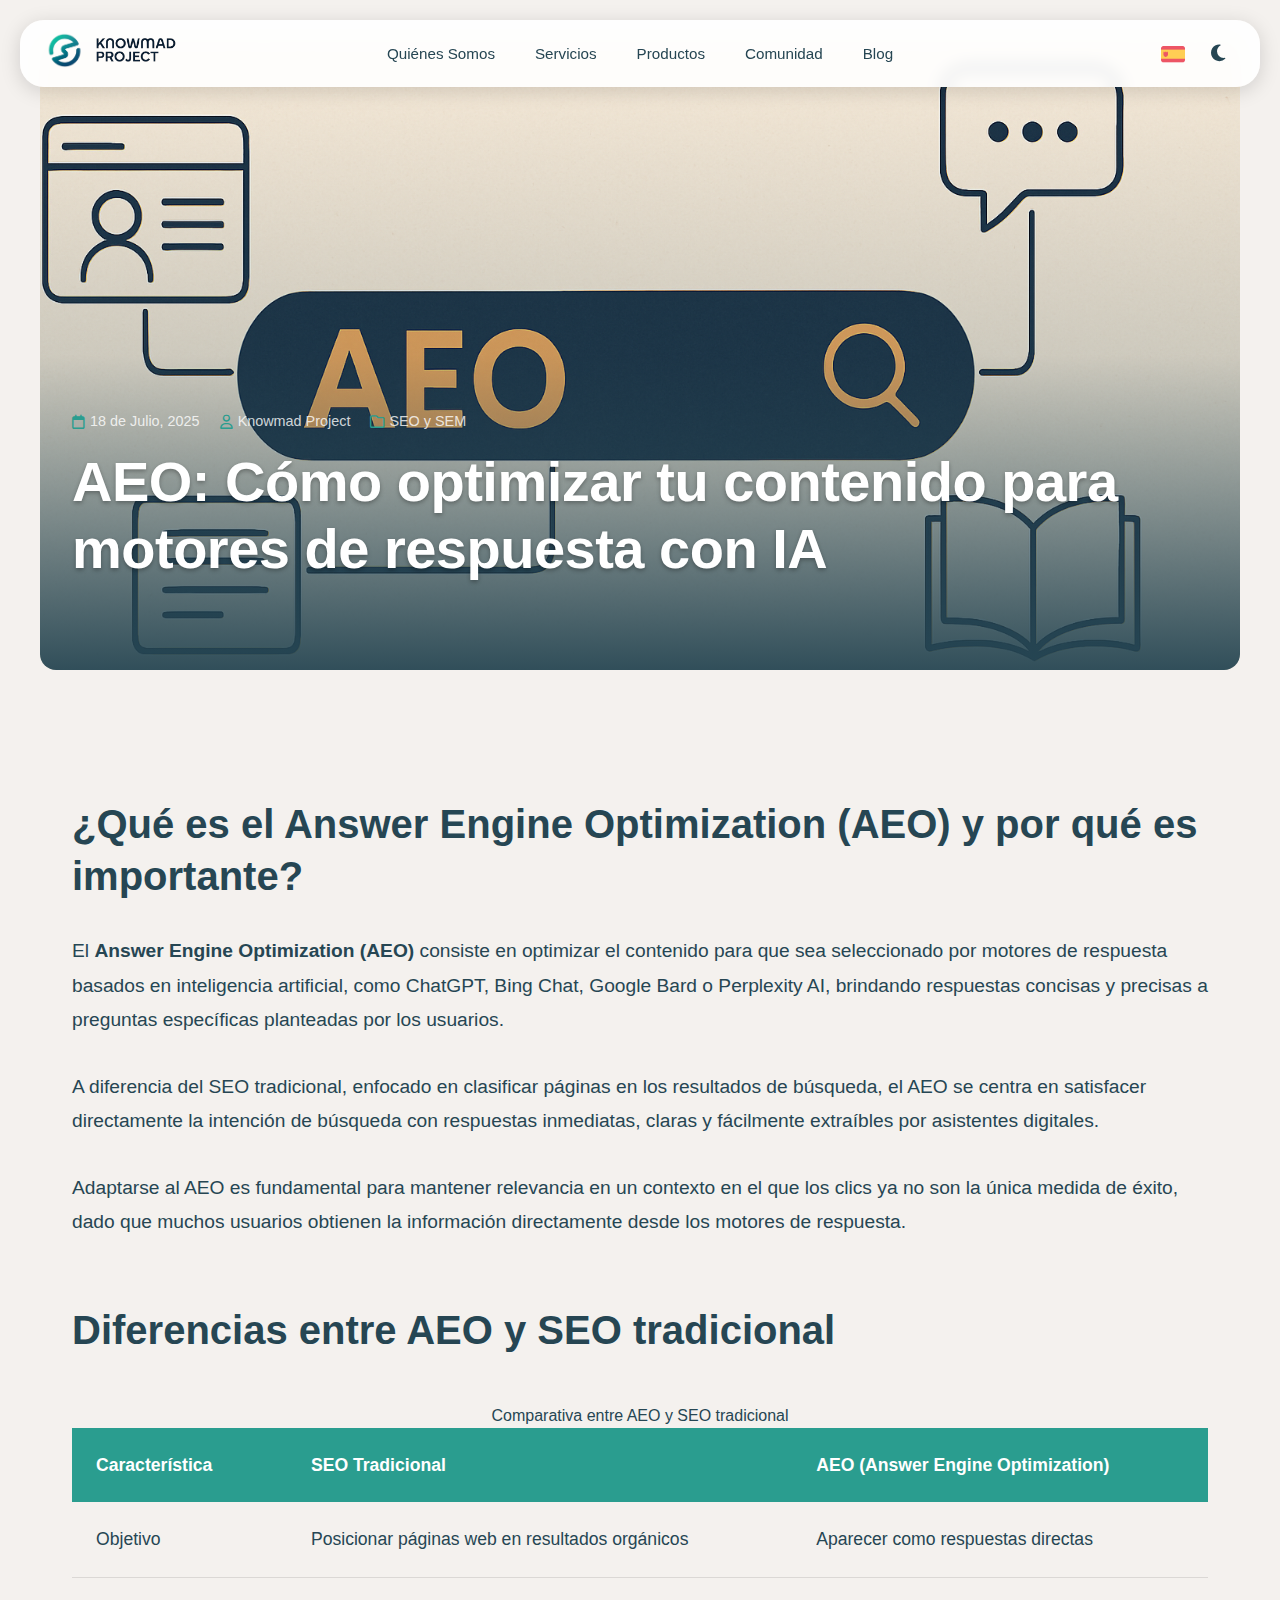
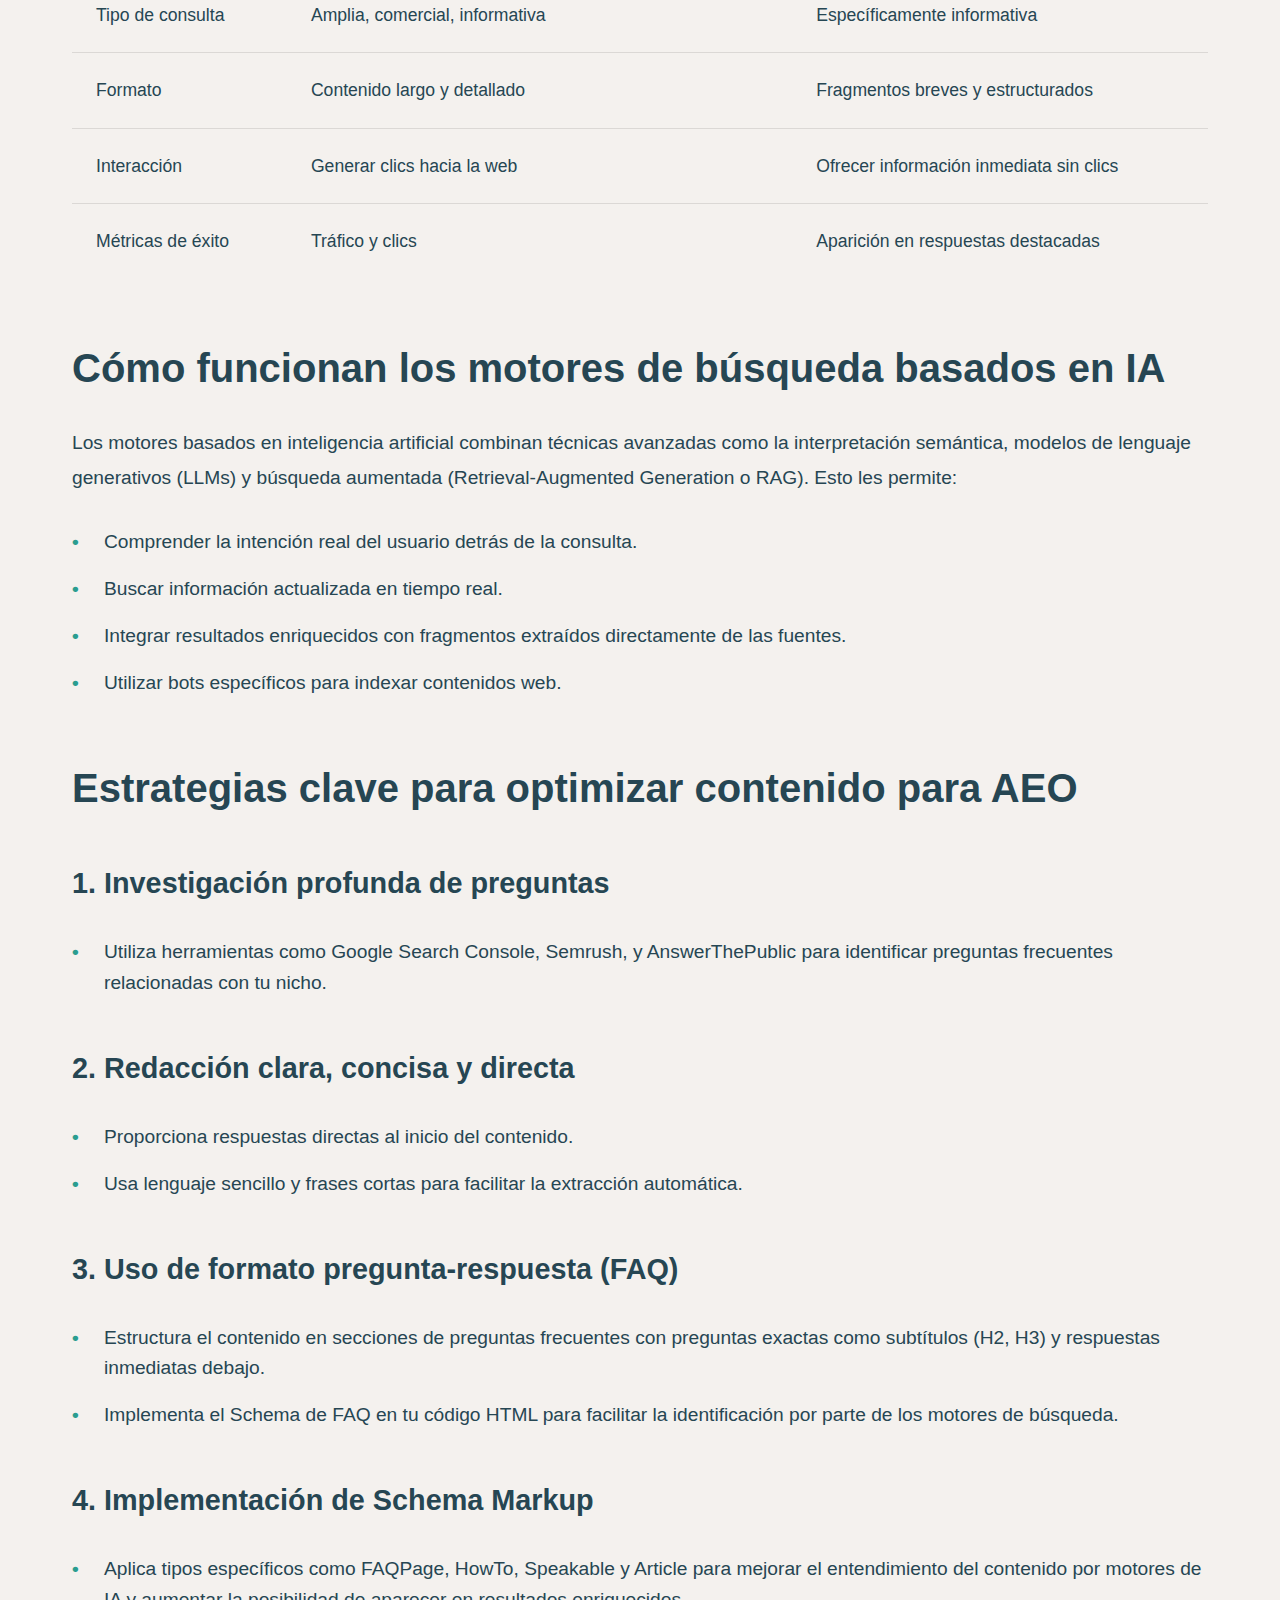
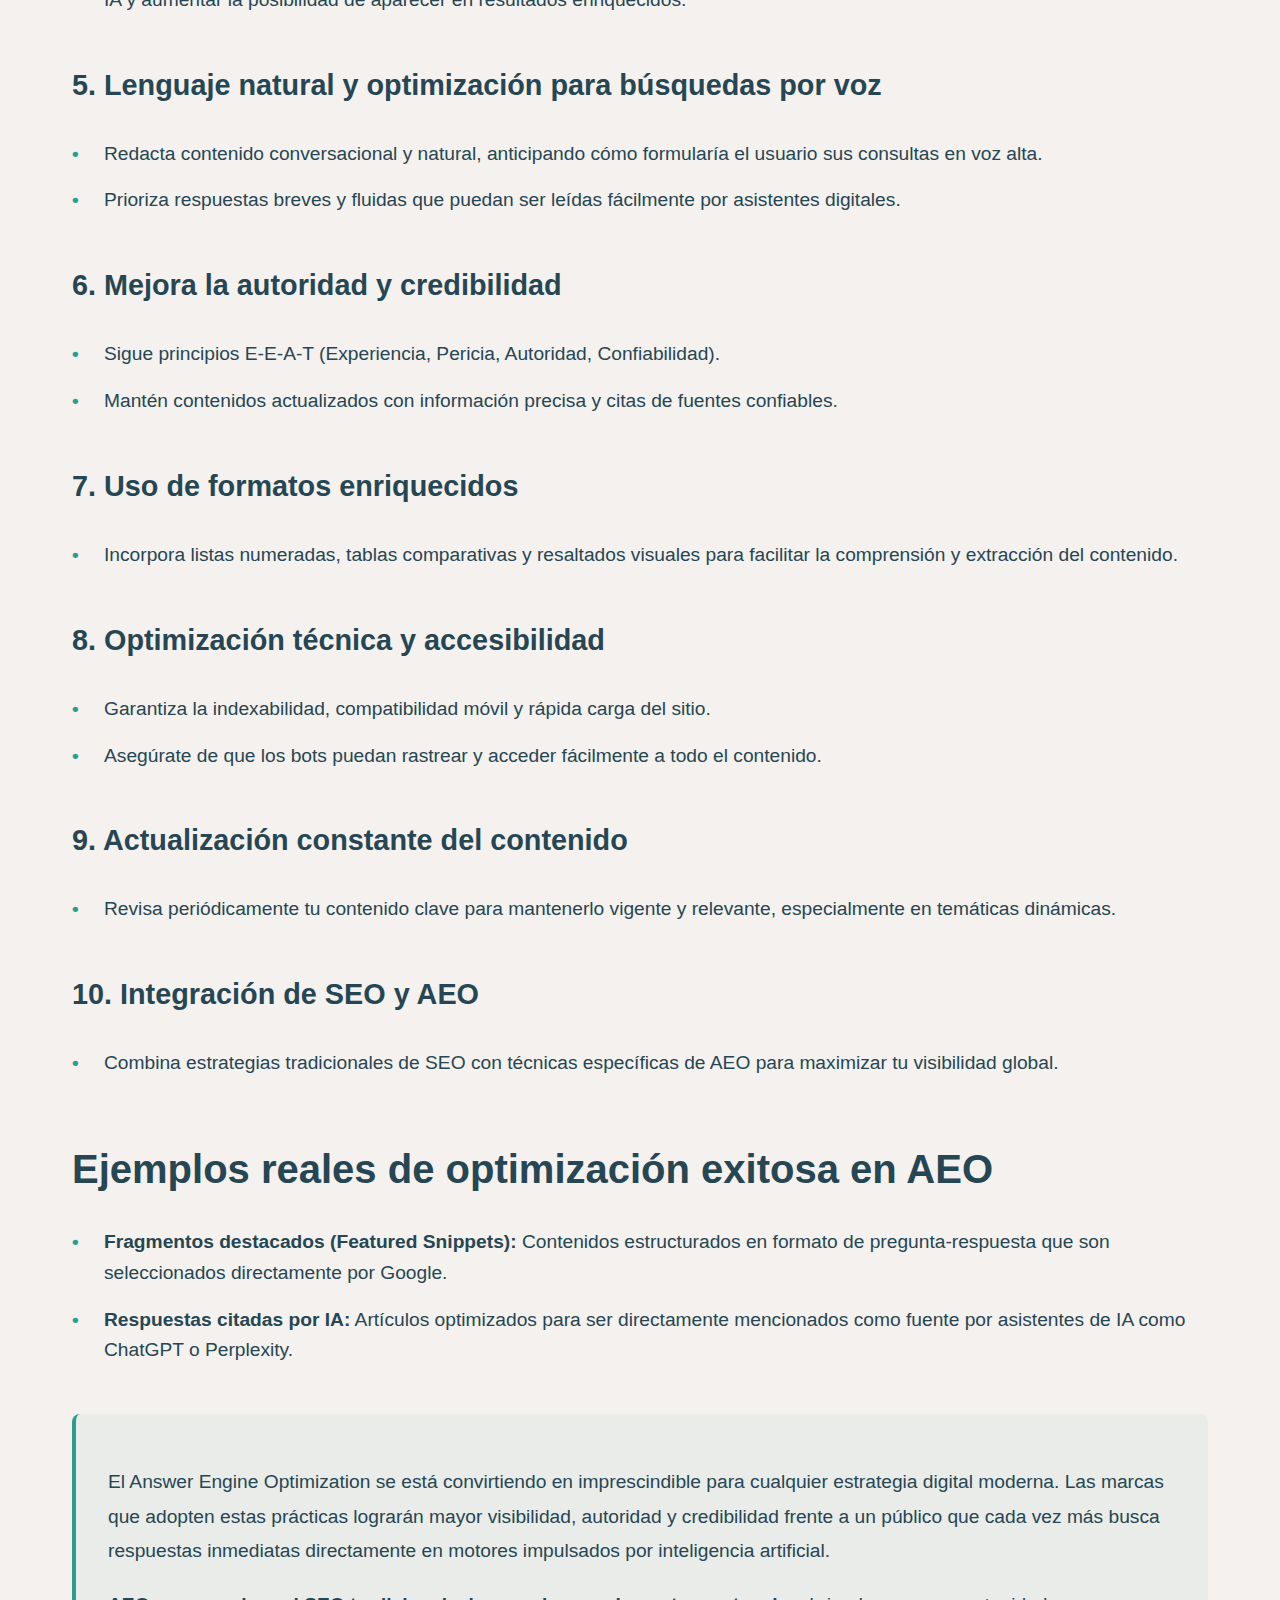
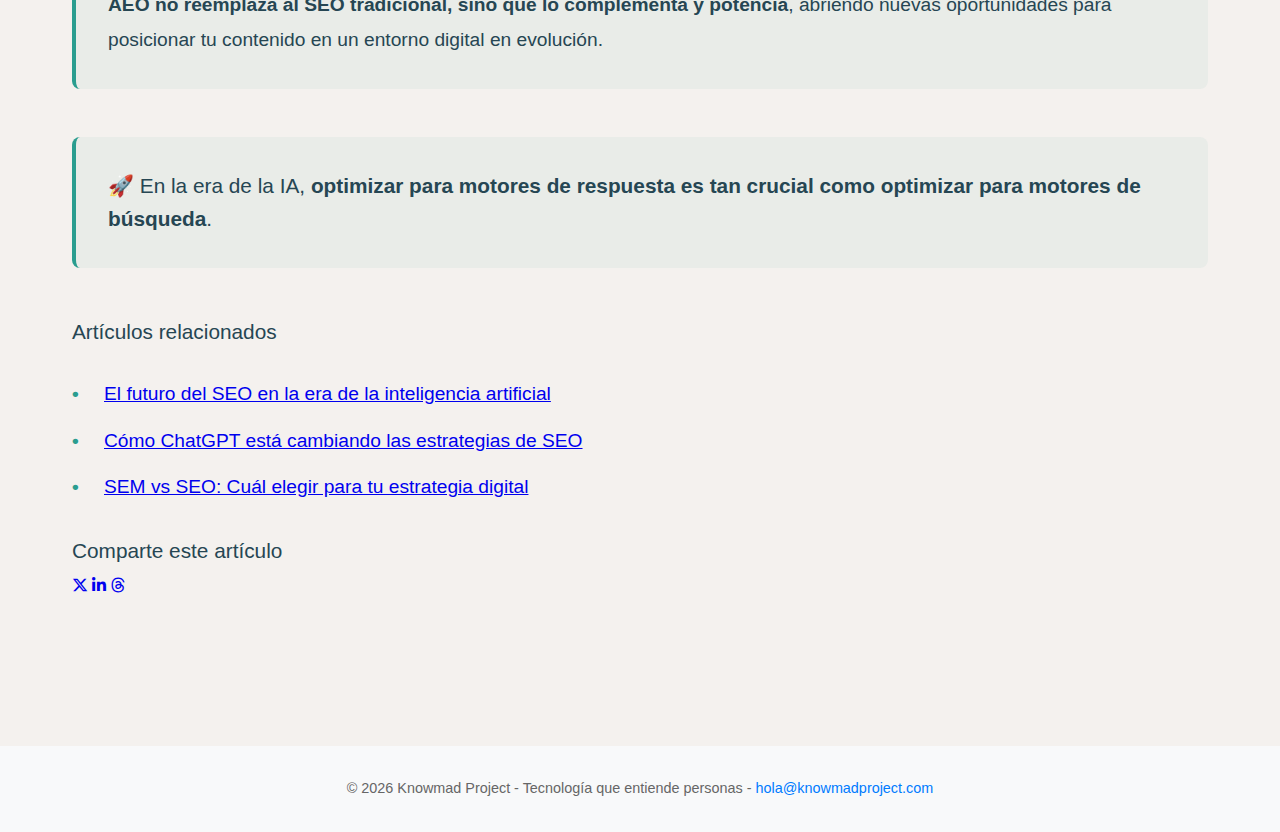
<file: blog-aeo-optimizar-contenido-motores-ia.html>
<!DOCTYPE html>
<html lang="es">
<head>
    <meta charset="UTF-8">
    <meta name="viewport" content="width=device-width, initial-scale=1.0">
    
    <!-- SEO Básico -->
    <title>AEO: Cómo optimizar tu contenido para motores de respuesta con IA - Knowmad Project</title>
    <meta name="description" content="Guía completa de Answer Engine Optimization (AEO): estrategias para optimizar contenido para motores de respuesta con IA como ChatGPT, Bard y Perplexity.">
    <meta name="author" content="Knowmad Project">
    <meta name="robots" content="index, follow">
    <link rel="canonical" href="https://knowmadproject.com/blog-aeo-optimizar-contenido-motores-ia.html">
    
    <!-- Open Graph / Facebook -->
    <meta property="og:type" content="article">
    <meta property="og:url" content="https://knowmadproject.com/blog-aeo-optimizar-contenido-motores-ia.html">
    <meta property="og:title" content="AEO: Cómo optimizar tu contenido para motores de respuesta con IA">
    <meta property="og:description" content="Descubre las estrategias clave del Answer Engine Optimization para posicionar tu contenido en motores de respuesta basados en inteligencia artificial.">
    <meta property="og:image" content="https://knowmadproject.com/images/blog/AEO-optimizar-contenido-motores-ia.png">
    <meta property="og:site_name" content="Knowmad Project">
    <meta property="article:published_time" content="2025-07-18T13:04:00+00:00">
    <meta property="article:section" content="SEO y SEM">
    <meta property="article:tag" content="AEO, Answer Engine Optimization, SEO, IA, Marketing Digital">
    
    <!-- Twitter Card -->
    <meta name="twitter:card" content="summary_large_image">
    <meta name="twitter:site" content="@knowmadproject">
    <meta name="twitter:title" content="AEO: Guía completa para optimizar contenido para motores de respuesta con IA">
    <meta name="twitter:description" content="Estrategias esenciales de Answer Engine Optimization para destacar en ChatGPT, Bard, Perplexity y otros motores de respuesta basados en IA.">
    <meta name="twitter:image" content="https://knowmadproject.com/images/blog/AEO-optimizar-contenido-motores-ia.png">
    <meta name="twitter:creator" content="@knowmadproject">
    
    <!-- Structured Data / Schema.org -->
    <script type="application/ld+json">
    {
      "@context": "https://schema.org",
      "@type": "BlogPosting",
      "mainEntityOfPage": {
        "@type": "WebPage",
        "@id": "https://knowmadproject.com/blog-aeo-optimizar-contenido-motores-ia.html"
      },
      "headline": "AEO: Cómo optimizar tu contenido para motores de respuesta con IA",
      "description": "Guía completa de Answer Engine Optimization (AEO): estrategias para optimizar contenido para motores de respuesta con IA como ChatGPT, Bard y Perplexity.",
      "image": {
        "@type": "ImageObject",
        "url": "https://knowmadproject.com/images/blog/AEO-optimizar-contenido-motores-ia.png",
        "width": "1200",
        "height": "630"
      },
      "author": {
        "@type": "Organization",
        "name": "Knowmad Project",
        "url": "https://knowmadproject.com"
      },
      "publisher": {
        "@type": "Organization",
        "name": "Knowmad Project",
        "logo": {
          "@type": "ImageObject",
          "url": "https://knowmadproject.com/images/logo/logo.png",
          "width": "180",
          "height": "60"
        }
      },
      "datePublished": "2025-07-18T13:04:00+00:00",
      "dateModified": "2025-07-18T13:04:00+00:00",
      "articleBody": "El Answer Engine Optimization (AEO) consiste en optimizar el contenido para que sea seleccionado por motores de respuesta basados en inteligencia artificial, como ChatGPT, Bing Chat, Google Bard o Perplexity AI, brindando respuestas concisas y precisas a preguntas específicas planteadas por los usuarios.",
      "articleSection": "SEO y SEM"
    }
    </script>
    
    <!-- FAQPage Schema para las preguntas del artículo -->
    <script type="application/ld+json">
    {
      "@context": "https://schema.org",
      "@type": "FAQPage",
      "mainEntity": [
        {
          "@type": "Question",
          "name": "¿Qué es el Answer Engine Optimization (AEO)?",
          "acceptedAnswer": {
            "@type": "Answer",
            "text": "El AEO consiste en optimizar el contenido para que sea seleccionado por motores de respuesta basados en inteligencia artificial, como ChatGPT, Bing Chat, Google Bard o Perplexity AI, brindando respuestas concisas y precisas a preguntas específicas planteadas por los usuarios."
          }
        },
        {
          "@type": "Question",
          "name": "¿Cuáles son las diferencias entre AEO y SEO tradicional?",
          "acceptedAnswer": {
            "@type": "Answer",
            "text": "Mientras el SEO tradicional se enfoca en posicionar páginas web en resultados orgánicos, el AEO se centra en aparecer como respuestas directas en motores de IA. El AEO requiere contenido más estructurado, breve y específicamente informativo."
          }
        },
        {
          "@type": "Question",
          "name": "¿Cuáles son las estrategias clave para optimizar contenido para AEO?",
          "acceptedAnswer": {
            "@type": "Answer",
            "text": "Las estrategias incluyen: investigación profunda de preguntas, redacción clara y directa, uso de formato FAQ, implementación de Schema Markup, optimización para búsquedas por voz, mejora de autoridad y credibilidad, y actualización constante del contenido."
          }
        }
      ]
    }
    </script>
    
    <!-- Optimización para navegadores y dispositivos -->
    <meta name="theme-color" content="#ffffff">
    <meta name="apple-mobile-web-app-capable" content="yes">
    <meta name="apple-mobile-web-app-status-bar-style" content="black-translucent">
    
    <!-- Preconexiones para optimizar velocidad -->
    <link rel="preconnect" href="https://cdnjs.cloudflare.com">
    <link rel="preconnect" href="https://fonts.googleapis.com">
    
    <!-- CSS -->
    <link rel="stylesheet" href="css/knowmad-style.css">
    <link rel="stylesheet" href="css/post.css">
    <link rel="stylesheet" href="https://cdnjs.cloudflare.com/ajax/libs/font-awesome/6.5.1/css/all.min.css">
    
    <!-- Favicon -->
    <link rel="icon" href="images/logo/favicon.png" type="image/png">
    
    <!-- Cargar los componentes -->
    <script type="module" src="js/components.js"></script>
</head>
<body>
    <main class="container">
        <article class="blog-post" itemscope itemtype="https://schema.org/BlogPosting">
            <meta itemprop="datePublished" content="2025-07-18T13:04:00+00:00">
            <meta itemprop="dateModified" content="2025-07-18T13:04:00+00:00">
            <meta itemprop="author" content="Knowmad Project">
            <meta itemprop="publisher" content="Knowmad Project">
            
            <div class="blog-post-cover">
                <img src="images/blog/AEO-optimizar-contenido-motores-ia.png" alt="AEO: Cómo optimizar tu contenido para motores de respuesta con IA" itemprop="image">
                <div class="blog-post-cover-overlay"></div>
                <div class="blog-post-header">
                    <div class="blog-post-meta">
                        <span><i class="far fa-calendar"></i> <span id="post-date" data-post-id="aeo-optimizar-contenido">18 de Julio, 2025</span></span>
                        <span><i class="far fa-user"></i> <span id="post-author" data-post-id="aeo-optimizar-contenido">Knowmad Project</span></span>
                        <span><i class="far fa-folder"></i> <a href="/blog.html#seo-sem">SEO y SEM</a></span>
                    </div>
                    <h1 class="blog-post-title" itemprop="headline">AEO: Cómo optimizar tu contenido para motores de respuesta con IA</h1>
                </div>
            </div>
            
            <div class="blog-post-content" itemprop="articleBody">
                <h2 class="blog-heading" id="que-es-aeo">¿Qué es el Answer Engine Optimization (AEO) y por qué es importante?</h2>
                
                <p>El <strong>Answer Engine Optimization (AEO)</strong> consiste en optimizar el contenido para que sea seleccionado por motores de respuesta basados en inteligencia artificial, como ChatGPT, Bing Chat, Google Bard o Perplexity AI, brindando respuestas concisas y precisas a preguntas específicas planteadas por los usuarios.</p>
                
                <p>A diferencia del SEO tradicional, enfocado en clasificar páginas en los resultados de búsqueda, el AEO se centra en satisfacer directamente la intención de búsqueda con respuestas inmediatas, claras y fácilmente extraíbles por asistentes digitales.</p>
                
                <p>Adaptarse al AEO es fundamental para mantener relevancia en un contexto en el que los clics ya no son la única medida de éxito, dado que muchos usuarios obtienen la información directamente desde los motores de respuesta.</p>
                
                <h2 class="blog-heading" id="diferencias-aeo-seo">Diferencias entre AEO y SEO tradicional</h2>
                
                <div class="table-container">
                    <table>
                        <caption>Comparativa entre AEO y SEO tradicional</caption>
                        <thead>
                            <tr>
                                <th scope="col">Característica</th>
                                <th scope="col">SEO Tradicional</th>
                                <th scope="col">AEO (Answer Engine Optimization)</th>
                            </tr>
                        </thead>
                        <tbody>
                            <tr>
                                <td>Objetivo</td>
                                <td>Posicionar páginas web en resultados orgánicos</td>
                                <td>Aparecer como respuestas directas</td>
                            </tr>
                            <tr>
                                <td>Tipo de consulta</td>
                                <td>Amplia, comercial, informativa</td>
                                <td>Específicamente informativa</td>
                            </tr>
                            <tr>
                                <td>Formato</td>
                                <td>Contenido largo y detallado</td>
                                <td>Fragmentos breves y estructurados</td>
                            </tr>
                            <tr>
                                <td>Interacción</td>
                                <td>Generar clics hacia la web</td>
                                <td>Ofrecer información inmediata sin clics</td>
                            </tr>
                            <tr>
                                <td>Métricas de éxito</td>
                                <td>Tráfico y clics</td>
                                <td>Aparición en respuestas destacadas</td>
                            </tr>
                        </tbody>
                    </table>
                </div>
                
                <h2 class="blog-heading" id="como-funcionan-motores-ia">Cómo funcionan los motores de búsqueda basados en IA</h2>
                
                <p>Los motores basados en inteligencia artificial combinan técnicas avanzadas como la interpretación semántica, modelos de lenguaje generativos (LLMs) y búsqueda aumentada (Retrieval-Augmented Generation o RAG). Esto les permite:</p>
                
                <ul>
                    <li>Comprender la intención real del usuario detrás de la consulta.</li>
                    <li>Buscar información actualizada en tiempo real.</li>
                    <li>Integrar resultados enriquecidos con fragmentos extraídos directamente de las fuentes.</li>
                    <li>Utilizar bots específicos para indexar contenidos web.</li>
                </ul>
                
                <h2 class="blog-heading" id="estrategias-clave-aeo">Estrategias clave para optimizar contenido para AEO</h2>
                
                <h3 class="blog-subheading" id="investigacion-preguntas">1. Investigación profunda de preguntas</h3>
                <ul>
                    <li>Utiliza herramientas como Google Search Console, Semrush, y AnswerThePublic para identificar preguntas frecuentes relacionadas con tu nicho.</li>
                </ul>
                
                <h3 class="blog-subheading" id="redaccion-clara">2. Redacción clara, concisa y directa</h3>
                <ul>
                    <li>Proporciona respuestas directas al inicio del contenido.</li>
                    <li>Usa lenguaje sencillo y frases cortas para facilitar la extracción automática.</li>
                </ul>
                
                <h3 class="blog-subheading" id="formato-faq">3. Uso de formato pregunta-respuesta (FAQ)</h3>
                <ul>
                    <li>Estructura el contenido en secciones de preguntas frecuentes con preguntas exactas como subtítulos (H2, H3) y respuestas inmediatas debajo.</li>
                    <li>Implementa el Schema de FAQ en tu código HTML para facilitar la identificación por parte de los motores de búsqueda.</li>
                </ul>
                
                <h3 class="blog-subheading" id="schema-markup">4. Implementación de Schema Markup</h3>
                <ul>
                    <li>Aplica tipos específicos como FAQPage, HowTo, Speakable y Article para mejorar el entendimiento del contenido por motores de IA y aumentar la posibilidad de aparecer en resultados enriquecidos.</li>
                </ul>
                
                <h3 class="blog-subheading" id="lenguaje-natural">5. Lenguaje natural y optimización para búsquedas por voz</h3>
                <ul>
                    <li>Redacta contenido conversacional y natural, anticipando cómo formularía el usuario sus consultas en voz alta.</li>
                    <li>Prioriza respuestas breves y fluidas que puedan ser leídas fácilmente por asistentes digitales.</li>
                </ul>
                
                <h3 class="blog-subheading" id="autoridad-credibilidad">6. Mejora la autoridad y credibilidad</h3>
                <ul>
                    <li>Sigue principios E-E-A-T (Experiencia, Pericia, Autoridad, Confiabilidad).</li>
                    <li>Mantén contenidos actualizados con información precisa y citas de fuentes confiables.</li>
                </ul>
                
                <h3 class="blog-subheading" id="formatos-enriquecidos">7. Uso de formatos enriquecidos</h3>
                <ul>
                    <li>Incorpora listas numeradas, tablas comparativas y resaltados visuales para facilitar la comprensión y extracción del contenido.</li>
                </ul>
                
                <h3 class="blog-subheading" id="optimizacion-tecnica">8. Optimización técnica y accesibilidad</h3>
                <ul>
                    <li>Garantiza la indexabilidad, compatibilidad móvil y rápida carga del sitio.</li>
                    <li>Asegúrate de que los bots puedan rastrear y acceder fácilmente a todo el contenido.</li>
                </ul>
                
                <h3 class="blog-subheading" id="actualizacion-contenido">9. Actualización constante del contenido</h3>
                <ul>
                    <li>Revisa periódicamente tu contenido clave para mantenerlo vigente y relevante, especialmente en temáticas dinámicas.</li>
                </ul>
                
                <h3 class="blog-subheading" id="integracion-seo-aeo">10. Integración de SEO y AEO</h3>
                <ul>
                    <li>Combina estrategias tradicionales de SEO con técnicas específicas de AEO para maximizar tu visibilidad global.</li>
                </ul>
                
                <h2 class="blog-heading" id="ejemplos-reales-optimizacion">Ejemplos reales de optimización exitosa en AEO</h2>
                
                <ul>
                    <li><strong>Fragmentos destacados (Featured Snippets):</strong> Contenidos estructurados en formato de pregunta-respuesta que son seleccionados directamente por Google.</li>
                    <li><strong>Respuestas citadas por IA:</strong> Artículos optimizados para ser directamente mencionados como fuente por asistentes de IA como ChatGPT o Perplexity.</li>
                </ul>
                
                <div class="highlight-box">
                    <p>El Answer Engine Optimization se está convirtiendo en imprescindible para cualquier estrategia digital moderna. Las marcas que adopten estas prácticas lograrán mayor visibilidad, autoridad y credibilidad frente a un público que cada vez más busca respuestas inmediatas directamente en motores impulsados por inteligencia artificial.</p>
                    <p><strong>AEO no reemplaza al SEO tradicional, sino que lo complementa y potencia</strong>, abriendo nuevas oportunidades para posicionar tu contenido en un entorno digital en evolución.</p>
                </div>
                
                <blockquote cite="https://knowmadproject.com/blog-aeo-optimizar-contenido-motores-ia.html">
                    🚀 En la era de la IA, <strong>optimizar para motores de respuesta es tan crucial como optimizar para motores de búsqueda</strong>.
                </blockquote>
                

                
                <nav class="post-navigation" aria-label="Más artículos relacionados">
                    <h3>Artículos relacionados</h3>
                    <ul>
                        <li><a href="/blog-seo-ia-futuro.html">El futuro del SEO en la era de la inteligencia artificial</a></li>
                        <li><a href="/blog-chatgpt-seo.html">Cómo ChatGPT está cambiando las estrategias de SEO</a></li>
                        <li><a href="/blog-sem-vs-seo.html">SEM vs SEO: Cuál elegir para tu estrategia digital</a></li>
                    </ul>
                </nav>
                
                <div class="share-buttons">
                    <h3>Comparte este artículo</h3>
                    <a href="https://x.com/intent/tweet?url=https://knowmadproject.com/blog-aeo-optimizar-contenido-motores-ia.html&text=AEO: Cómo optimizar tu contenido para motores de respuesta con IA" aria-label="Compartir en X" rel="nofollow noopener" target="_blank"><i class="fa-brands fa-x-twitter"></i></a>
                    <a href="https://www.linkedin.com/shareArticle?mini=true&url=https://knowmadproject.com/blog-aeo-optimizar-contenido-motores-ia.html&title=AEO: Cómo optimizar tu contenido para motores de respuesta con IA&summary=Guía completa de Answer Engine Optimization para destacar en motores de respuesta basados en IA&source=Knowmad Project" aria-label="Compartir en LinkedIn" rel="nofollow noopener" target="_blank"><i class="fa-brands fa-linkedin-in"></i></a>
                    <a href="https://www.threads.net/intent/post?text=AEO: Cómo optimizar tu contenido para motores de respuesta con IA - https://knowmadproject.com/blog-aeo-optimizar-contenido-motores-ia.html" aria-label="Compartir en Threads" rel="nofollow noopener" target="_blank"><i class="fa-brands fa-threads"></i></a>
                </div>
            </div>
        </article>
    </main>
    
    <!-- Breadcrumbs estructurados -->
    <script type="application/ld+json">
    {
      "@context": "https://schema.org",
      "@type": "BreadcrumbList",
      "itemListElement": [
        {
          "@type": "ListItem",
          "position": 1,
          "name": "Inicio",
          "item": "https://knowmadproject.com/"
        },
        {
          "@type": "ListItem",
          "position": 2,
          "name": "Blog",
          "item": "https://knowmadproject.com/blog.html"
        },
        {
          "@type": "ListItem",
          "position": 3,
          "name": "SEO y SEM",
          "item": "https://knowmadproject.com/blog.html#seo-sem"
        },
        {
          "@type": "ListItem",
          "position": 4,
          "name": "AEO: Cómo optimizar tu contenido para motores de respuesta con IA",
          "item": "https://knowmadproject.com/blog-aeo-optimizar-contenido-motores-ia.html"
        }
      ]
    }
    </script>
</body>
</html>
</file>
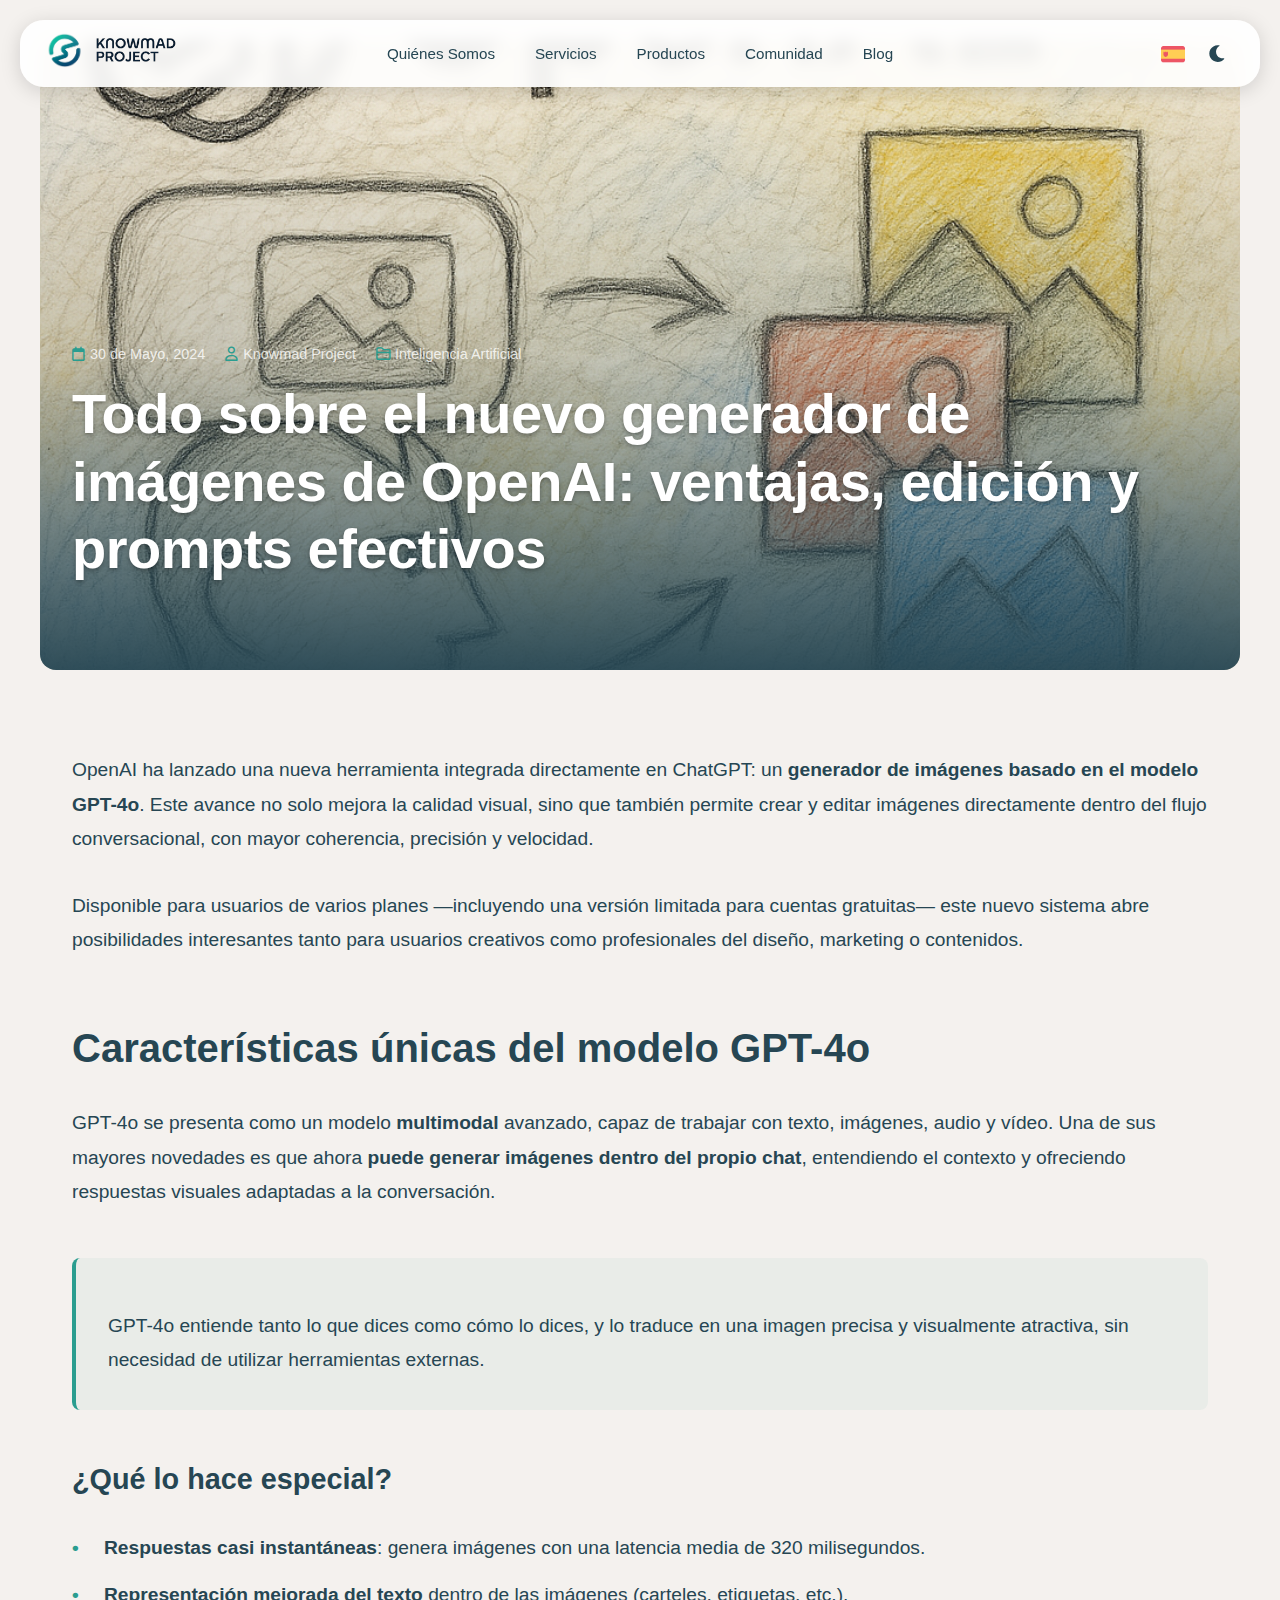
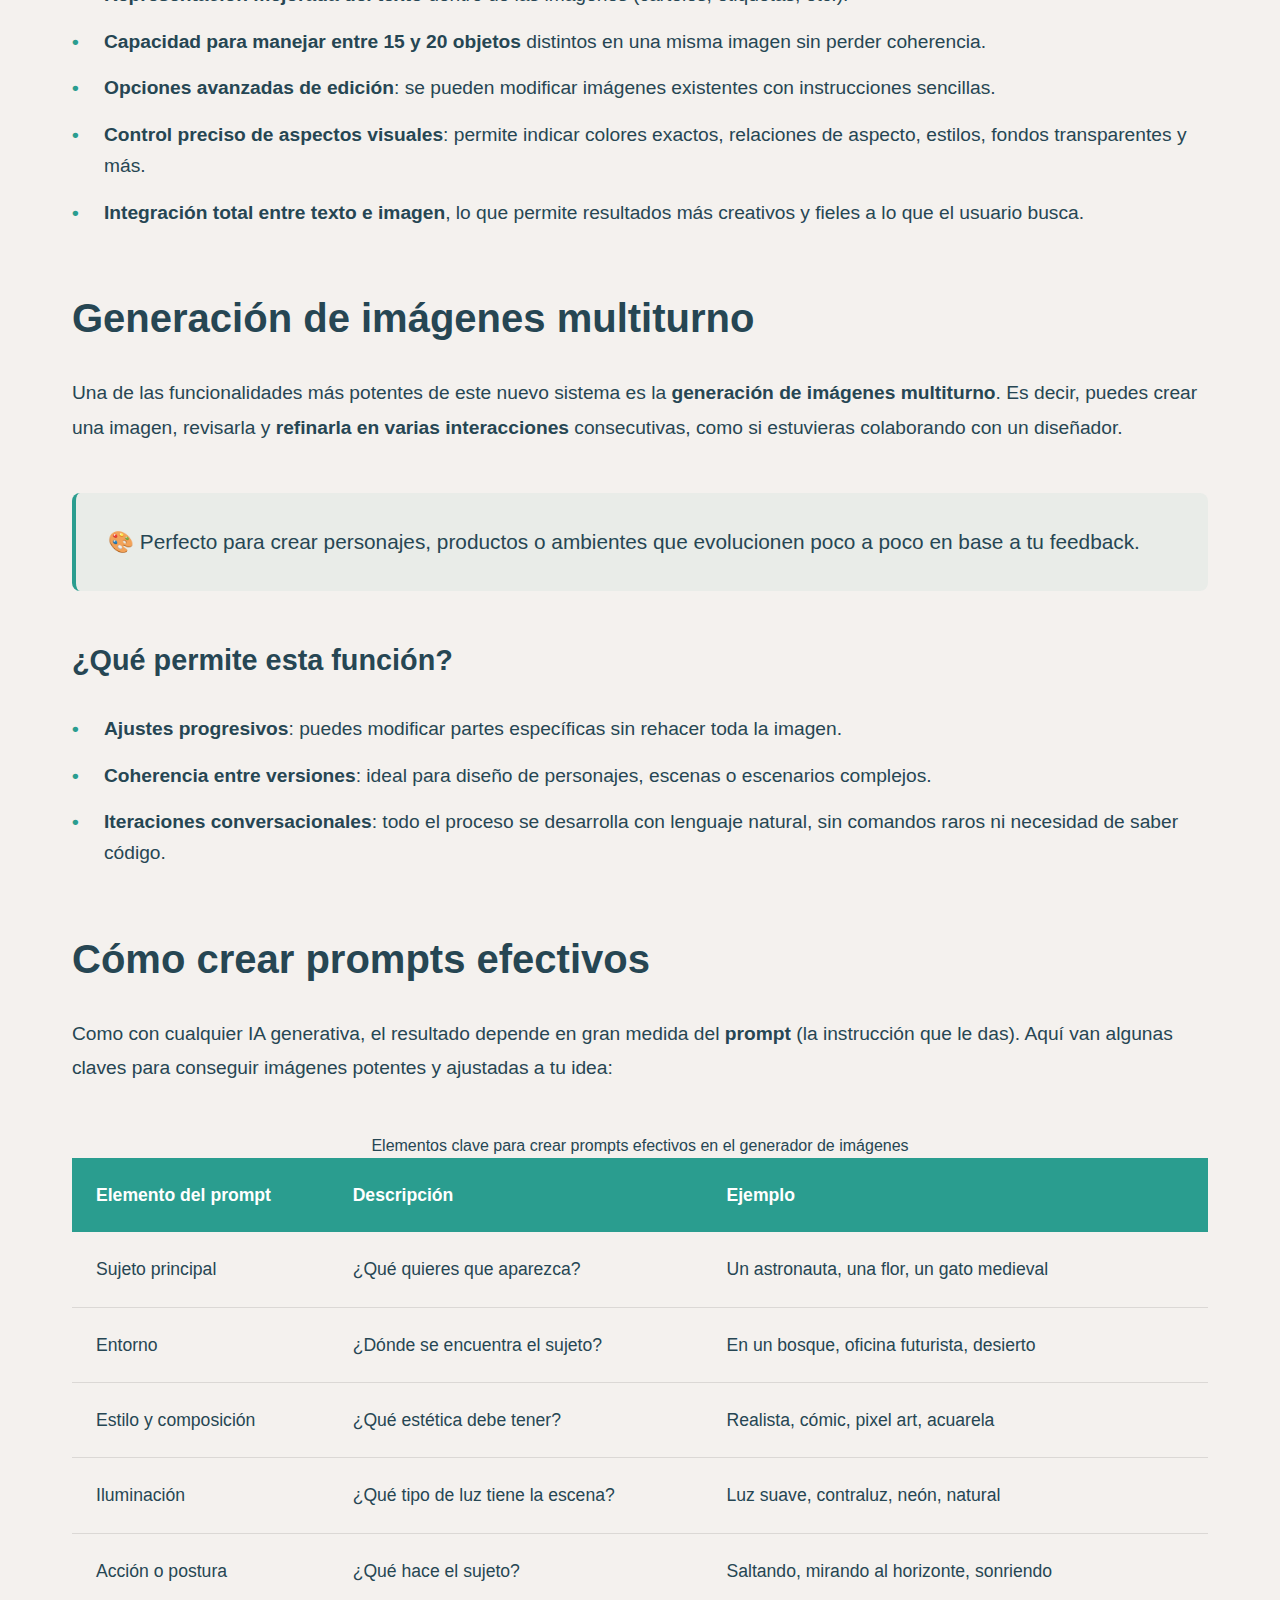
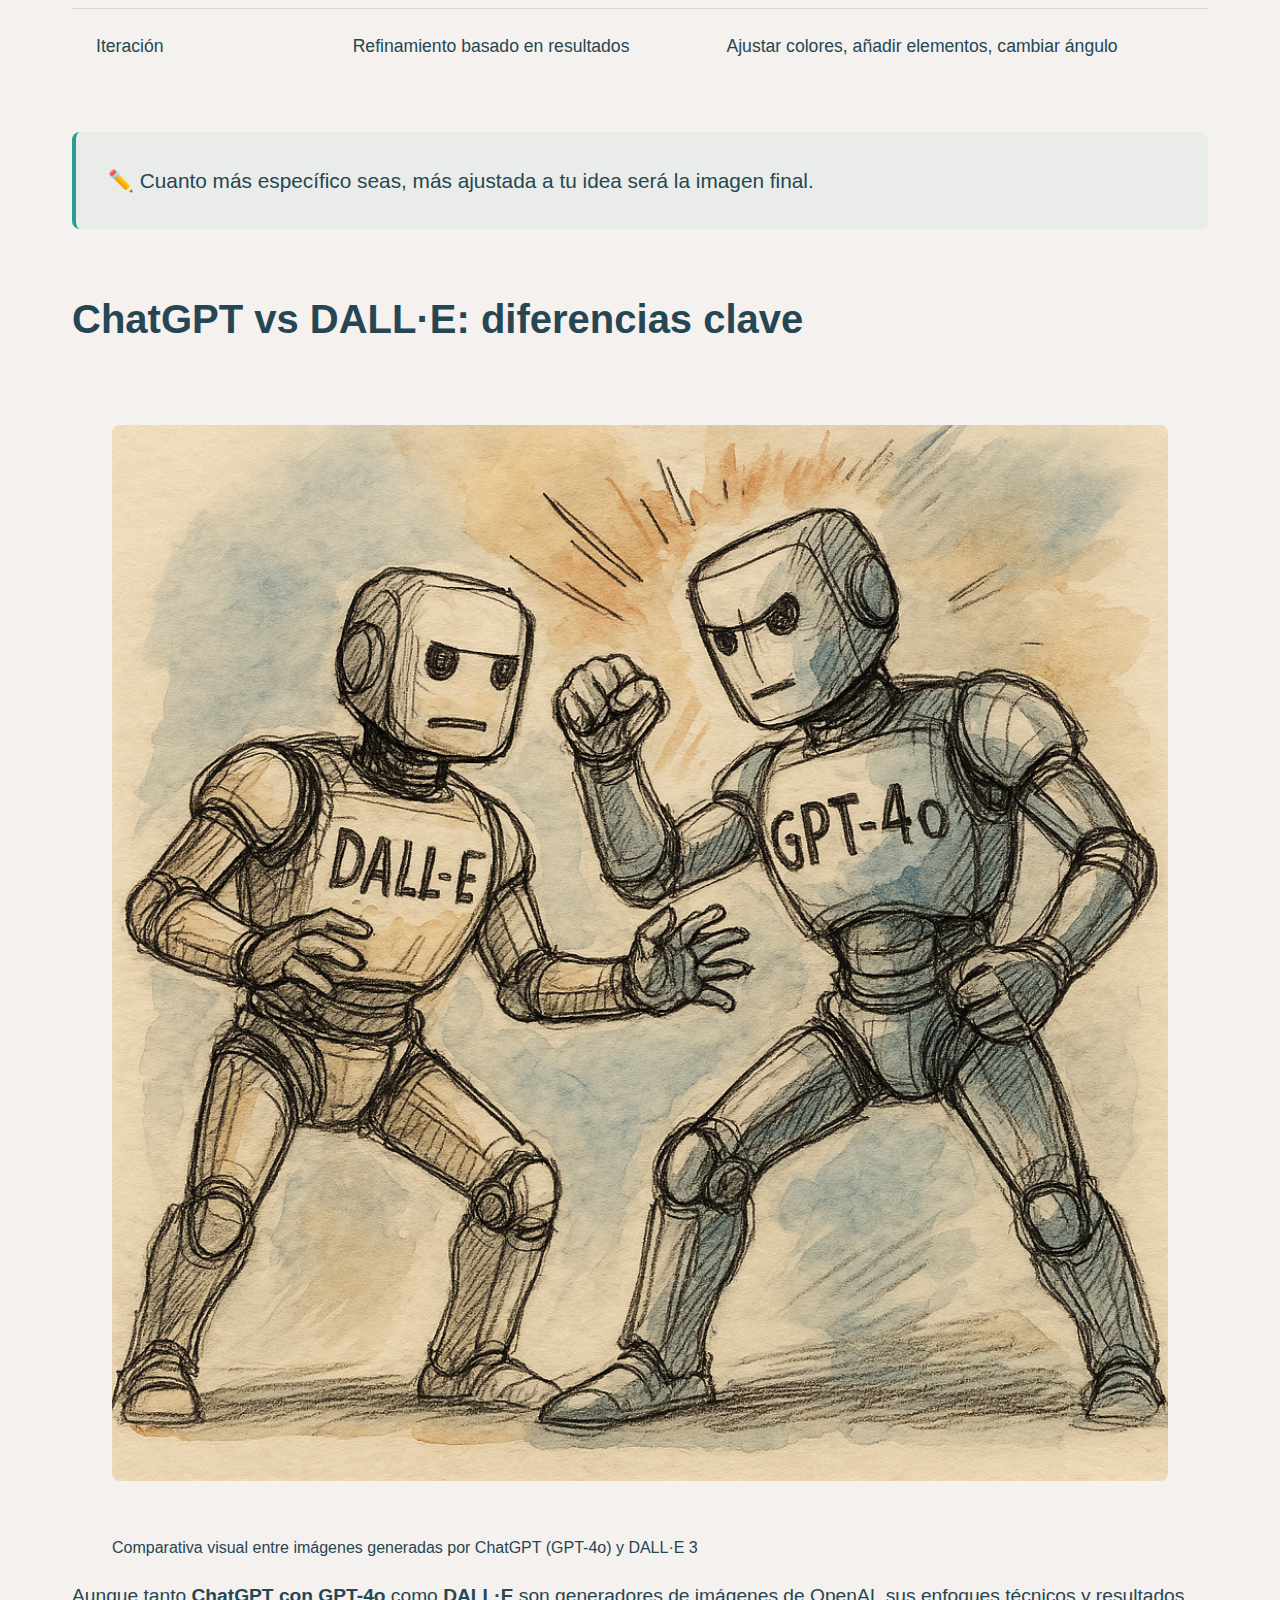
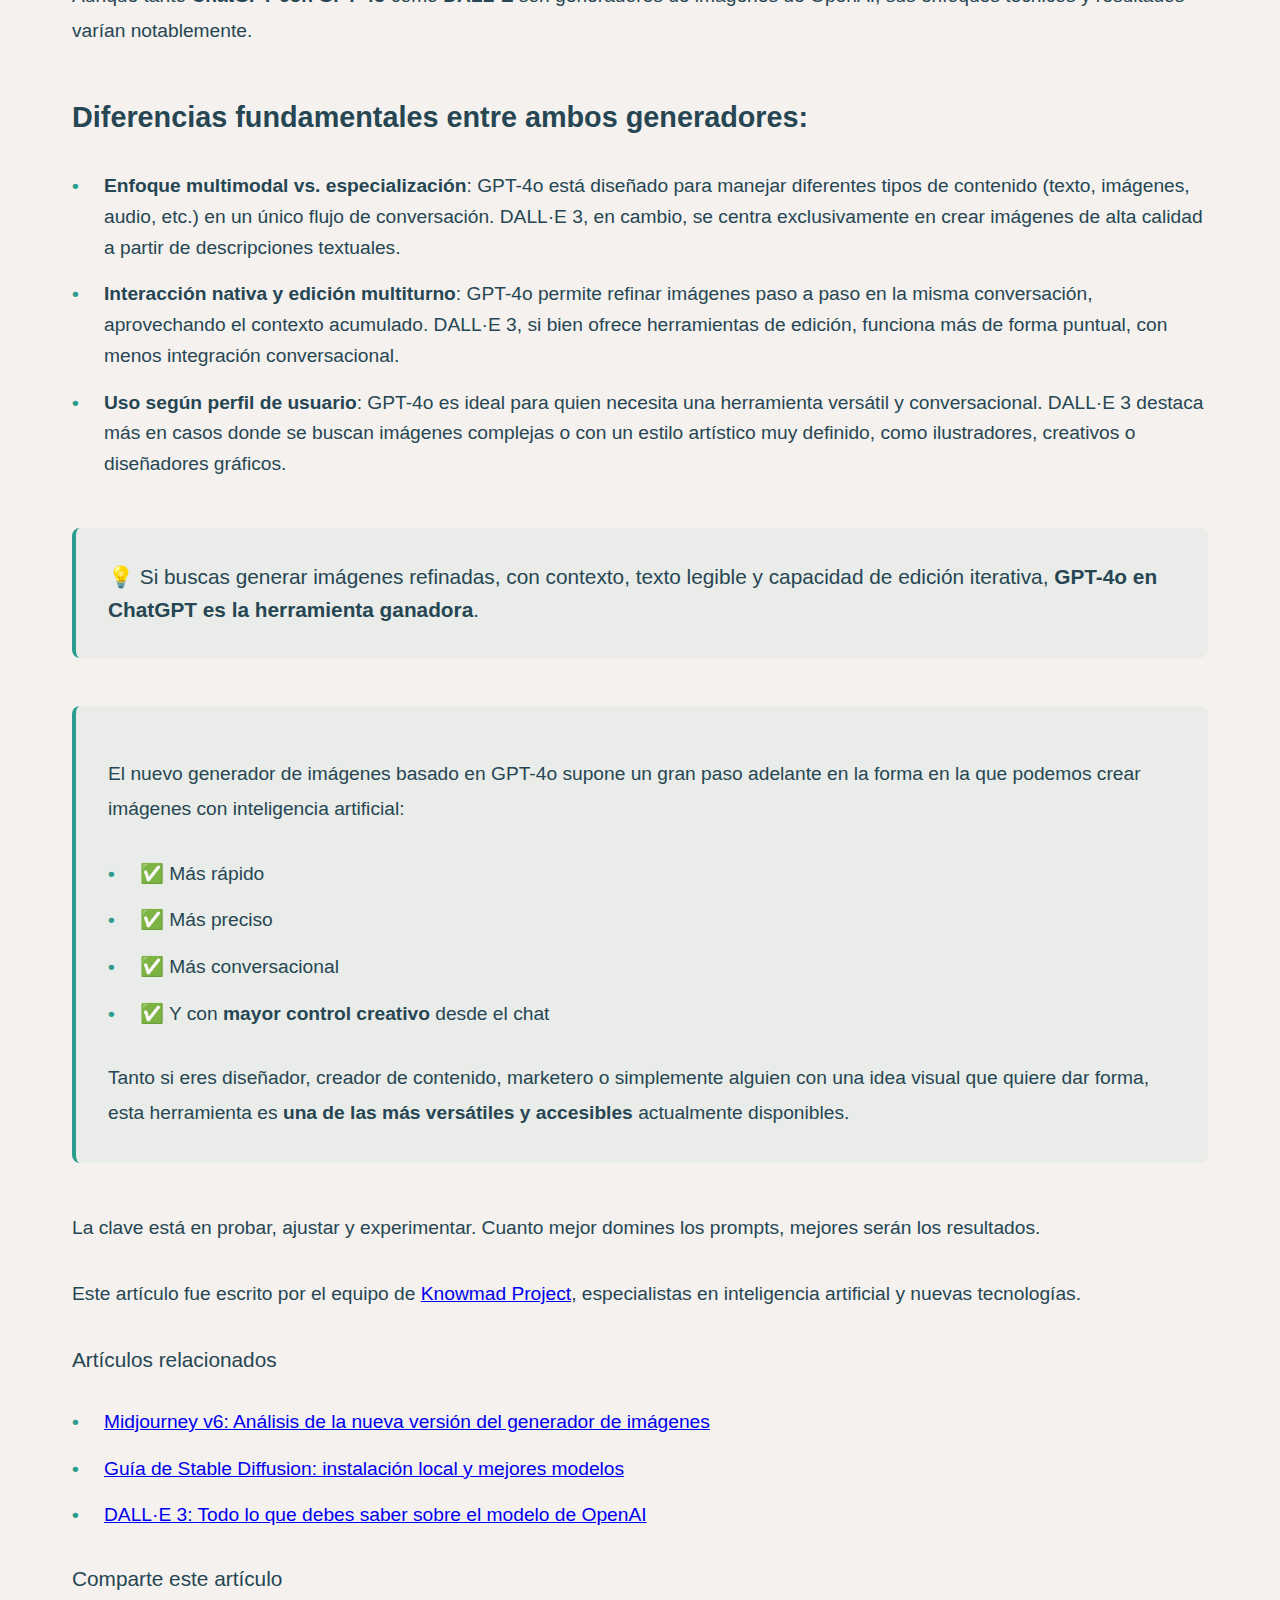
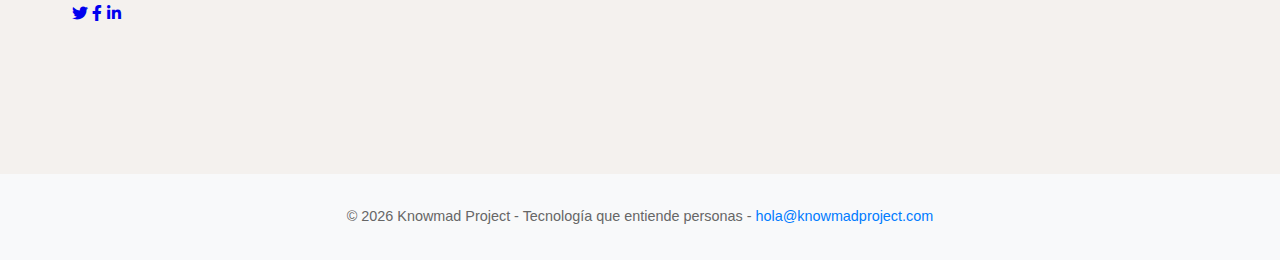
<file: blog-generador-imagenes-openai.html>
<!DOCTYPE html>
<html lang="es">
<head>
    <meta charset="UTF-8">
    <meta name="viewport" content="width=device-width, initial-scale=1.0">
    
    <!-- SEO Básico -->
    <title>Todo sobre el nuevo generador de imágenes de OpenAI: ventajas, edición y prompts efectivos | Knowmad Project</title>
    <meta name="description" content="Guía completa del nuevo generador de imágenes en ChatGPT con GPT-4o: características, ventajas sobre DALL·E, consejos para prompts efectivos y funciones de edición multiturno.">
    <meta name="keywords" content="generador de imágenes OpenAI, GPT-4o imágenes, IA generativa, prompts efectivos, edición de imágenes IA, ChatGPT vs DALL·E, AI image generation, IA multimodal">
    <meta name="author" content="Knowmad Project">
    <meta name="robots" content="index, follow">
    <link rel="canonical" href="https://knowmadproject.com/blog-generador-imagenes-openai.html">
    
    <!-- Open Graph / Facebook -->
    <meta property="og:type" content="article">
    <meta property="og:url" content="https://knowmadproject.com/blog-generador-imagenes-openai.html">
    <meta property="og:title" content="Nuevo generador de imágenes de OpenAI: guía completa y ventajas">
    <meta property="og:description" content="Todo sobre el nuevo sistema integrado en ChatGPT para generar imágenes con GPT-4o: cómo usarlo, ventajas respecto a DALL·E y consejos para prompts efectivos.">
    <meta property="og:image" content="https://knowmadproject.com/images/blog/generador-imagenes-openai-gpt4o.png">
    <meta property="og:site_name" content="Knowmad Project">
    <meta property="article:published_time" content="2024-05-30T12:00:00+00:00">
    <meta property="article:section" content="Inteligencia Artificial">
    <meta property="article:tag" content="OpenAI, generador de imágenes, IA, ChatGPT, GPT-4o">
    
    <!-- Twitter Card -->
    <meta name="twitter:card" content="summary_large_image">
    <meta name="twitter:site" content="@knowmadproject">
    <meta name="twitter:title" content="Guía completa del nuevo generador de imágenes integrado en ChatGPT">
    <meta name="twitter:description" content="Descubre cómo el nuevo generador de GPT-4o en ChatGPT ofrece creación y edición de imágenes más ágil, contextual y con mejor representación de texto.">
    <meta name="twitter:image" content="https://knowmadproject.com/images/blog/generador-imagenes-openai-gpt4o.png">
    <meta name="twitter:creator" content="@knowmadproject">
    
    <!-- Structured Data / Schema.org -->
    <script type="application/ld+json">
    {
      "@context": "https://schema.org",
      "@type": "BlogPosting",
      "mainEntityOfPage": {
        "@type": "WebPage",
        "@id": "https://knowmadproject.com/blog-generador-imagenes-openai.html"
      },
      "headline": "Todo sobre el nuevo generador de imágenes de OpenAI: ventajas, edición y prompts efectivos",
      "description": "Guía completa del nuevo generador de imágenes en ChatGPT con GPT-4o: características, ventajas sobre DALL·E, consejos para prompts efectivos y funciones de edición multiturno.",
      "image": {
        "@type": "ImageObject",
        "url": "https://knowmadproject.com/images/blog/generador-imagenes-openai-gpt4o.png",
        "width": "1200",
        "height": "630"
      },
      "author": {
        "@type": "Organization",
        "name": "Knowmad Project",
        "url": "https://knowmadproject.com"
      },
      "publisher": {
        "@type": "Organization",
        "name": "Knowmad Project",
        "logo": {
          "@type": "ImageObject",
          "url": "https://knowmadproject.com/images/logo/logo.png",
          "width": "180",
          "height": "60"
        }
      },
      "datePublished": "2024-05-30T12:00:00+00:00",
      "dateModified": "2024-05-30T12:00:00+00:00",
      "articleBody": "OpenAI ha lanzado una nueva herramienta integrada directamente en ChatGPT: un generador de imágenes basado en el modelo GPT-4o. Este avance no solo mejora la calidad visual, sino que también permite crear y editar imágenes directamente dentro del flujo conversacional, con mayor coherencia, precisión y velocidad.",
      "keywords": "generador imágenes OpenAI, GPT-4o, ChatGPT, prompts efectivos, edición imágenes, DALL·E, IA generativa",
      "articleSection": "Inteligencia Artificial"
    }
    </script>
    
    <!-- FAQPage Schema para las preguntas del artículo -->
    <script type="application/ld+json">
    {
      "@context": "https://schema.org",
      "@type": "FAQPage",
      "mainEntity": [
        {
          "@type": "Question",
          "name": "¿Cuáles son las características únicas del modelo GPT-4o para generar imágenes?",
          "acceptedAnswer": {
            "@type": "Answer",
            "text": "GPT-4o es un modelo multimodal avanzado que puede generar imágenes dentro del propio chat, con respuestas casi instantáneas (320 ms), mejor representación de texto en imágenes, capacidad para manejar hasta 20 objetos distintos, opciones avanzadas de edición e integración total entre texto e imagen."
          }
        },
        {
          "@type": "Question",
          "name": "¿Qué es la generación de imágenes multiturno?",
          "acceptedAnswer": {
            "@type": "Answer",
            "text": "Es una funcionalidad que permite crear una imagen, revisarla y refinarla en varias interacciones consecutivas, posibilitando ajustes progresivos, manteniendo coherencia entre versiones y permitiendo iteraciones conversacionales con lenguaje natural."
          }
        },
        {
          "@type": "Question",
          "name": "¿Cómo se crean prompts efectivos para el generador de imágenes?",
          "acceptedAnswer": {
            "@type": "Answer",
            "text": "Un prompt efectivo debe especificar el sujeto principal (qué aparece), el entorno (dónde), el estilo y composición (estética), la iluminación, la acción o postura del sujeto, y permitir iteración para refinar resultados. Cuanto más específico sea, más ajustada será la imagen final."
          }
        },
        {
          "@type": "Question",
          "name": "¿Cuáles son las diferencias entre el generador de ChatGPT y DALL·E?",
          "acceptedAnswer": {
            "@type": "Answer",
            "text": "La principal diferencia es que GPT-4o es multimodal (trabaja con texto, imágenes, audio y vídeo en un único flujo), permite edición multiturno aprovechando el contexto conversacional, mientras que DALL·E 3 se centra exclusivamente en crear imágenes de alta calidad pero con menos integración conversacional."
          }
        }
      ]
    }
    </script>
    
    <!-- Optimización para navegadores y dispositivos -->
    <meta name="theme-color" content="#ffffff">
    <meta name="apple-mobile-web-app-capable" content="yes">
    <meta name="apple-mobile-web-app-status-bar-style" content="black-translucent">
    
    <!-- Preconexiones para optimizar velocidad -->
    <link rel="preconnect" href="https://cdnjs.cloudflare.com">
    <link rel="preconnect" href="https://fonts.googleapis.com">
    
    <!-- CSS -->
    <link rel="stylesheet" href="css/knowmad-style.css">
    <link rel="stylesheet" href="css/post.css">
    <link rel="stylesheet" href="https://cdnjs.cloudflare.com/ajax/libs/font-awesome/6.0.0/css/all.min.css">
    
    <!-- Favicon -->
    <link rel="icon" href="images/logo/favicon.png" type="image/png">
    
    <!-- Cargar los componentes -->
    <script type="module" src="js/components.js"></script>
</head>
<body>
    <main class="container">
        <article class="blog-post" itemscope itemtype="https://schema.org/BlogPosting">
            <meta itemprop="datePublished" content="2024-05-30T12:00:00+00:00">
            <meta itemprop="dateModified" content="2024-05-30T12:00:00+00:00">
            <meta itemprop="author" content="Knowmad Project">
            <meta itemprop="publisher" content="Knowmad Project">
            
            <div class="blog-post-cover">
                <img src="images/blog/generador-imagenes-openai-gpt4o.png" alt="Generador de imágenes de OpenAI GPT-4o" itemprop="image">
                <div class="blog-post-cover-overlay"></div>
                <div class="blog-post-header">
                    <div class="blog-post-meta">
                        <span><i class="far fa-calendar"></i> <span id="post-date" data-post-id="generador-imagenes-openai">30 de Mayo, 2024</span></span>
                        <span><i class="far fa-user"></i> <span id="post-author" data-post-id="generador-imagenes-openai">Knowmad Project</span></span>
                        <span><i class="far fa-folder"></i> <a href="/blog.html#inteligencia-artificial">Inteligencia Artificial</a></span>
                    </div>
                    <h1 class="blog-post-title" itemprop="headline">Todo sobre el nuevo generador de imágenes de OpenAI: ventajas, edición y prompts efectivos</h1>
                </div>
            </div>
            
            <div class="blog-post-content" itemprop="articleBody">
                <p>OpenAI ha lanzado una nueva herramienta integrada directamente en ChatGPT: un <strong>generador de imágenes basado en el modelo GPT-4o</strong>. Este avance no solo mejora la calidad visual, sino que también permite crear y editar imágenes directamente dentro del flujo conversacional, con mayor coherencia, precisión y velocidad.</p>
                
                <p>Disponible para usuarios de varios planes —incluyendo una versión limitada para cuentas gratuitas— este nuevo sistema abre posibilidades interesantes tanto para usuarios creativos como profesionales del diseño, marketing o contenidos.</p>
                
                <h2 class="blog-heading" id="caracteristicas-gpt4o">Características únicas del modelo GPT-4o</h2>
                <p>GPT-4o se presenta como un modelo <strong>multimodal</strong> avanzado, capaz de trabajar con texto, imágenes, audio y vídeo. Una de sus mayores novedades es que ahora <strong>puede generar imágenes dentro del propio chat</strong>, entendiendo el contexto y ofreciendo respuestas visuales adaptadas a la conversación.</p>
                
                <div class="highlight-box">
                    <p>GPT-4o entiende tanto lo que dices como cómo lo dices, y lo traduce en una imagen precisa y visualmente atractiva, sin necesidad de utilizar herramientas externas.</p>
                </div>
                
                <h3 class="blog-subheading" id="que-lo-hace-especial">¿Qué lo hace especial?</h3>
                <ul>
                    <li><strong>Respuestas casi instantáneas</strong>: genera imágenes con una latencia media de 320 milisegundos.</li>
                    <li><strong>Representación mejorada del texto</strong> dentro de las imágenes (carteles, etiquetas, etc.).</li>
                    <li><strong>Capacidad para manejar entre 15 y 20 objetos</strong> distintos en una misma imagen sin perder coherencia.</li>
                    <li><strong>Opciones avanzadas de edición</strong>: se pueden modificar imágenes existentes con instrucciones sencillas.</li>
                    <li><strong>Control preciso de aspectos visuales</strong>: permite indicar colores exactos, relaciones de aspecto, estilos, fondos transparentes y más.</li>
                    <li><strong>Integración total entre texto e imagen</strong>, lo que permite resultados más creativos y fieles a lo que el usuario busca.</li>
                </ul>
                
                <h2 class="blog-heading" id="generacion-multiturno">Generación de imágenes multiturno</h2>
                <p>Una de las funcionalidades más potentes de este nuevo sistema es la <strong>generación de imágenes multiturno</strong>. Es decir, puedes crear una imagen, revisarla y <strong>refinarla en varias interacciones</strong> consecutivas, como si estuvieras colaborando con un diseñador.</p>
                
                <blockquote cite="https://knowmadproject.com/blog-generador-imagenes-openai.html">
                    🎨 Perfecto para crear personajes, productos o ambientes que evolucionen poco a poco en base a tu feedback.
                </blockquote>
                
                <h3 class="blog-subheading" id="que-permite-funcion">¿Qué permite esta función?</h3>
                <ul>
                    <li><strong>Ajustes progresivos</strong>: puedes modificar partes específicas sin rehacer toda la imagen.</li>
                    <li><strong>Coherencia entre versiones</strong>: ideal para diseño de personajes, escenas o escenarios complejos.</li>
                    <li><strong>Iteraciones conversacionales</strong>: todo el proceso se desarrolla con lenguaje natural, sin comandos raros ni necesidad de saber código.</li>
                </ul>
                
                <h2 class="blog-heading" id="prompts-efectivos">Cómo crear prompts efectivos</h2>
                
                <p>Como con cualquier IA generativa, el resultado depende en gran medida del <strong>prompt</strong> (la instrucción que le das). Aquí van algunas claves para conseguir imágenes potentes y ajustadas a tu idea:</p>
                
                <div class="table-container">
                    <table>
                        <caption>Elementos clave para crear prompts efectivos en el generador de imágenes</caption>
                        <thead>
                            <tr>
                                <th scope="col">Elemento del prompt</th>
                                <th scope="col">Descripción</th>
                                <th scope="col">Ejemplo</th>
                            </tr>
                        </thead>
                        <tbody>
                            <tr>
                                <td>Sujeto principal</td>
                                <td>¿Qué quieres que aparezca?</td>
                                <td>Un astronauta, una flor, un gato medieval</td>
                            </tr>
                            <tr>
                                <td>Entorno</td>
                                <td>¿Dónde se encuentra el sujeto?</td>
                                <td>En un bosque, oficina futurista, desierto</td>
                            </tr>
                            <tr>
                                <td>Estilo y composición</td>
                                <td>¿Qué estética debe tener?</td>
                                <td>Realista, cómic, pixel art, acuarela</td>
                            </tr>
                            <tr>
                                <td>Iluminación</td>
                                <td>¿Qué tipo de luz tiene la escena?</td>
                                <td>Luz suave, contraluz, neón, natural</td>
                            </tr>
                            <tr>
                                <td>Acción o postura</td>
                                <td>¿Qué hace el sujeto?</td>
                                <td>Saltando, mirando al horizonte, sonriendo</td>
                            </tr>
                            <tr>
                                <td>Iteración</td>
                                <td>Refinamiento basado en resultados</td>
                                <td>Ajustar colores, añadir elementos, cambiar ángulo</td>
                            </tr>
                        </tbody>
                    </table>
                </div>
                
                <blockquote cite="https://knowmadproject.com/blog-generador-imagenes-openai.html">
                    ✏️ Cuanto más específico seas, más ajustada a tu idea será la imagen final.
                </blockquote>
                
                <h2 class="blog-heading" id="chatgpt-vs-dalle">ChatGPT vs DALL·E: diferencias clave</h2>
                <figure>
                    <img src="images/blog/dall-evsgpt4o.png" alt="Comparativa entre ChatGPT y DALL·E" loading="lazy">
                    <figcaption>Comparativa visual entre imágenes generadas por ChatGPT (GPT-4o) y DALL·E 3</figcaption>
                </figure>
                <p>Aunque tanto <strong>ChatGPT con GPT-4o</strong> como <strong>DALL·E</strong> son generadores de imágenes de OpenAI, sus enfoques técnicos y resultados varían notablemente.</p>
                
                <h3 class="blog-subheading" id="diferencias-generadores">Diferencias fundamentales entre ambos generadores:</h3>
                <ul>
                    <li><strong>Enfoque multimodal vs. especialización</strong>: GPT-4o está diseñado para manejar diferentes tipos de contenido (texto, imágenes, audio, etc.) en un único flujo de conversación. DALL·E 3, en cambio, se centra exclusivamente en crear imágenes de alta calidad a partir de descripciones textuales.</li>
                    <li><strong>Interacción nativa y edición multiturno</strong>: GPT-4o permite refinar imágenes paso a paso en la misma conversación, aprovechando el contexto acumulado. DALL·E 3, si bien ofrece herramientas de edición, funciona más de forma puntual, con menos integración conversacional.</li>
                    <li><strong>Uso según perfil de usuario</strong>: GPT-4o es ideal para quien necesita una herramienta versátil y conversacional. DALL·E 3 destaca más en casos donde se buscan imágenes complejas o con un estilo artístico muy definido, como ilustradores, creativos o diseñadores gráficos.</li>
                </ul>
                
                <blockquote cite="https://knowmadproject.com/blog-generador-imagenes-openai.html">
                    💡 Si buscas generar imágenes refinadas, con contexto, texto legible y capacidad de edición iterativa, <strong>GPT-4o en ChatGPT es la herramienta ganadora</strong>.
                </blockquote>
                
                <div class="highlight-box">
                    <p>El nuevo generador de imágenes basado en GPT-4o supone un gran paso adelante en la forma en la que podemos crear imágenes con inteligencia artificial:</p>
                    <ul>
                        <li>✅ Más rápido</li>
                        <li>✅ Más preciso</li>
                        <li>✅ Más conversacional</li>
                        <li>✅ Y con <strong>mayor control creativo</strong> desde el chat</li>
                    </ul>
                    <p>Tanto si eres diseñador, creador de contenido, marketero o simplemente alguien con una idea visual que quiere dar forma, esta herramienta es <strong>una de las más versátiles y accesibles</strong> actualmente disponibles.</p>
                </div>
                
                <p>La clave está en probar, ajustar y experimentar. Cuanto mejor domines los prompts, mejores serán los resultados.</p>
                
                <div class="author-bio">
                    <p>Este artículo fue escrito por el equipo de <a href="https://knowmadproject.com/about-us.html" rel="author">Knowmad Project</a>, especialistas en inteligencia artificial y nuevas tecnologías.</p>
                </div>
                
                <nav class="post-navigation" aria-label="Más artículos relacionados">
                    <h3>Artículos relacionados</h3>
                    <ul>
                        <li><a href="/blog-ia-midjourney-v6.html">Midjourney v6: Análisis de la nueva versión del generador de imágenes</a></li>
                        <li><a href="/blog-ia-stable-diffusion.html">Guía de Stable Diffusion: instalación local y mejores modelos</a></li>
                        <li><a href="/blog-ia-dalle3.html">DALL·E 3: Todo lo que debes saber sobre el modelo de OpenAI</a></li>
                    </ul>
                </nav>
                
                <div class="share-buttons">
                    <h3>Comparte este artículo</h3>
                    <a href="https://twitter.com/intent/tweet?url=https://knowmadproject.com/blog-generador-imagenes-openai.html&text=Todo sobre el nuevo generador de imágenes de OpenAI" aria-label="Compartir en Twitter" rel="nofollow noopener" target="_blank"><i class="fab fa-twitter"></i></a>
                    <a href="https://www.facebook.com/sharer/sharer.php?u=https://knowmadproject.com/blog-generador-imagenes-openai.html" aria-label="Compartir en Facebook" rel="nofollow noopener" target="_blank"><i class="fab fa-facebook-f"></i></a>
                    <a href="https://www.linkedin.com/shareArticle?mini=true&url=https://knowmadproject.com/blog-generador-imagenes-openai.html&title=Todo sobre el nuevo generador de imágenes de OpenAI&summary=Guía completa del nuevo generador de imágenes en ChatGPT con GPT-4o&source=Knowmad Project" aria-label="Compartir en LinkedIn" rel="nofollow noopener" target="_blank"><i class="fab fa-linkedin-in"></i></a>
                </div>
            </div>
        </article>
    </main>
    
    <!-- Breadcrumbs estructurados -->
    <script type="application/ld+json">
    {
      "@context": "https://schema.org",
      "@type": "BreadcrumbList",
      "itemListElement": [
        {
          "@type": "ListItem",
          "position": 1,
          "name": "Inicio",
          "item": "https://knowmadproject.com/"
        },
        {
          "@type": "ListItem",
          "position": 2,
          "name": "Blog",
          "item": "https://knowmadproject.com/blog.html"
        },
        {
          "@type": "ListItem",
          "position": 3,
          "name": "Inteligencia Artificial",
          "item": "https://knowmadproject.com/blog.html#inteligencia-artificial"
        },
        {
          "@type": "ListItem",
          "position": 4,
          "name": "Generador de imágenes de OpenAI",
          "item": "https://knowmadproject.com/blog-generador-imagenes-openai.html"
        }
      ]
    }
    </script>
</body>
</html>
</file>
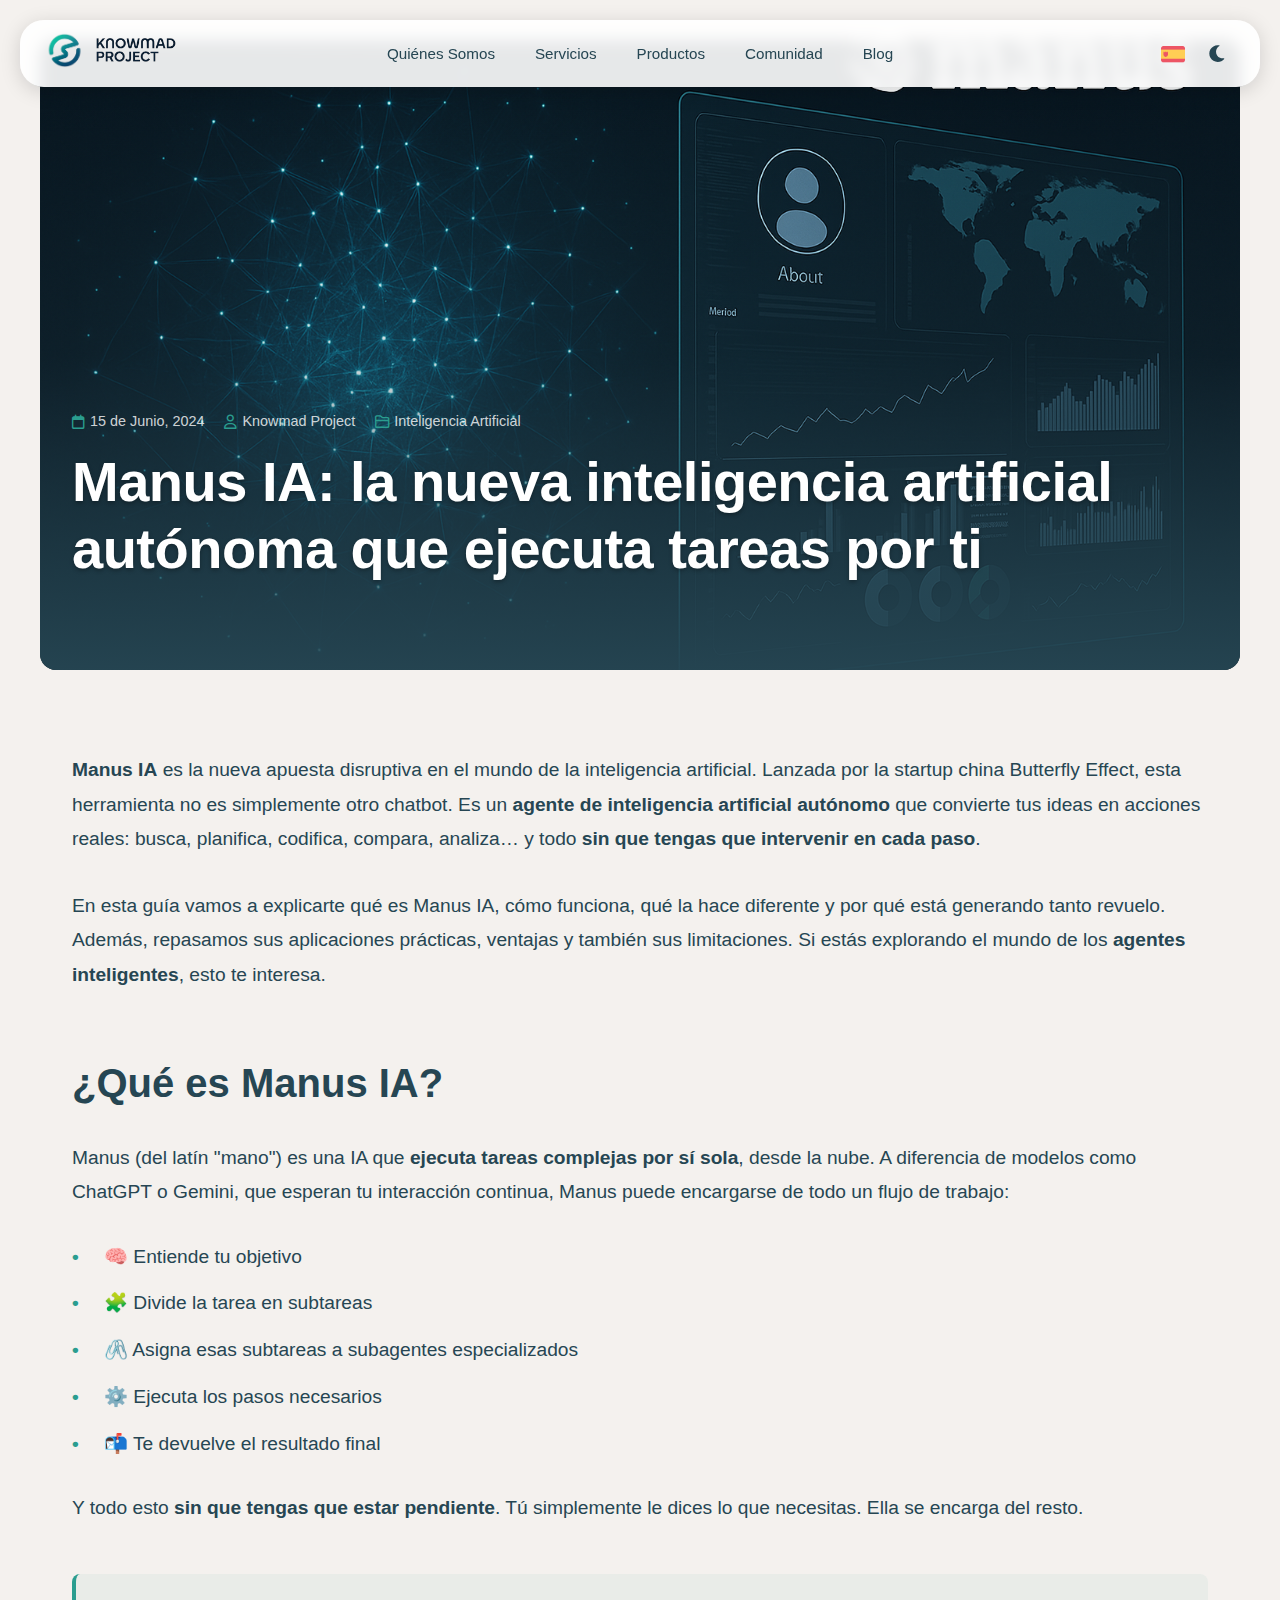
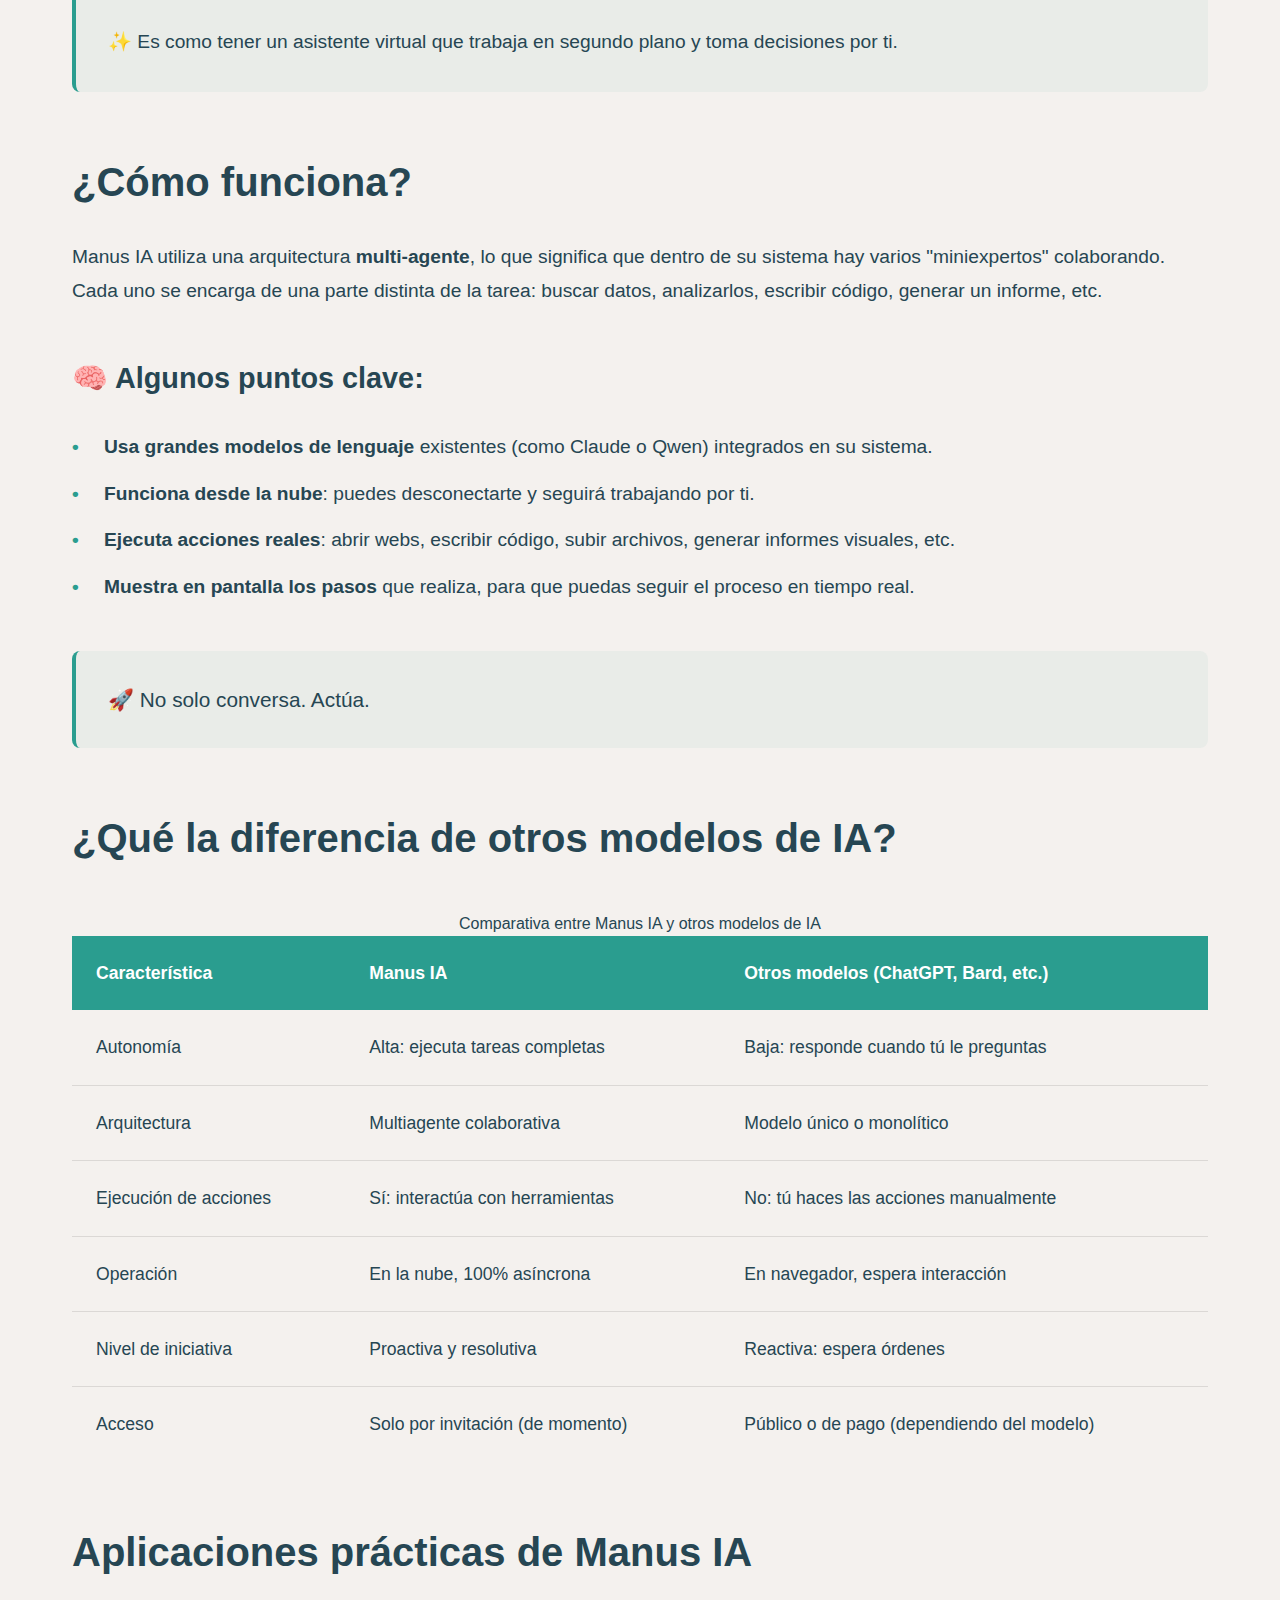
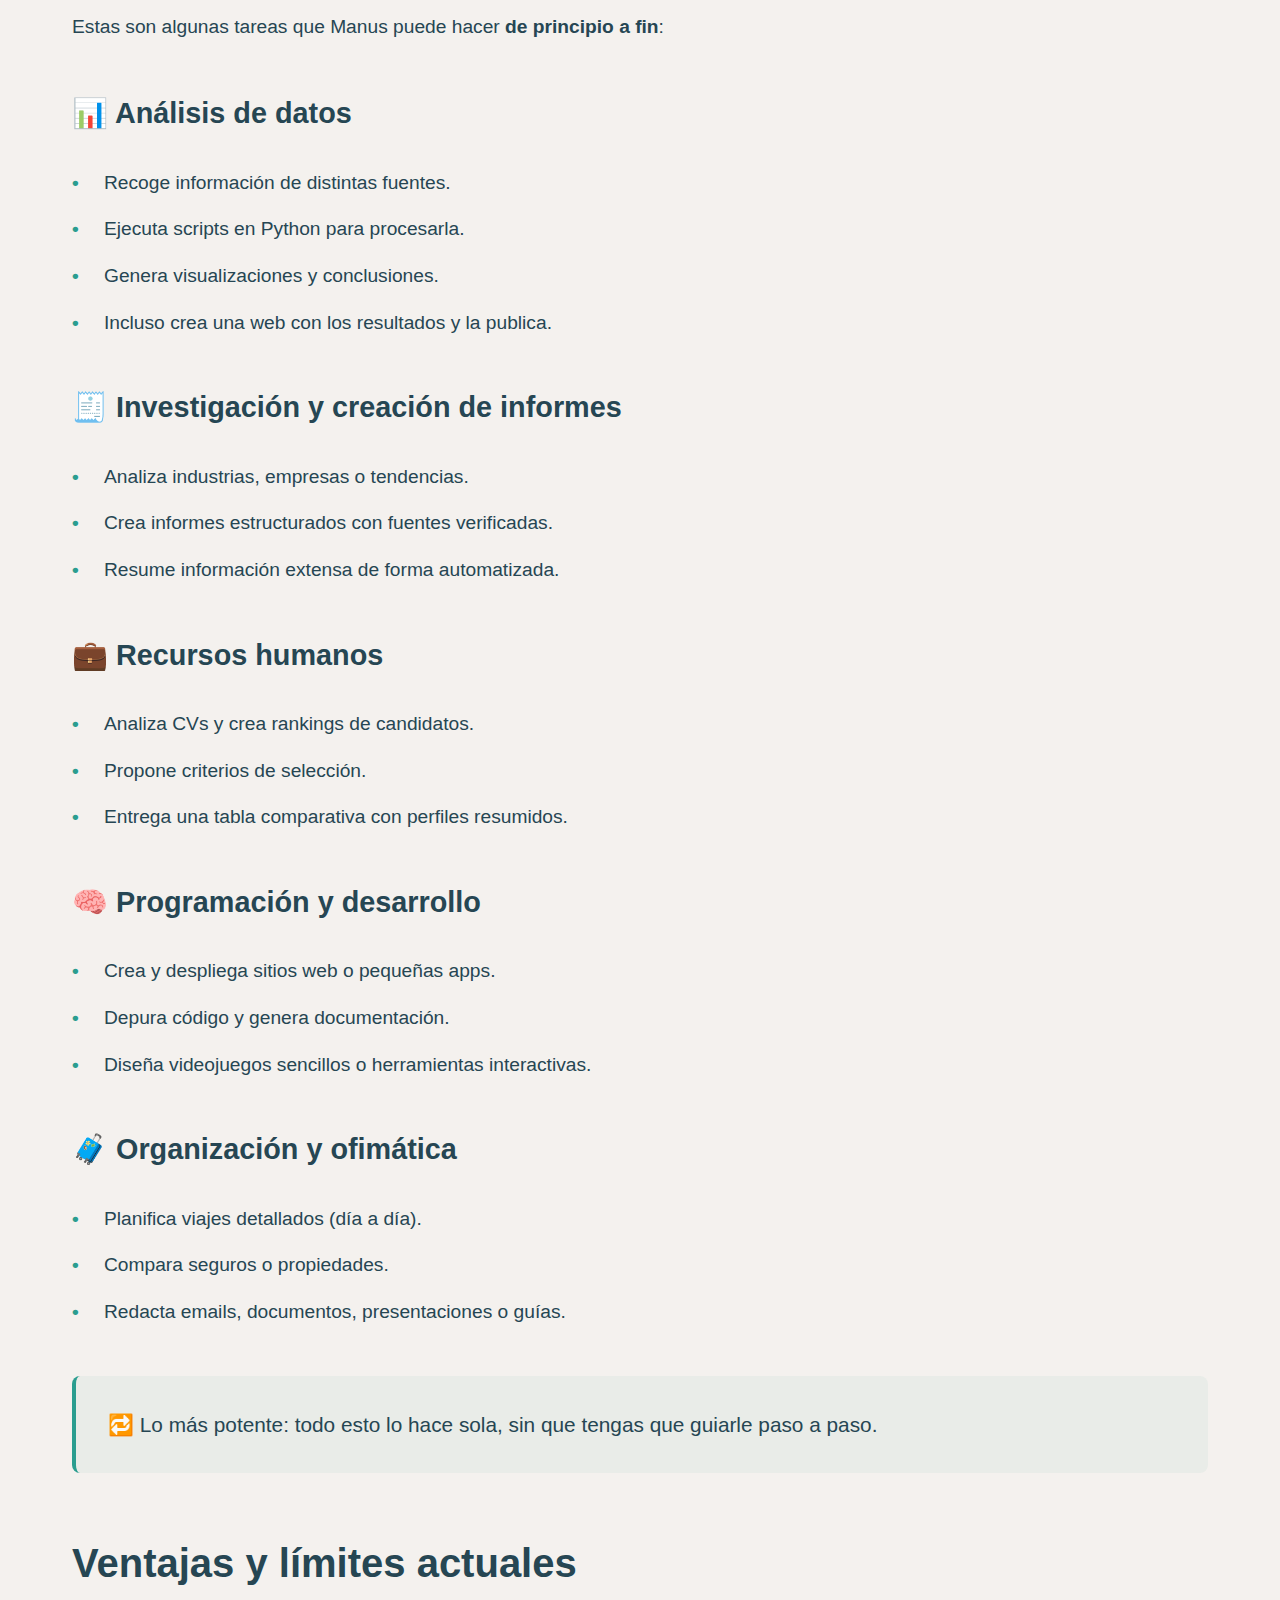
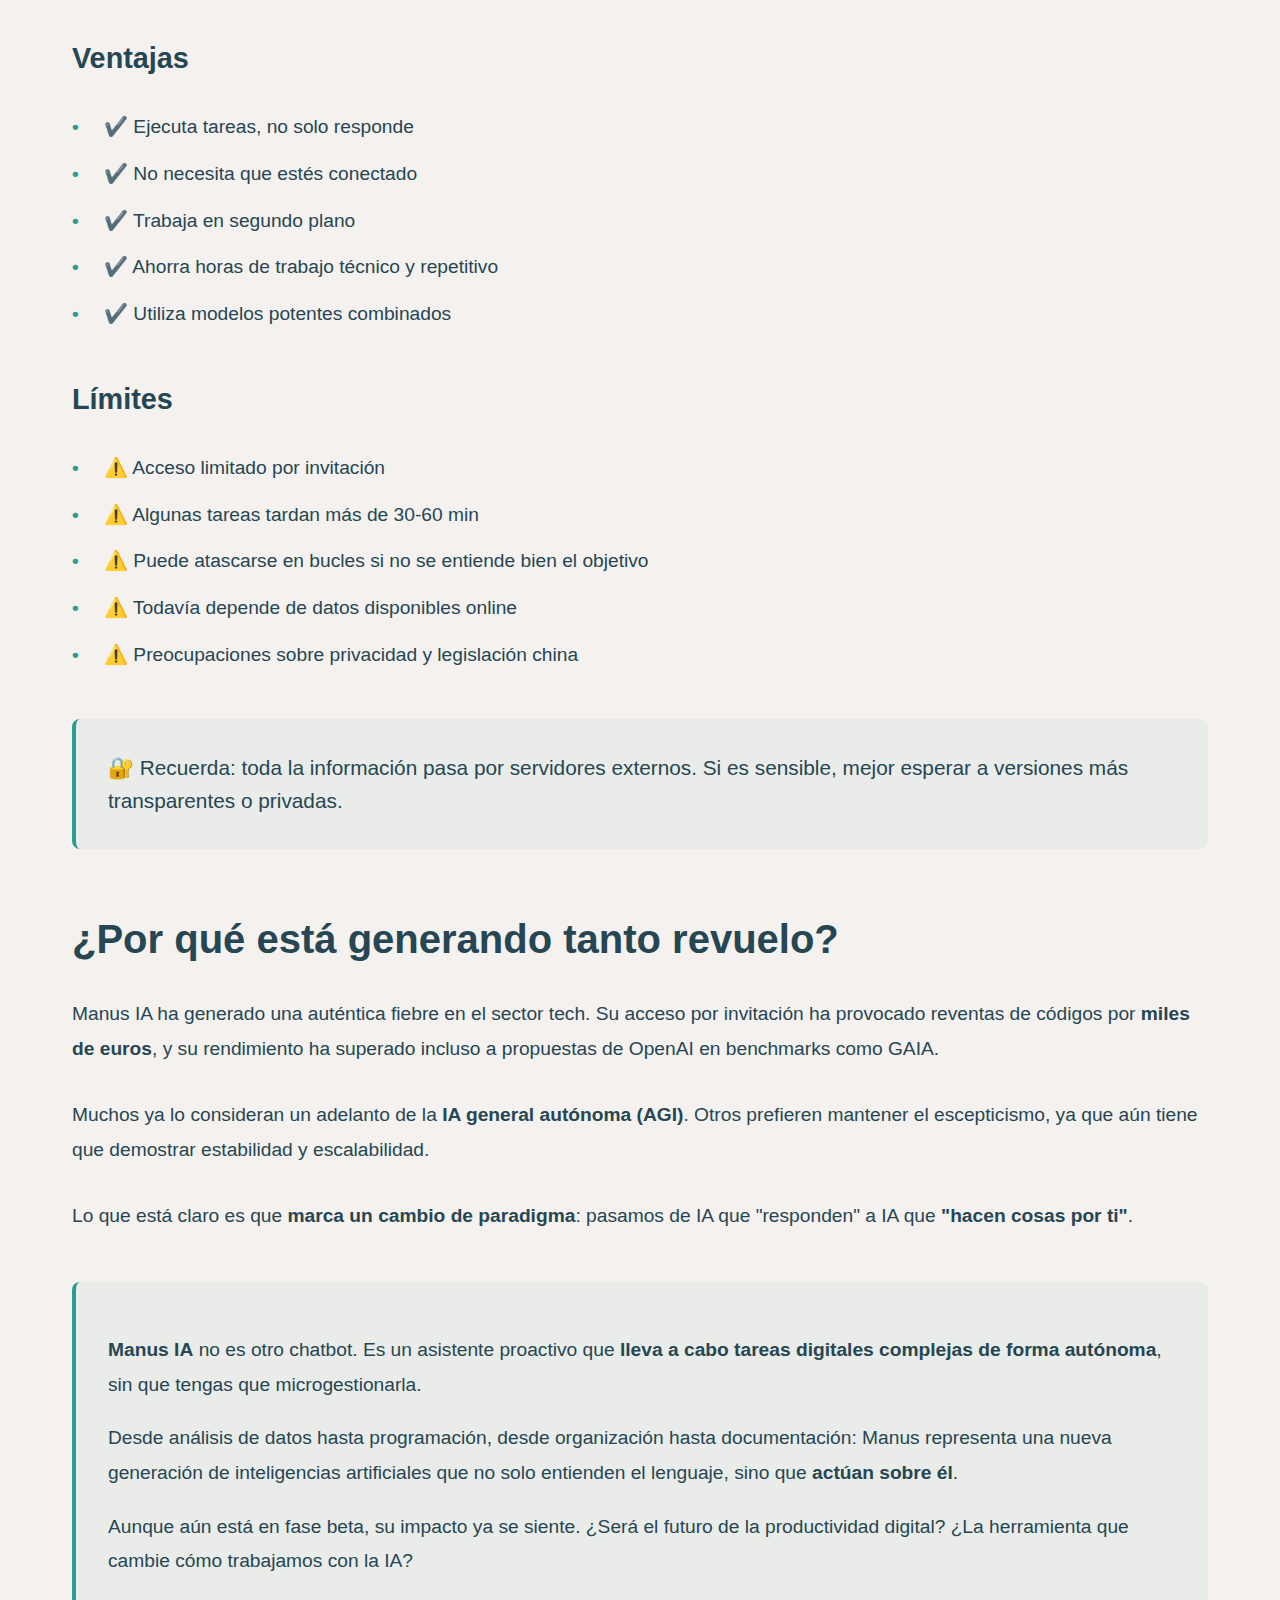
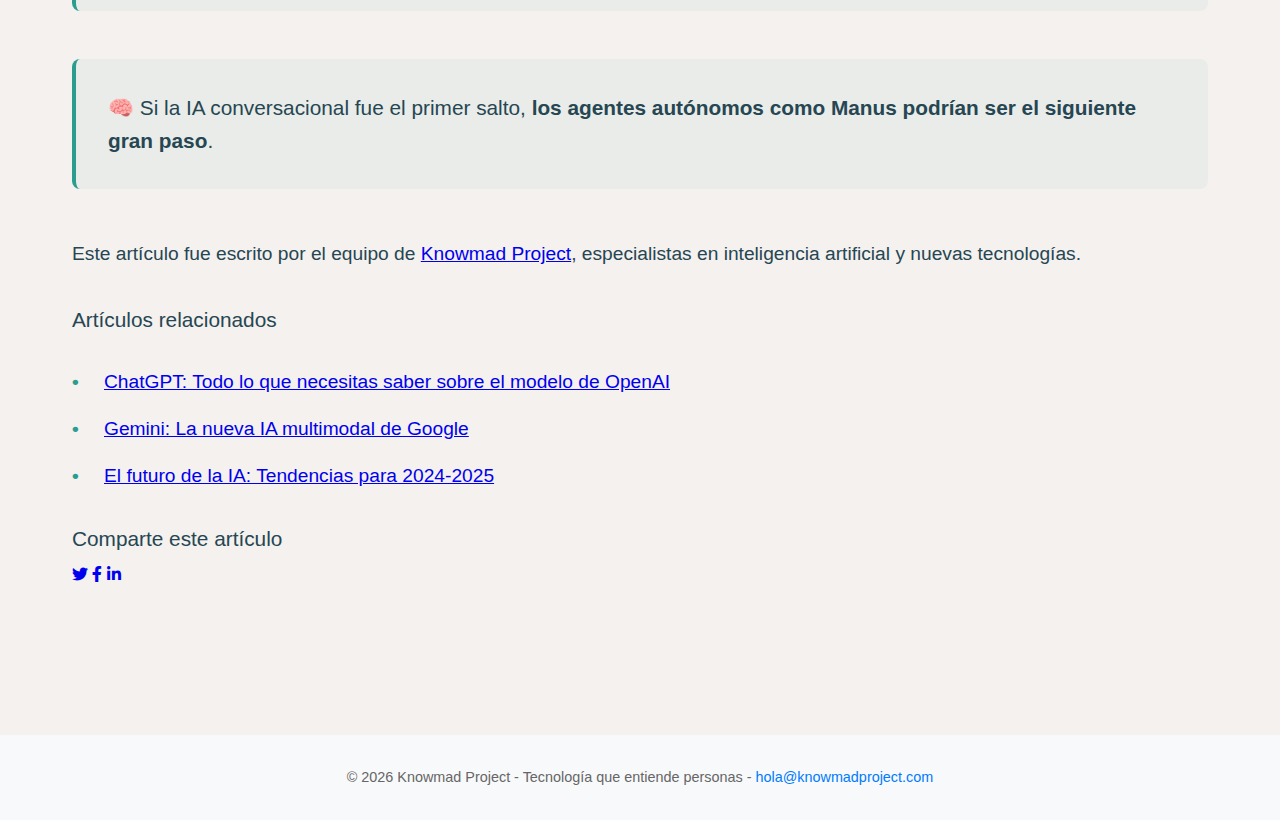
<file: blog-ia-manus-nueva-ia-autonoma.html>
<!DOCTYPE html>
<html lang="es">
<head>
    <meta charset="UTF-8">
    <meta name="viewport" content="width=device-width, initial-scale=1.0">
    
    <!-- SEO Básico -->
    <title>Manus IA: la nueva inteligencia artificial autónoma - Knowmad Project</title>
    <meta name="description" content="Descubre Manus IA, el agente de inteligencia artificial autónomo que ejecuta tareas complejas sin intervención humana: análisis de datos, programación, organización y más.">
    <meta name="keywords" content="Manus IA, inteligencia artificial autónoma, agentes autónomos IA, Butterfly Effect, IA multiagente, asistente virtual autónomo, automatización de tareas, IA generativa, análisis de datos IA, futuro de la IA">
    <meta name="author" content="Knowmad Project">
    <meta name="robots" content="index, follow">
    <link rel="canonical" href="https://knowmadproject.com/blog-ia-manus-nueva-ia-autonoma.html">
    
    <!-- Open Graph / Facebook -->
    <meta property="og:type" content="article">
    <meta property="og:url" content="https://knowmadproject.com/blog-ia-manus-nueva-ia-autonoma.html">
    <meta property="og:title" content="Manus IA: la nueva inteligencia artificial autónoma que ejecuta tareas por ti">
    <meta property="og:description" content="Descubre Manus IA, el agente de inteligencia artificial que ejecuta tareas complejas sin intervención humana constante: análisis, programación, organización y más.">
    <meta property="og:image" content="https://knowmadproject.com/images/blog/manus-nueva-ia.png">
    <meta property="og:site_name" content="Knowmad Project">
    <meta property="article:published_time" content="2024-06-15T12:00:00+00:00">
    <meta property="article:section" content="Inteligencia Artificial">
    <meta property="article:tag" content="IA, Manus, Agentes autónomos, Inteligencia artificial">
    
    <!-- Twitter Card -->
    <meta name="twitter:card" content="summary_large_image">
    <meta name="twitter:site" content="@knowmadproject">
    <meta name="twitter:title" content="Manus IA: agente autónomo que ejecuta tareas sin supervisión humana">
    <meta name="twitter:description" content="Manus IA es un asistente inteligente multiagente que realiza tareas completas de forma autónoma, marcando un nuevo paradigma en IA.">
    <meta name="twitter:image" content="https://knowmadproject.com/images/blog/manus-nueva-ia.png">
    <meta name="twitter:creator" content="@knowmadproject">
    
    <!-- Structured Data / Schema.org -->
    <script type="application/ld+json">
    {
      "@context": "https://schema.org",
      "@type": "BlogPosting",
      "mainEntityOfPage": {
        "@type": "WebPage",
        "@id": "https://knowmadproject.com/blog-ia-manus-nueva-ia-autonoma.html"
      },
      "headline": "Manus IA: la nueva inteligencia artificial autónoma que ejecuta tareas por ti",
      "description": "Descubre Manus IA, el agente autónomo de inteligencia artificial que realiza tareas complejas sin intervención humana continua, creado por Butterfly Effect.",
      "image": {
        "@type": "ImageObject",
        "url": "https://knowmadproject.com/images/blog/manus-nueva-ia.png",
        "width": "1200",
        "height": "630"
      },
      "author": {
        "@type": "Organization",
        "name": "Knowmad Project",
        "url": "https://knowmadproject.com"
      },
      "publisher": {
        "@type": "Organization",
        "name": "Knowmad Project",
        "logo": {
          "@type": "ImageObject",
          "url": "https://knowmadproject.com/images/logo/logo.png",
          "width": "180",
          "height": "60"
        }
      },
      "datePublished": "2024-06-15T12:00:00+00:00",
      "dateModified": "2024-06-15T12:00:00+00:00",
      "articleBody": "Manus IA es la nueva apuesta disruptiva en el mundo de la inteligencia artificial. Lanzada por la startup china Butterfly Effect, esta herramienta no es simplemente otro chatbot. Es un agente de inteligencia artificial autónomo que convierte tus ideas en acciones reales: busca, planifica, codifica, compara, analiza y todo sin que tengas que intervenir en cada paso.",
      "keywords": "Manus IA, inteligencia artificial autónoma, Butterfly Effect, agentes autónomos, multiagente IA",
      "articleSection": "Inteligencia Artificial"
    }
    </script>
    
    <!-- FAQPage Schema para las preguntas del artículo -->
    <script type="application/ld+json">
    {
      "@context": "https://schema.org",
      "@type": "FAQPage",
      "mainEntity": [
        {
          "@type": "Question",
          "name": "¿Qué es Manus IA?",
          "acceptedAnswer": {
            "@type": "Answer",
            "text": "Manus (del latín 'mano') es una IA que ejecuta tareas complejas por sí sola, desde la nube. A diferencia de modelos como ChatGPT o Gemini, que esperan tu interacción continua, Manus puede encargarse de todo un flujo de trabajo."
          }
        },
        {
          "@type": "Question",
          "name": "¿Cómo funciona Manus IA?",
          "acceptedAnswer": {
            "@type": "Answer",
            "text": "Manus IA utiliza una arquitectura multi-agente, lo que significa que dentro de su sistema hay varios 'miniexpertos' colaborando. Cada uno se encarga de una parte distinta de la tarea: buscar datos, analizarlos, escribir código, generar un informe, etc."
          }
        },
        {
          "@type": "Question",
          "name": "¿Qué diferencia a Manus IA de otros modelos de inteligencia artificial?",
          "acceptedAnswer": {
            "@type": "Answer",
            "text": "La principal diferencia es su autonomía: ejecuta tareas completas mientras otros modelos solo responden a preguntas. Además, tiene una arquitectura multiagente colaborativa, puede interactuar con herramientas, opera en la nube de forma asíncrona y es proactiva en vez de reactiva."
          }
        },
        {
          "@type": "Question",
          "name": "¿Cuáles son las aplicaciones prácticas de Manus IA?",
          "acceptedAnswer": {
            "@type": "Answer",
            "text": "Manus IA puede realizar análisis de datos, investigación y creación de informes, tareas de recursos humanos, programación y desarrollo, y organización y ofimática, todo de forma autónoma sin intervención humana constante."
          }
        }
      ]
    }
    </script>
    
    <!-- Optimización para navegadores y dispositivos -->
    <meta name="theme-color" content="#ffffff">
    <meta name="apple-mobile-web-app-capable" content="yes">
    <meta name="apple-mobile-web-app-status-bar-style" content="black-translucent">
    
    <!-- Preconexiones para optimizar velocidad -->
    <link rel="preconnect" href="https://cdnjs.cloudflare.com">
    <link rel="preconnect" href="https://fonts.googleapis.com">
    
    <!-- CSS -->
    <link rel="stylesheet" href="css/knowmad-style.css">
    <link rel="stylesheet" href="css/post.css">
    <link rel="stylesheet" href="https://cdnjs.cloudflare.com/ajax/libs/font-awesome/6.0.0/css/all.min.css">
    
    <!-- Favicon -->
    <link rel="icon" href="images/logo/favicon.png" type="image/png">
    
    <!-- Cargar los componentes -->
    <script type="module" src="js/components.js"></script>
</head>
<body>
    <main class="container">
        <article class="blog-post" itemscope itemtype="https://schema.org/BlogPosting">
            <meta itemprop="datePublished" content="2024-06-15T12:00:00+00:00">
            <meta itemprop="dateModified" content="2024-06-15T12:00:00+00:00">
            <meta itemprop="author" content="Knowmad Project">
            <meta itemprop="publisher" content="Knowmad Project">
            
            <div class="blog-post-cover">
                <img src="images/blog/manus-nueva-ia.png" alt="Manus IA: nueva inteligencia artificial autónoma" itemprop="image">
                <div class="blog-post-cover-overlay"></div>
                <div class="blog-post-header">
                    <div class="blog-post-meta">
                        <span><i class="far fa-calendar"></i> <span id="post-date" data-post-id="ia-manus">15 de Junio, 2024</span></span>
                        <span><i class="far fa-user"></i> <span id="post-author" data-post-id="ia-manus">Knowmad Project</span></span>
                        <span><i class="far fa-folder"></i> <a href="/blog.html#inteligencia-artificial">Inteligencia Artificial</a></span>
                    </div>
                    <h1 class="blog-post-title" itemprop="headline">Manus IA: la nueva inteligencia artificial autónoma que ejecuta tareas por ti</h1>
                </div>
            </div>
            
            <div class="blog-post-content" itemprop="articleBody">
                <p><strong>Manus IA</strong> es la nueva apuesta disruptiva en el mundo de la inteligencia artificial. Lanzada por la startup china Butterfly Effect, esta herramienta no es simplemente otro chatbot. Es un <strong>agente de inteligencia artificial autónomo</strong> que convierte tus ideas en acciones reales: busca, planifica, codifica, compara, analiza… y todo <strong>sin que tengas que intervenir en cada paso</strong>.</p>
                
                <p>En esta guía vamos a explicarte qué es Manus IA, cómo funciona, qué la hace diferente y por qué está generando tanto revuelo. Además, repasamos sus aplicaciones prácticas, ventajas y también sus limitaciones. Si estás explorando el mundo de los <strong>agentes inteligentes</strong>, esto te interesa.</p>
                
                <h2 class="blog-heading" id="que-es-manus-ia">¿Qué es Manus IA?</h2>
                <p>Manus (del latín "mano") es una IA que <strong>ejecuta tareas complejas por sí sola</strong>, desde la nube. A diferencia de modelos como ChatGPT o Gemini, que esperan tu interacción continua, Manus puede encargarse de todo un flujo de trabajo:</p>

                <ul>
                    <li>🧠 Entiende tu objetivo</li>
                    <li>🧩 Divide la tarea en subtareas</li>
                    <li>🖇️ Asigna esas subtareas a subagentes especializados</li>
                    <li>⚙️ Ejecuta los pasos necesarios</li>
                    <li>📬 Te devuelve el resultado final</li>
                </ul>
                
                <p>Y todo esto <strong>sin que tengas que estar pendiente</strong>. Tú simplemente le dices lo que necesitas. Ella se encarga del resto.</p>
                
                <div class="highlight-box">
                    <p>✨ Es como tener un asistente virtual que trabaja en segundo plano y toma decisiones por ti.</p>
                </div>
                
                <h2 class="blog-heading" id="como-funciona-manus-ia">¿Cómo funciona?</h2>
                <p>Manus IA utiliza una arquitectura <strong>multi-agente</strong>, lo que significa que dentro de su sistema hay varios "miniexpertos" colaborando. Cada uno se encarga de una parte distinta de la tarea: buscar datos, analizarlos, escribir código, generar un informe, etc.</p>
                
                <h3 class="blog-subheading">🧠 Algunos puntos clave:</h3>
                <ul>
                    <li><strong>Usa grandes modelos de lenguaje</strong> existentes (como Claude o Qwen) integrados en su sistema.</li>
                    <li><strong>Funciona desde la nube</strong>: puedes desconectarte y seguirá trabajando por ti.</li>
                    <li><strong>Ejecuta acciones reales</strong>: abrir webs, escribir código, subir archivos, generar informes visuales, etc.</li>
                    <li><strong>Muestra en pantalla los pasos</strong> que realiza, para que puedas seguir el proceso en tiempo real.</li>
                </ul>
                
                <blockquote cite="https://knowmadproject.com/blog-ia-manus-nueva-ia-autonoma.html">
                    🚀 No solo conversa. Actúa.
                </blockquote>
                
                <h2 class="blog-heading" id="diferencias-otros-modelos">¿Qué la diferencia de otros modelos de IA?</h2>
                
                <div class="table-container">
                    <table>
                        <caption>Comparativa entre Manus IA y otros modelos de IA</caption>
                        <thead>
                            <tr>
                                <th scope="col">Característica</th>
                                <th scope="col">Manus IA</th>
                                <th scope="col">Otros modelos (ChatGPT, Bard, etc.)</th>
                            </tr>
                        </thead>
                        <tbody>
                            <tr>
                                <td>Autonomía</td>
                                <td>Alta: ejecuta tareas completas</td>
                                <td>Baja: responde cuando tú le preguntas</td>
                            </tr>
                            <tr>
                                <td>Arquitectura</td>
                                <td>Multiagente colaborativa</td>
                                <td>Modelo único o monolítico</td>
                            </tr>
                            <tr>
                                <td>Ejecución de acciones</td>
                                <td>Sí: interactúa con herramientas</td>
                                <td>No: tú haces las acciones manualmente</td>
                            </tr>
                            <tr>
                                <td>Operación</td>
                                <td>En la nube, 100% asíncrona</td>
                                <td>En navegador, espera interacción</td>
                            </tr>
                            <tr>
                                <td>Nivel de iniciativa</td>
                                <td>Proactiva y resolutiva</td>
                                <td>Reactiva: espera órdenes</td>
                            </tr>
                            <tr>
                                <td>Acceso</td>
                                <td>Solo por invitación (de momento)</td>
                                <td>Público o de pago (dependiendo del modelo)</td>
                            </tr>
                        </tbody>
                    </table>
                </div>
                
                <h2 class="blog-heading" id="aplicaciones-practicas">Aplicaciones prácticas de Manus IA</h2>
                
                <p>Estas son algunas tareas que Manus puede hacer <strong>de principio a fin</strong>:</p>
                
                <h3 class="blog-subheading" id="analisis-datos">📊 Análisis de datos</h3>
                <ul>
                    <li>Recoge información de distintas fuentes.</li>
                    <li>Ejecuta scripts en Python para procesarla.</li>
                    <li>Genera visualizaciones y conclusiones.</li>
                    <li>Incluso crea una web con los resultados y la publica.</li>
                </ul>
                
                <h3 class="blog-subheading" id="investigacion-informes">🧾 Investigación y creación de informes</h3>
                <ul>
                    <li>Analiza industrias, empresas o tendencias.</li>
                    <li>Crea informes estructurados con fuentes verificadas.</li>
                    <li>Resume información extensa de forma automatizada.</li>
                </ul>
                
                <h3 class="blog-subheading" id="recursos-humanos">💼 Recursos humanos</h3>
                <ul>
                    <li>Analiza CVs y crea rankings de candidatos.</li>
                    <li>Propone criterios de selección.</li>
                    <li>Entrega una tabla comparativa con perfiles resumidos.</li>
                </ul>
                
                <h3 class="blog-subheading" id="programacion">🧠 Programación y desarrollo</h3>
                <ul>
                    <li>Crea y despliega sitios web o pequeñas apps.</li>
                    <li>Depura código y genera documentación.</li>
                    <li>Diseña videojuegos sencillos o herramientas interactivas.</li>
                </ul>
                
                <h3 class="blog-subheading" id="organizacion">🧳 Organización y ofimática</h3>
                <ul>
                    <li>Planifica viajes detallados (día a día).</li>
                    <li>Compara seguros o propiedades.</li>
                    <li>Redacta emails, documentos, presentaciones o guías.</li>
                </ul>
                
                <blockquote cite="https://knowmadproject.com/blog-ia-manus-nueva-ia-autonoma.html">
                    🔁 Lo más potente: todo esto lo hace sola, sin que tengas que guiarle paso a paso.
                </blockquote>
                
                <h2 class="blog-heading" id="ventajas-limites">Ventajas y límites actuales</h2>
                
                <h3 class="blog-subheading" id="ventajas">Ventajas</h3>
                <ul>
                    <li>✔️ Ejecuta tareas, no solo responde</li>
                    <li>✔️ No necesita que estés conectado</li>
                    <li>✔️ Trabaja en segundo plano</li>
                    <li>✔️ Ahorra horas de trabajo técnico y repetitivo</li>
                    <li>✔️ Utiliza modelos potentes combinados</li>
                </ul>
                
                <h3 class="blog-subheading" id="limites">Límites</h3>
                <ul>
                    <li>⚠️ Acceso limitado por invitación</li>
                    <li>⚠️ Algunas tareas tardan más de 30-60 min</li>
                    <li>⚠️ Puede atascarse en bucles si no se entiende bien el objetivo</li>
                    <li>⚠️ Todavía depende de datos disponibles online</li>
                    <li>⚠️ Preocupaciones sobre privacidad y legislación china</li>
                </ul>
                
                <blockquote cite="https://knowmadproject.com/blog-ia-manus-nueva-ia-autonoma.html">
                    🔐 Recuerda: toda la información pasa por servidores externos. Si es sensible, mejor esperar a versiones más transparentes o privadas.
                </blockquote>
                
                <h2 class="blog-heading" id="revuelo-generado">¿Por qué está generando tanto revuelo?</h2>
                
                <p>Manus IA ha generado una auténtica fiebre en el sector tech. Su acceso por invitación ha provocado reventas de códigos por <strong>miles de euros</strong>, y su rendimiento ha superado incluso a propuestas de OpenAI en benchmarks como GAIA.</p>
                
                <p>Muchos ya lo consideran un adelanto de la <strong>IA general autónoma (AGI)</strong>. Otros prefieren mantener el escepticismo, ya que aún tiene que demostrar estabilidad y escalabilidad.</p>
                
                <p>Lo que está claro es que <strong>marca un cambio de paradigma</strong>: pasamos de IA que "responden" a IA que <strong>"hacen cosas por ti"</strong>.</p>
                
                <div class="highlight-box">
                    <p><strong>Manus IA</strong> no es otro chatbot. Es un asistente proactivo que <strong>lleva a cabo tareas digitales complejas de forma autónoma</strong>, sin que tengas que microgestionarla.</p>
                    <p>Desde análisis de datos hasta programación, desde organización hasta documentación: Manus representa una nueva generación de inteligencias artificiales que no solo entienden el lenguaje, sino que <strong>actúan sobre él</strong>.</p>
                    <p>Aunque aún está en fase beta, su impacto ya se siente. ¿Será el futuro de la productividad digital? ¿La herramienta que cambie cómo trabajamos con la IA?</p>
                </div>
                
                <blockquote cite="https://knowmadproject.com/blog-ia-manus-nueva-ia-autonoma.html">
                    🧠 Si la IA conversacional fue el primer salto, <strong>los agentes autónomos como Manus podrían ser el siguiente gran paso</strong>.
                </blockquote>
                
                <div class="author-bio">
                    <p>Este artículo fue escrito por el equipo de <a href="https://knowmadproject.com/about-us.html" rel="author">Knowmad Project</a>, especialistas en inteligencia artificial y nuevas tecnologías.</p>
                </div>
                
                <nav class="post-navigation" aria-label="Más artículos relacionados">
                    <h3>Artículos relacionados</h3>
                    <ul>
                        <li><a href="/blog-ia-chatgpt.html">ChatGPT: Todo lo que necesitas saber sobre el modelo de OpenAI</a></li>
                        <li><a href="/blog-ia-gemini.html">Gemini: La nueva IA multimodal de Google</a></li>
                        <li><a href="/blog-ia-tendencias-futuras.html">El futuro de la IA: Tendencias para 2024-2025</a></li>
                    </ul>
                </nav>
                
                <div class="share-buttons">
                    <h3>Comparte este artículo</h3>
                    <a href="https://twitter.com/intent/tweet?url=https://knowmadproject.com/blog-ia-manus-nueva-ia-autonoma.html&text=Manus IA: la nueva inteligencia artificial autónoma" aria-label="Compartir en Twitter" rel="nofollow noopener" target="_blank"><i class="fab fa-twitter"></i></a>
                    <a href="https://www.facebook.com/sharer/sharer.php?u=https://knowmadproject.com/blog-ia-manus-nueva-ia-autonoma.html" aria-label="Compartir en Facebook" rel="nofollow noopener" target="_blank"><i class="fab fa-facebook-f"></i></a>
                    <a href="https://www.linkedin.com/shareArticle?mini=true&url=https://knowmadproject.com/blog-ia-manus-nueva-ia-autonoma.html&title=Manus IA: la nueva inteligencia artificial autónoma&summary=Descubre Manus IA, el agente autónomo de IA que ejecuta tareas complejas sin intervención humana&source=Knowmad Project" aria-label="Compartir en LinkedIn" rel="nofollow noopener" target="_blank"><i class="fab fa-linkedin-in"></i></a>
                </div>
            </div>
        </article>
    </main>
    
    <!-- Breadcrumbs estructurados -->
    <script type="application/ld+json">
    {
      "@context": "https://schema.org",
      "@type": "BreadcrumbList",
      "itemListElement": [
        {
          "@type": "ListItem",
          "position": 1,
          "name": "Inicio",
          "item": "https://knowmadproject.com/"
        },
        {
          "@type": "ListItem",
          "position": 2,
          "name": "Blog",
          "item": "https://knowmadproject.com/blog.html"
        },
        {
          "@type": "ListItem",
          "position": 3,
          "name": "Inteligencia Artificial",
          "item": "https://knowmadproject.com/blog.html#inteligencia-artificial"
        },
        {
          "@type": "ListItem",
          "position": 4,
          "name": "Manus IA: la nueva inteligencia artificial autónoma",
          "item": "https://knowmadproject.com/blog-ia-manus-nueva-ia-autonoma.html"
        }
      ]
    }
    </script>
</body>
</html>
</file>
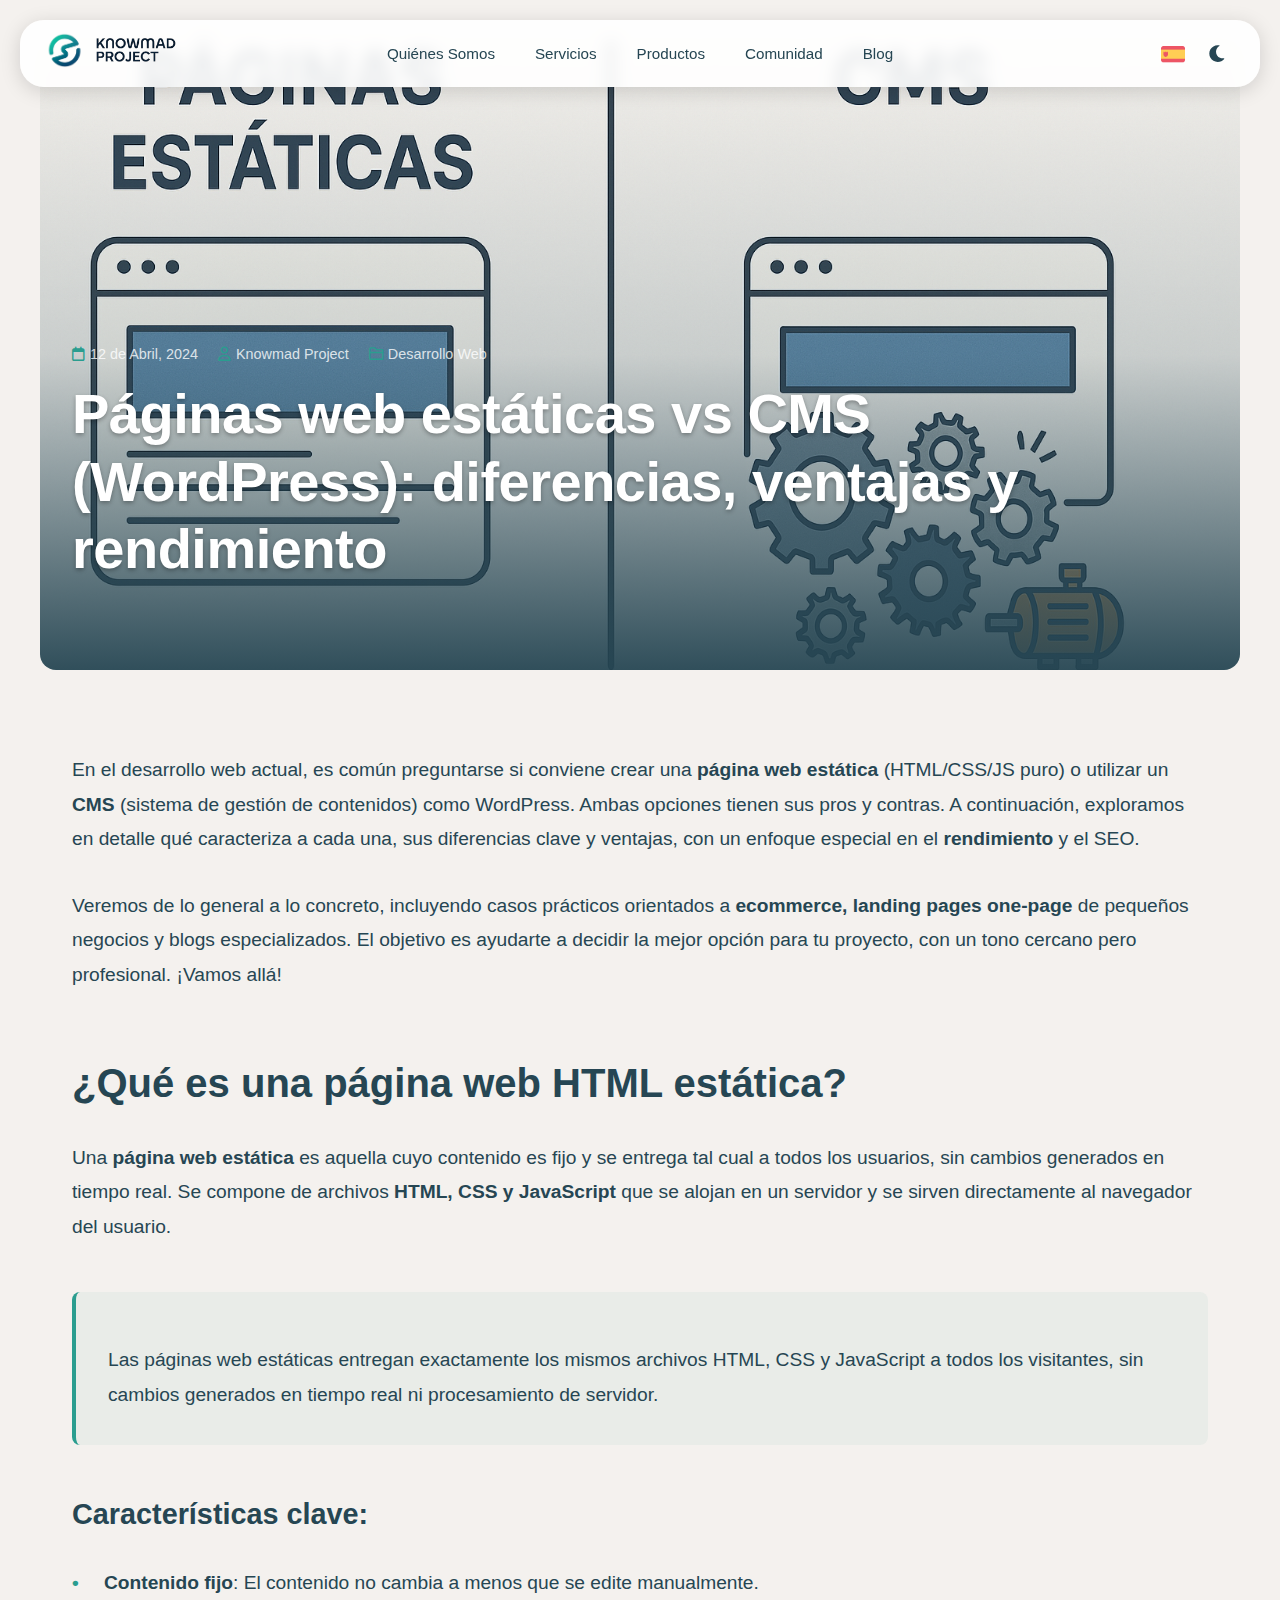
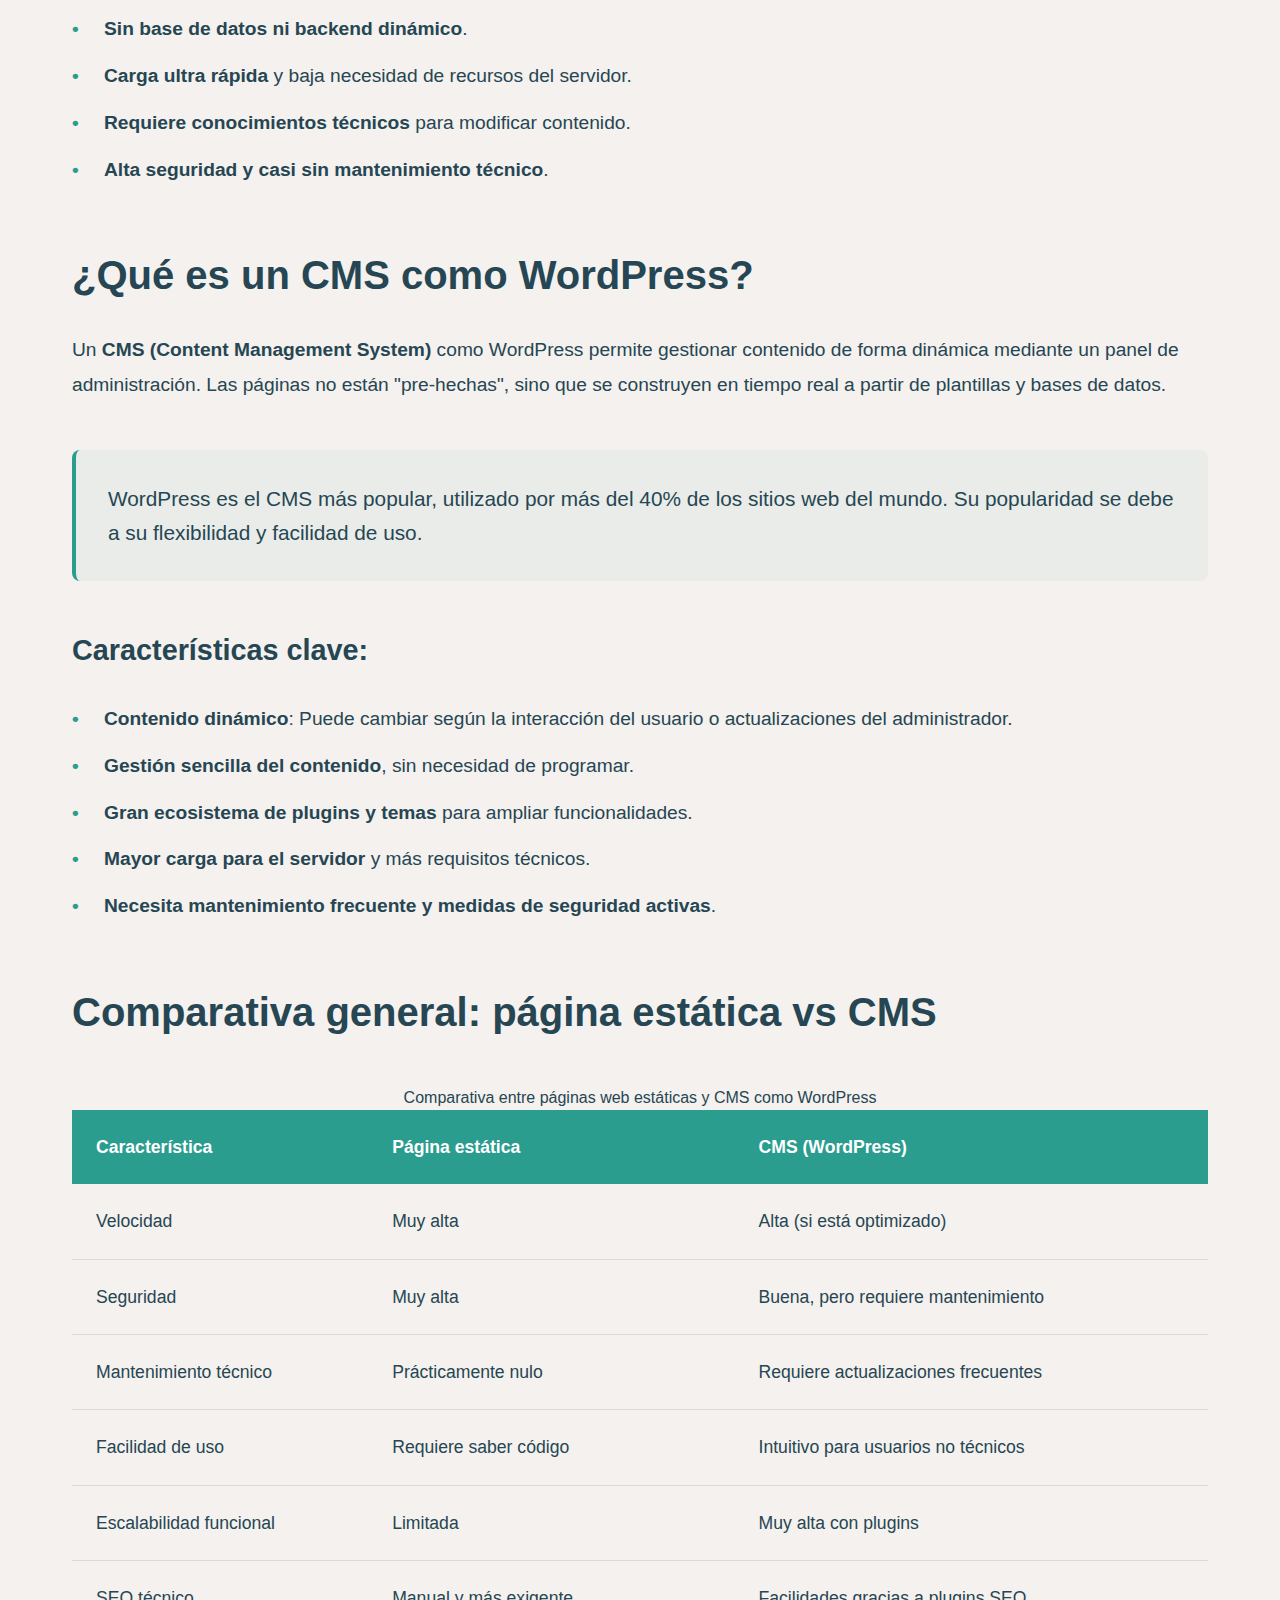
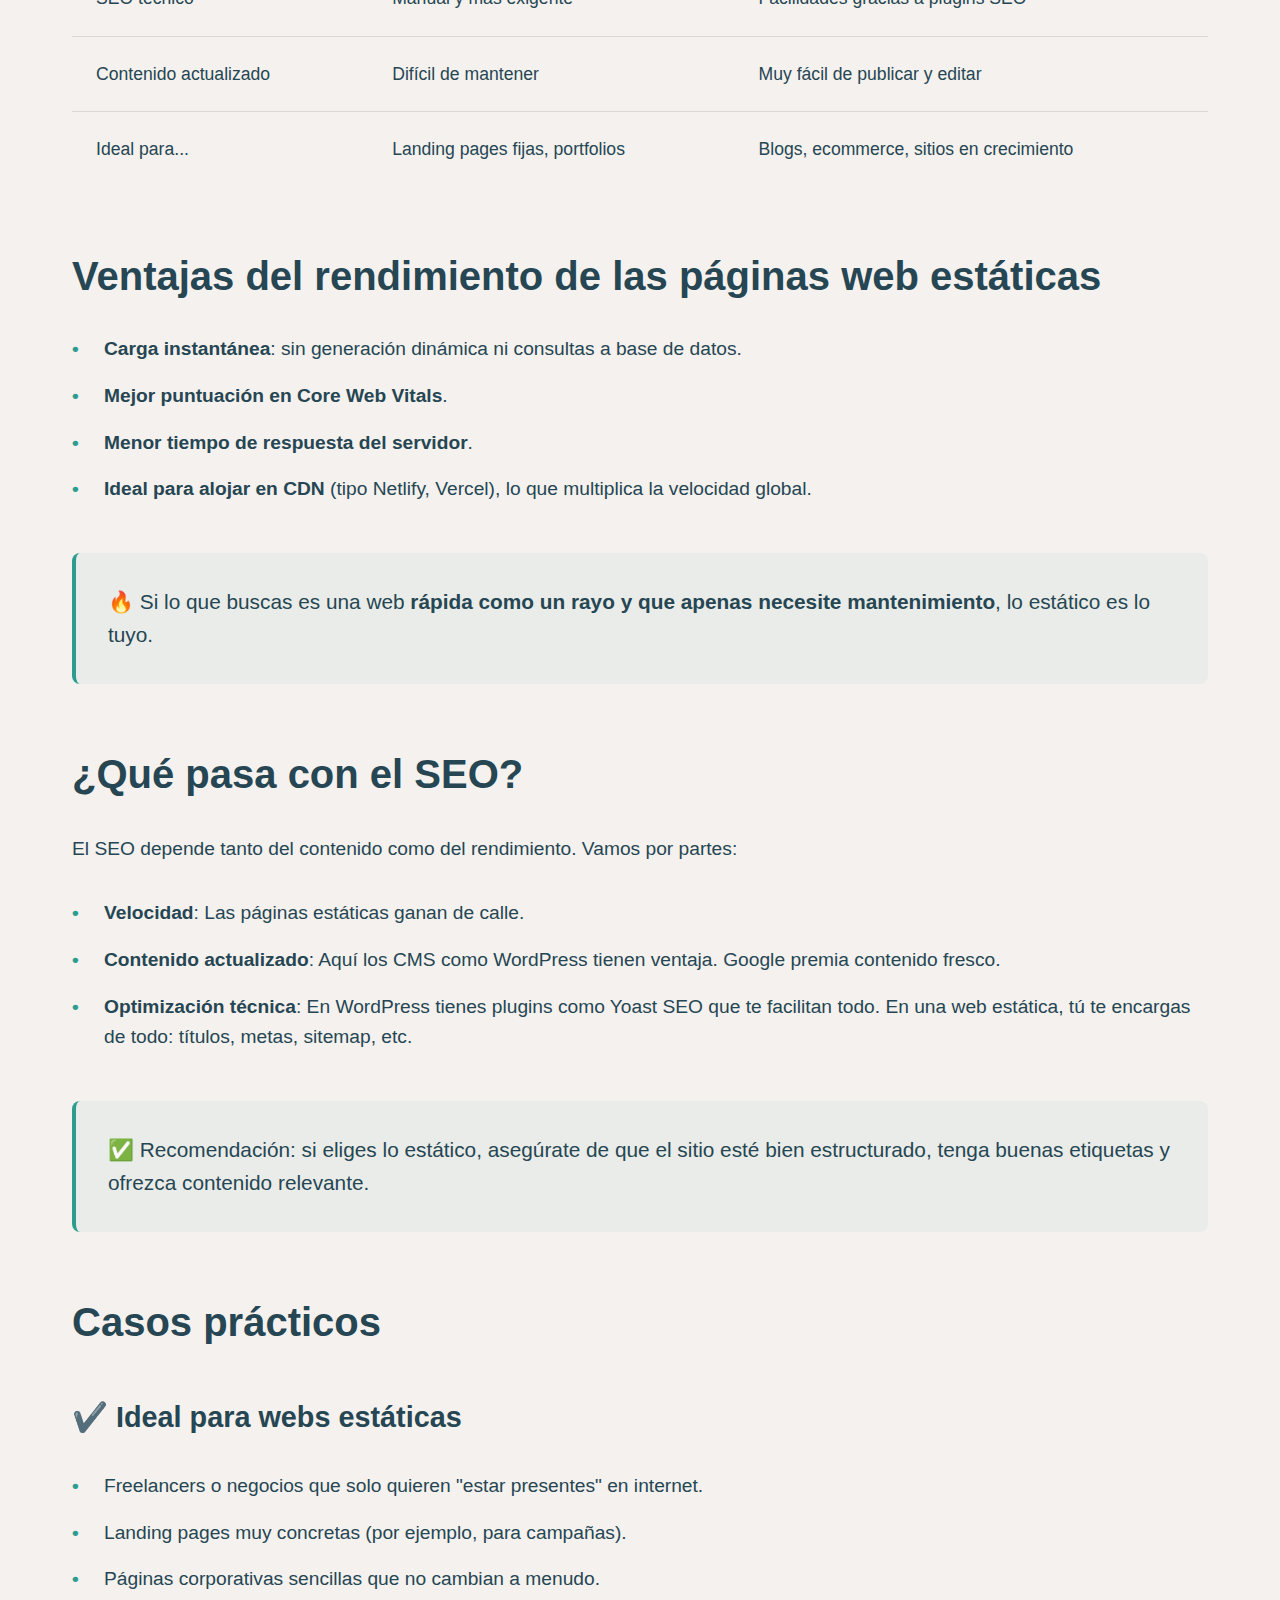
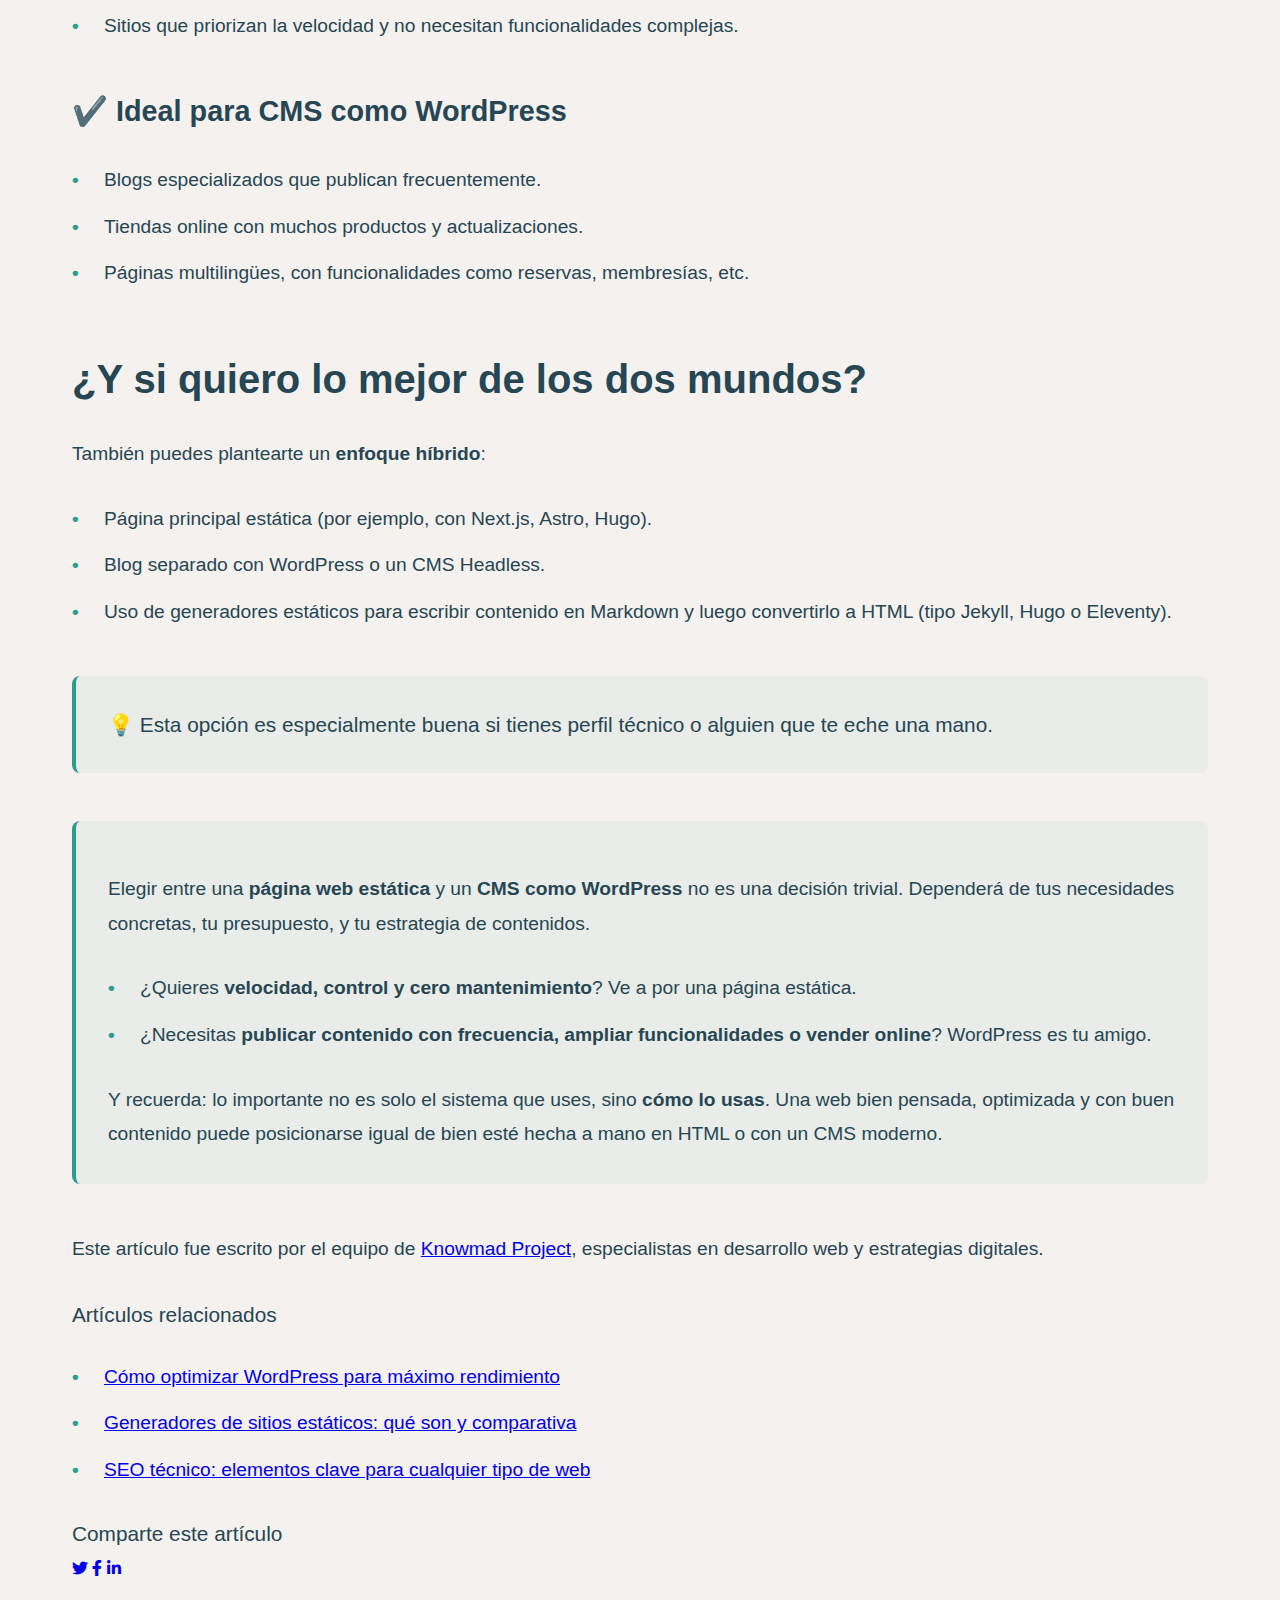
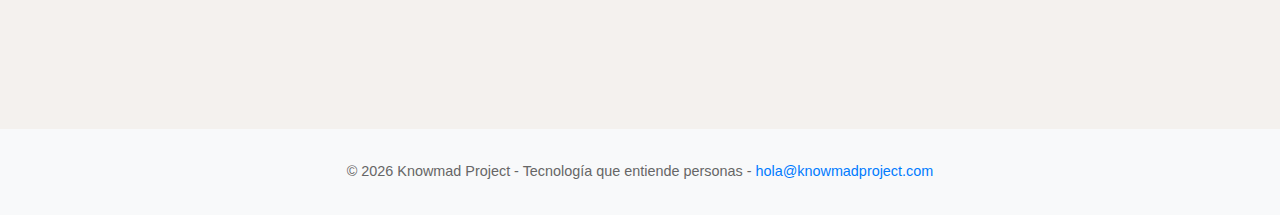
<file: blog-web-estaticas-vs-cms.html>
<!DOCTYPE html>
<html lang="es">
<head>
    <meta charset="UTF-8">
    <meta name="viewport" content="width=device-width, initial-scale=1.0">
    
    <!-- SEO Básico -->
    <title>Páginas web estáticas vs CMS (WordPress): diferencias, ventajas y rendimiento | Knowmad Project</title>
    <meta name="description" content="Descubre las principales diferencias entre páginas web estáticas y CMS como WordPress. Análisis detallado de ventajas, rendimiento, seguridad y casos prácticos para elegir la mejor opción para tu proyecto.">
    <meta name="keywords" content="páginas web estáticas, CMS, WordPress, diferencias, ventajas, rendimiento, velocidad, SEO, HTML, seguridad web, desarrollo web, landing pages">
    <meta name="author" content="Knowmad Project">
    <meta name="robots" content="index, follow">
    <link rel="canonical" href="https://knowmadproject.com/blog-web-estaticas-vs-cms.html">
    
    <!-- Open Graph / Facebook -->
    <meta property="og:type" content="article">
    <meta property="og:url" content="https://knowmadproject.com/blog-web-estaticas-vs-cms.html">
    <meta property="og:title" content="Páginas web estáticas vs CMS: ¿Cuál elegir según tus necesidades?">
    <meta property="og:description" content="Análisis comparativo entre páginas web estáticas y CMS como WordPress. Descubre las ventajas de cada opción según velocidad, mantenimiento, SEO y casos de uso.">
    <meta property="og:image" content="https://knowmadproject.com/images/blog/estaticas-vs-cms.png">
    <meta property="og:site_name" content="Knowmad Project">
    <meta property="article:published_time" content="2024-04-12T12:00:00+00:00">
    <meta property="article:section" content="Desarrollo Web">
    <meta property="article:tag" content="WordPress, HTML, CSS, JavaScript, CMS, desarrollo web, rendimiento">
    
    <!-- Twitter Card -->
    <meta name="twitter:card" content="summary_large_image">
    <meta name="twitter:site" content="@knowmadproject">
    <meta name="twitter:title" content="Páginas web estáticas vs CMS (WordPress): Guía completa de comparación">
    <meta name="twitter:description" content="¿Web estática o CMS? Analizamos qué opción ofrece mejor rendimiento, seguridad y facilidad de uso según diferentes casos prácticos.">
    <meta name="twitter:image" content="https://knowmadproject.com/images/blog/estaticas-vs-cms.png">
    <meta name="twitter:creator" content="@knowmadproject">
    
    <!-- Structured Data / Schema.org -->
    <script type="application/ld+json">
    {
      "@context": "https://schema.org",
      "@type": "BlogPosting",
      "mainEntityOfPage": {
        "@type": "WebPage",
        "@id": "https://knowmadproject.com/blog-web-estaticas-vs-cms.html"
      },
      "headline": "Páginas web estáticas vs CMS (WordPress): diferencias, ventajas y rendimiento",
      "description": "Análisis detallado de las diferencias entre páginas web estáticas y CMS como WordPress, con ventajas, desventajas y recomendaciones según tipo de proyecto.",
      "image": {
        "@type": "ImageObject",
        "url": "https://knowmadproject.com/images/blog/estaticas-vs-cms.png",
        "width": "1200",
        "height": "630"
      },
      "author": {
        "@type": "Organization",
        "name": "Knowmad Project",
        "url": "https://knowmadproject.com"
      },
      "publisher": {
        "@type": "Organization",
        "name": "Knowmad Project",
        "logo": {
          "@type": "ImageObject",
          "url": "https://knowmadproject.com/images/logo/logo.png",
          "width": "180",
          "height": "60"
        }
      },
      "datePublished": "2024-04-12T12:00:00+00:00",
      "dateModified": "2024-04-12T12:00:00+00:00",
      "articleBody": "En el desarrollo web actual, es común preguntarse si conviene crear una página web estática (HTML/CSS/JS puro) o utilizar un CMS (sistema de gestión de contenidos) como WordPress. Ambas opciones tienen sus pros y contras.",
      "keywords": "páginas web estáticas, CMS, WordPress, sitios web, desarrollo web, rendimiento, SEO",
      "articleSection": "Desarrollo Web"
    }
    </script>
    
    <!-- FAQPage Schema para las preguntas del artículo -->
    <script type="application/ld+json">
    {
      "@context": "https://schema.org",
      "@type": "FAQPage",
      "mainEntity": [
        {
          "@type": "Question",
          "name": "¿Qué es una página web HTML estática?",
          "acceptedAnswer": {
            "@type": "Answer",
            "text": "Una página web estática es aquella cuyo contenido es fijo y se entrega tal cual a todos los usuarios, sin cambios generados en tiempo real. Se compone de archivos HTML, CSS y JavaScript que se alojan en un servidor y se sirven directamente al navegador del usuario."
          }
        },
        {
          "@type": "Question",
          "name": "¿Qué es un CMS como WordPress?",
          "acceptedAnswer": {
            "@type": "Answer",
            "text": "Un CMS (Content Management System) como WordPress permite gestionar contenido de forma dinámica mediante un panel de administración. Las páginas no están 'pre-hechas', sino que se construyen en tiempo real a partir de plantillas y bases de datos."
          }
        },
        {
          "@type": "Question",
          "name": "¿Cuáles son las ventajas de rendimiento de las páginas web estáticas?",
          "acceptedAnswer": {
            "@type": "Answer",
            "text": "Las páginas estáticas ofrecen carga instantánea sin generación dinámica ni consultas a base de datos, mejor puntuación en Core Web Vitals, menor tiempo de respuesta del servidor, y son ideales para alojar en CDN, lo que multiplica la velocidad global."
          }
        },
        {
          "@type": "Question",
          "name": "¿Qué opción es mejor para el SEO?",
          "acceptedAnswer": {
            "@type": "Answer",
            "text": "En velocidad, las páginas estáticas ganan. Para contenido actualizado, los CMS como WordPress tienen ventaja. En optimización técnica, WordPress facilita el trabajo con plugins como Yoast SEO, mientras que en una web estática requiere trabajo manual para títulos, metas, sitemap, etc."
          }
        }
      ]
    }
    </script>
    
    <!-- Optimización para navegadores y dispositivos -->
    <meta name="theme-color" content="#ffffff">
    <meta name="apple-mobile-web-app-capable" content="yes">
    <meta name="apple-mobile-web-app-status-bar-style" content="black-translucent">
    
    <!-- Preconexiones para optimizar velocidad -->
    <link rel="preconnect" href="https://cdnjs.cloudflare.com">
    <link rel="preconnect" href="https://fonts.googleapis.com">
    
    <!-- CSS -->
    <link rel="stylesheet" href="css/knowmad-style.css">
    <link rel="stylesheet" href="css/post.css">
    <link rel="stylesheet" href="https://cdnjs.cloudflare.com/ajax/libs/font-awesome/6.0.0/css/all.min.css">
    
    <!-- Favicon -->
    <link rel="icon" href="images/logo/favicon.png" type="image/png">
    
    <!-- Cargar los componentes -->
    <script type="module" src="js/components.js"></script>
</head>
<body>
    <main class="container">
        <article class="blog-post" itemscope itemtype="https://schema.org/BlogPosting">
            <meta itemprop="datePublished" content="2024-04-12T12:00:00+00:00">
            <meta itemprop="dateModified" content="2024-04-12T12:00:00+00:00">
            <meta itemprop="author" content="Knowmad Project">
            <meta itemprop="publisher" content="Knowmad Project">
            
            <div class="blog-post-cover">
                <img src="images/blog/estaticas-vs-cms.png" alt="Páginas web estáticas vs CMS" itemprop="image">
                <div class="blog-post-cover-overlay"></div>
                <div class="blog-post-header">
                    <div class="blog-post-meta">
                        <span><i class="far fa-calendar"></i> <span id="post-date" data-post-id="web-estaticas-vs-cms">12 de Abril, 2024</span></span>
                        <span><i class="far fa-user"></i> <span id="post-author" data-post-id="web-estaticas-vs-cms">Knowmad Project</span></span>
                        <span><i class="far fa-folder"></i> <a href="/blog.html#desarrollo-web">Desarrollo Web</a></span>
                    </div>
                    <h1 class="blog-post-title" itemprop="headline">Páginas web estáticas vs CMS (WordPress): diferencias, ventajas y rendimiento</h1>
                </div>
            </div>
            
            <div class="blog-post-content" itemprop="articleBody">
                <p>En el desarrollo web actual, es común preguntarse si conviene crear una <strong>página web estática</strong> (HTML/CSS/JS puro) o utilizar un <strong>CMS</strong> (sistema de gestión de contenidos) como WordPress. Ambas opciones tienen sus pros y contras. A continuación, exploramos en detalle qué caracteriza a cada una, sus diferencias clave y ventajas, con un enfoque especial en el <strong>rendimiento</strong> y el SEO.</p>
                
                <p>Veremos de lo general a lo concreto, incluyendo casos prácticos orientados a <strong>ecommerce, landing pages one-page</strong> de pequeños negocios y blogs especializados. El objetivo es ayudarte a decidir la mejor opción para tu proyecto, con un tono cercano pero profesional. ¡Vamos allá!</p>
                
                <h2 class="blog-heading" id="que-es-pagina-web-estatica">¿Qué es una página web HTML estática?</h2>
                <p>Una <strong>página web estática</strong> es aquella cuyo contenido es fijo y se entrega tal cual a todos los usuarios, sin cambios generados en tiempo real. Se compone de archivos <strong>HTML, CSS y JavaScript</strong> que se alojan en un servidor y se sirven directamente al navegador del usuario.</p>
                
                <div class="highlight-box">
                    <p>Las páginas web estáticas entregan exactamente los mismos archivos HTML, CSS y JavaScript a todos los visitantes, sin cambios generados en tiempo real ni procesamiento de servidor.</p>
                </div>
                
                <h3 class="blog-subheading" id="caracteristicas-web-estatica">Características clave:</h3>
                <ul>
                    <li><strong>Contenido fijo</strong>: El contenido no cambia a menos que se edite manualmente.</li>
                    <li><strong>Sin base de datos ni backend dinámico</strong>.</li>
                    <li><strong>Carga ultra rápida</strong> y baja necesidad de recursos del servidor.</li>
                    <li><strong>Requiere conocimientos técnicos</strong> para modificar contenido.</li>
                    <li><strong>Alta seguridad y casi sin mantenimiento técnico</strong>.</li>
                </ul>
                
                <h2 class="blog-heading" id="que-es-cms-wordpress">¿Qué es un CMS como WordPress?</h2>
                <p>Un <strong>CMS (Content Management System)</strong> como WordPress permite gestionar contenido de forma dinámica mediante un panel de administración. Las páginas no están "pre-hechas", sino que se construyen en tiempo real a partir de plantillas y bases de datos.</p>
                
                <blockquote cite="https://knowmadproject.com/blog-web-estaticas-vs-cms.html">
                    WordPress es el CMS más popular, utilizado por más del 40% de los sitios web del mundo. Su popularidad se debe a su flexibilidad y facilidad de uso.
                </blockquote>
                
                <h3 class="blog-subheading" id="caracteristicas-cms">Características clave:</h3>
                <ul>
                    <li><strong>Contenido dinámico</strong>: Puede cambiar según la interacción del usuario o actualizaciones del administrador.</li>
                    <li><strong>Gestión sencilla del contenido</strong>, sin necesidad de programar.</li>
                    <li><strong>Gran ecosistema de plugins y temas</strong> para ampliar funcionalidades.</li>
                    <li><strong>Mayor carga para el servidor</strong> y más requisitos técnicos.</li>
                    <li><strong>Necesita mantenimiento frecuente y medidas de seguridad activas</strong>.</li>
                </ul>
                
                <h2 class="blog-heading" id="comparativa-general">Comparativa general: página estática vs CMS</h2>
                
                <div class="table-container">
                    <table>
                        <caption>Comparativa entre páginas web estáticas y CMS como WordPress</caption>
                        <thead>
                            <tr>
                                <th scope="col">Característica</th>
                                <th scope="col">Página estática</th>
                                <th scope="col">CMS (WordPress)</th>
                            </tr>
                        </thead>
                        <tbody>
                            <tr>
                                <td>Velocidad</td>
                                <td>Muy alta</td>
                                <td>Alta (si está optimizado)</td>
                            </tr>
                            <tr>
                                <td>Seguridad</td>
                                <td>Muy alta</td>
                                <td>Buena, pero requiere mantenimiento</td>
                            </tr>
                            <tr>
                                <td>Mantenimiento técnico</td>
                                <td>Prácticamente nulo</td>
                                <td>Requiere actualizaciones frecuentes</td>
                            </tr>
                            <tr>
                                <td>Facilidad de uso</td>
                                <td>Requiere saber código</td>
                                <td>Intuitivo para usuarios no técnicos</td>
                            </tr>
                            <tr>
                                <td>Escalabilidad funcional</td>
                                <td>Limitada</td>
                                <td>Muy alta con plugins</td>
                            </tr>
                            <tr>
                                <td>SEO técnico</td>
                                <td>Manual y más exigente</td>
                                <td>Facilidades gracias a plugins SEO</td>
                            </tr>
                            <tr>
                                <td>Contenido actualizado</td>
                                <td>Difícil de mantener</td>
                                <td>Muy fácil de publicar y editar</td>
                            </tr>
                            <tr>
                                <td>Ideal para...</td>
                                <td>Landing pages fijas, portfolios</td>
                                <td>Blogs, ecommerce, sitios en crecimiento</td>
                            </tr>
                        </tbody>
                    </table>
                </div>
                
                <h2 class="blog-heading" id="ventajas-rendimiento">Ventajas del rendimiento de las páginas web estáticas</h2>
                <ul>
                    <li><strong>Carga instantánea</strong>: sin generación dinámica ni consultas a base de datos.</li>
                    <li><strong>Mejor puntuación en Core Web Vitals</strong>.</li>
                    <li><strong>Menor tiempo de respuesta del servidor</strong>.</li>
                    <li><strong>Ideal para alojar en CDN</strong> (tipo Netlify, Vercel), lo que multiplica la velocidad global.</li>
                </ul>

                <blockquote cite="https://knowmadproject.com/blog-web-estaticas-vs-cms.html">
                    🔥 Si lo que buscas es una web <strong>rápida como un rayo y que apenas necesite mantenimiento</strong>, lo estático es lo tuyo.
                </blockquote>

                <h2 class="blog-heading" id="seo-comparacion">¿Qué pasa con el SEO?</h2>
                <p>El SEO depende tanto del contenido como del rendimiento. Vamos por partes:</p>
                
                <ul>
                    <li><strong>Velocidad</strong>: Las páginas estáticas ganan de calle.</li>
                    <li><strong>Contenido actualizado</strong>: Aquí los CMS como WordPress tienen ventaja. Google premia contenido fresco.</li>
                    <li><strong>Optimización técnica</strong>: En WordPress tienes plugins como Yoast SEO que te facilitan todo. En una web estática, tú te encargas de todo: títulos, metas, sitemap, etc.</li>
                </ul>
                
                <blockquote cite="https://knowmadproject.com/blog-web-estaticas-vs-cms.html">
                    ✅ Recomendación: si eliges lo estático, asegúrate de que el sitio esté bien estructurado, tenga buenas etiquetas y ofrezca contenido relevante.
                </blockquote>
                
                <h2 class="blog-heading" id="casos-practicos">Casos prácticos</h2>
                
                <h3 class="blog-subheading" id="ideal-web-estatica">✔️ Ideal para webs estáticas</h3>
                <ul>
                    <li>Freelancers o negocios que solo quieren "estar presentes" en internet.</li>
                    <li>Landing pages muy concretas (por ejemplo, para campañas).</li>
                    <li>Páginas corporativas sencillas que no cambian a menudo.</li>
                    <li>Sitios que priorizan la velocidad y no necesitan funcionalidades complejas.</li>
                </ul>
                
                <h3 class="blog-subheading" id="ideal-cms">✔️ Ideal para CMS como WordPress</h3>
                <ul>
                    <li>Blogs especializados que publican frecuentemente.</li>
                    <li>Tiendas online con muchos productos y actualizaciones.</li>
                    <li>Páginas multilingües, con funcionalidades como reservas, membresías, etc.</li>
                </ul>
                
                <h2 class="blog-heading" id="enfoque-hibrido">¿Y si quiero lo mejor de los dos mundos?</h2>
                <p>También puedes plantearte un <strong>enfoque híbrido</strong>:</p>
                <ul>
                    <li>Página principal estática (por ejemplo, con Next.js, Astro, Hugo).</li>
                    <li>Blog separado con WordPress o un CMS Headless.</li>
                    <li>Uso de generadores estáticos para escribir contenido en Markdown y luego convertirlo a HTML (tipo Jekyll, Hugo o Eleventy).</li>
                </ul>
                
                <blockquote cite="https://knowmadproject.com/blog-web-estaticas-vs-cms.html">
                    💡 Esta opción es especialmente buena si tienes perfil técnico o alguien que te eche una mano.
                </blockquote>
                
                <div class="highlight-box">
                    <p>Elegir entre una <strong>página web estática</strong> y un <strong>CMS como WordPress</strong> no es una decisión trivial. Dependerá de tus necesidades concretas, tu presupuesto, y tu estrategia de contenidos.</p>
                    <ul>
                        <li>¿Quieres <strong>velocidad, control y cero mantenimiento</strong>? Ve a por una página estática.</li>
                        <li>¿Necesitas <strong>publicar contenido con frecuencia, ampliar funcionalidades o vender online</strong>? WordPress es tu amigo.</li>
                    </ul>
                    <p>Y recuerda: lo importante no es solo el sistema que uses, sino <strong>cómo lo usas</strong>. Una web bien pensada, optimizada y con buen contenido puede posicionarse igual de bien esté hecha a mano en HTML o con un CMS moderno.</p>
                </div>
                
                <div class="author-bio">
                    <p>Este artículo fue escrito por el equipo de <a href="https://knowmadproject.com/about-us.html" rel="author">Knowmad Project</a>, especialistas en desarrollo web y estrategias digitales.</p>
                </div>
                
                <nav class="post-navigation" aria-label="Más artículos relacionados">
                    <h3>Artículos relacionados</h3>
                    <ul>
                        <li><a href="/blog-wordpress-optimizacion.html">Cómo optimizar WordPress para máximo rendimiento</a></li>
                        <li><a href="/blog-static-site-generators.html">Generadores de sitios estáticos: qué son y comparativa</a></li>
                        <li><a href="/blog-seo-tecnico.html">SEO técnico: elementos clave para cualquier tipo de web</a></li>
                    </ul>
                </nav>
                
                <div class="share-buttons">
                    <h3>Comparte este artículo</h3>
                    <a href="https://twitter.com/intent/tweet?url=https://knowmadproject.com/blog-web-estaticas-vs-cms.html&text=Páginas web estáticas vs CMS: diferencias y ventajas" aria-label="Compartir en Twitter" rel="nofollow noopener" target="_blank"><i class="fab fa-twitter"></i></a>
                    <a href="https://www.facebook.com/sharer/sharer.php?u=https://knowmadproject.com/blog-web-estaticas-vs-cms.html" aria-label="Compartir en Facebook" rel="nofollow noopener" target="_blank"><i class="fab fa-facebook-f"></i></a>
                    <a href="https://www.linkedin.com/shareArticle?mini=true&url=https://knowmadproject.com/blog-web-estaticas-vs-cms.html&title=Páginas web estáticas vs CMS (WordPress): diferencias, ventajas y rendimiento&summary=Análisis comparativo entre webs estáticas y CMS&source=Knowmad Project" aria-label="Compartir en LinkedIn" rel="nofollow noopener" target="_blank"><i class="fab fa-linkedin-in"></i></a>
                </div>
            </div>
        </article>
    </main>
    
    <!-- Breadcrumbs estructurados -->
    <script type="application/ld+json">
    {
      "@context": "https://schema.org",
      "@type": "BreadcrumbList",
      "itemListElement": [
        {
          "@type": "ListItem",
          "position": 1,
          "name": "Inicio",
          "item": "https://knowmadproject.com/"
        },
        {
          "@type": "ListItem",
          "position": 2,
          "name": "Blog",
          "item": "https://knowmadproject.com/blog.html"
        },
        {
          "@type": "ListItem",
          "position": 3,
          "name": "Desarrollo Web",
          "item": "https://knowmadproject.com/blog.html#desarrollo-web"
        },
        {
          "@type": "ListItem",
          "position": 4,
          "name": "Páginas web estáticas vs CMS (WordPress)",
          "item": "https://knowmadproject.com/blog-web-estaticas-vs-cms.html"
        }
      ]
    }
    </script>
</body>
</html>
</file>
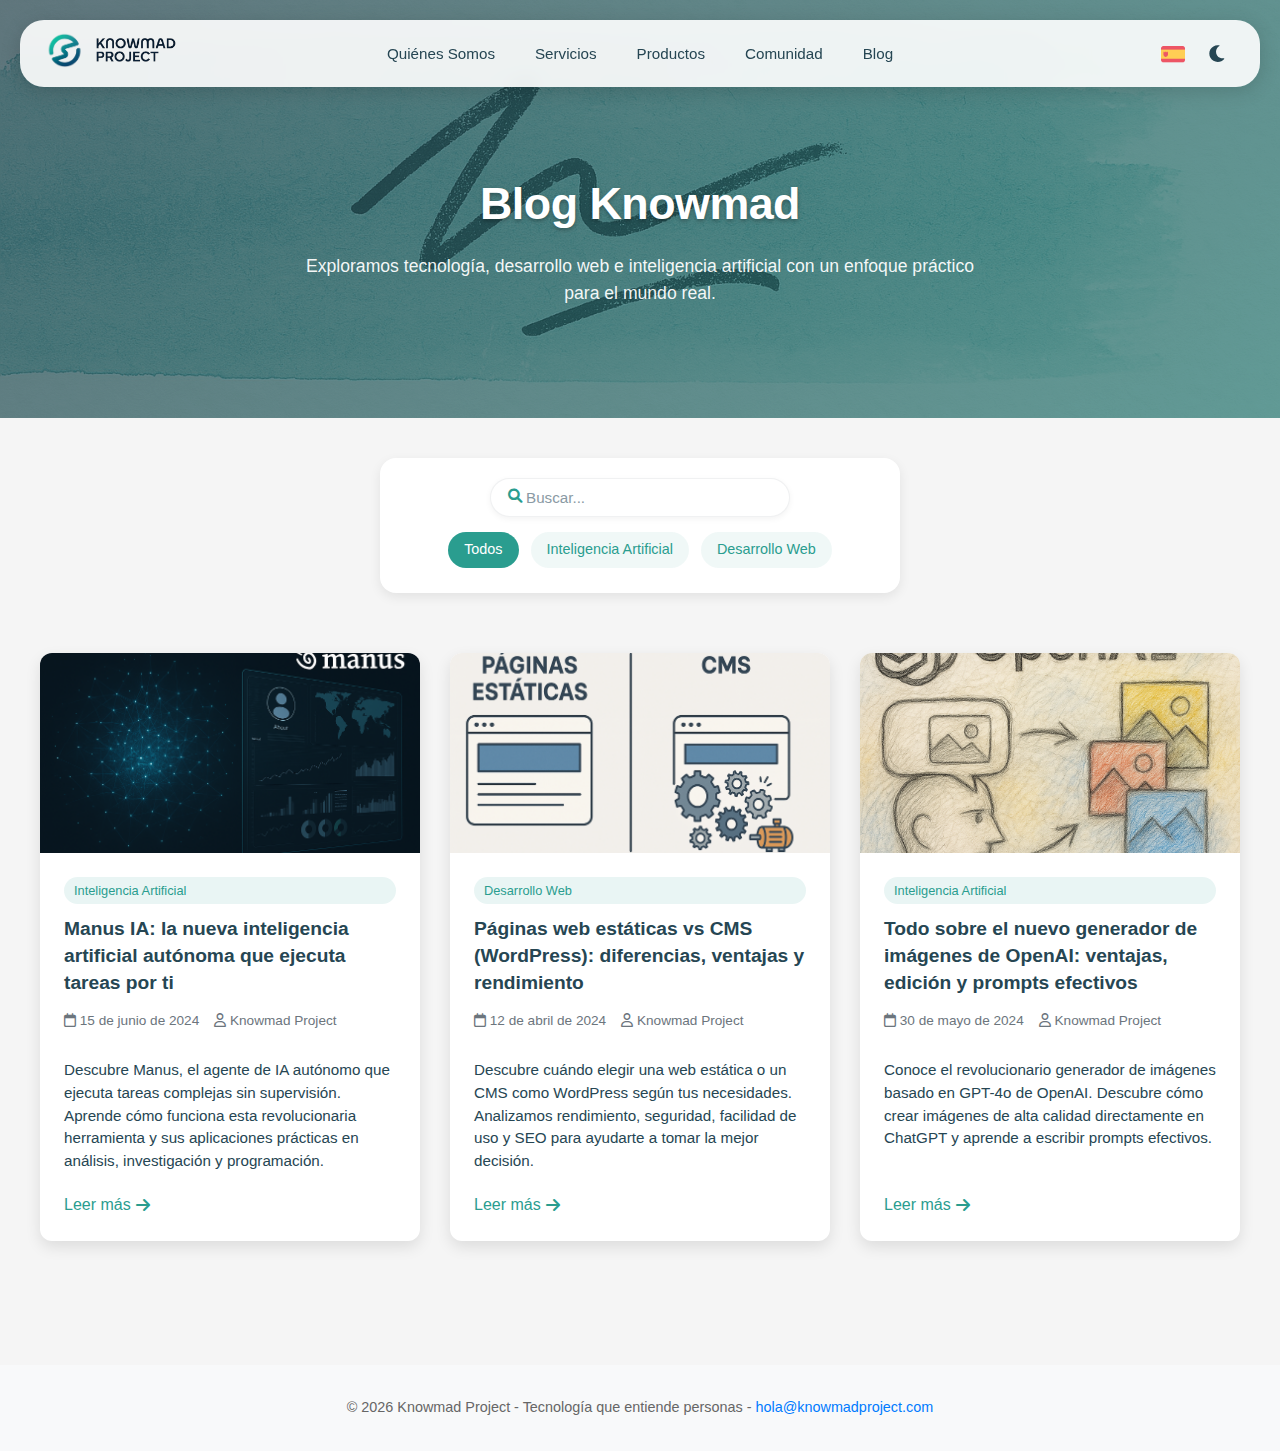
<file: blog.html>
<!DOCTYPE html>
<html lang="es">
<head>
    <meta charset="UTF-8">
    <meta name="viewport" content="width=device-width, initial-scale=1.0">
    <title>Blog - Knowmad Project</title>
    <link rel="stylesheet" href="css/knowmad-style.css">
    <link rel="stylesheet" href="css/blog.css">
    <link rel="stylesheet" href="https://cdnjs.cloudflare.com/ajax/libs/font-awesome/6.0.0/css/all.min.css">
    <!-- Favicon -->
    <link rel="icon" href="images/logo/favicon.png" type="image/png">
    <!-- Cargar los componentes -->
    <script type="module" src="js/components.js"></script>
</head>
<body>
    <header class="blog-header">
        <div class="container">
            <h1>Blog Knowmad</h1>
            <p>Exploramos tecnología, desarrollo web e inteligencia artificial con un enfoque práctico para el mundo real.</p>
        </div>
    </header>

    <div class="search-container">
        <input type="text" id="searchInput" placeholder="Buscar...">
        <i class="fas fa-search search-icon"></i>
        
        <div class="filter-container" id="categoryFilters">
            <div class="filter-tag active" data-category="all">Todos</div>
            <!-- Las categorías se cargarán dinámicamente desde posts.json -->
        </div>
    </div>

    <main class="container">
        <div class="blog-grid" id="blogGrid">
            <!-- Las tarjetas de blog se cargarán dinámicamente desde posts.json -->
            
            <div class="no-results" id="noResults" style="display: none;">
                <i class="fas fa-search"></i>
                <h2>No se encontraron resultados</h2>
                <p>Intenta con otra búsqueda o categoría</p>
            </div>
        </div>
    </main>

    <!-- Cargar el script del blog -->
    <script src="js/blog.js"></script>
</body>
</html>
</file>
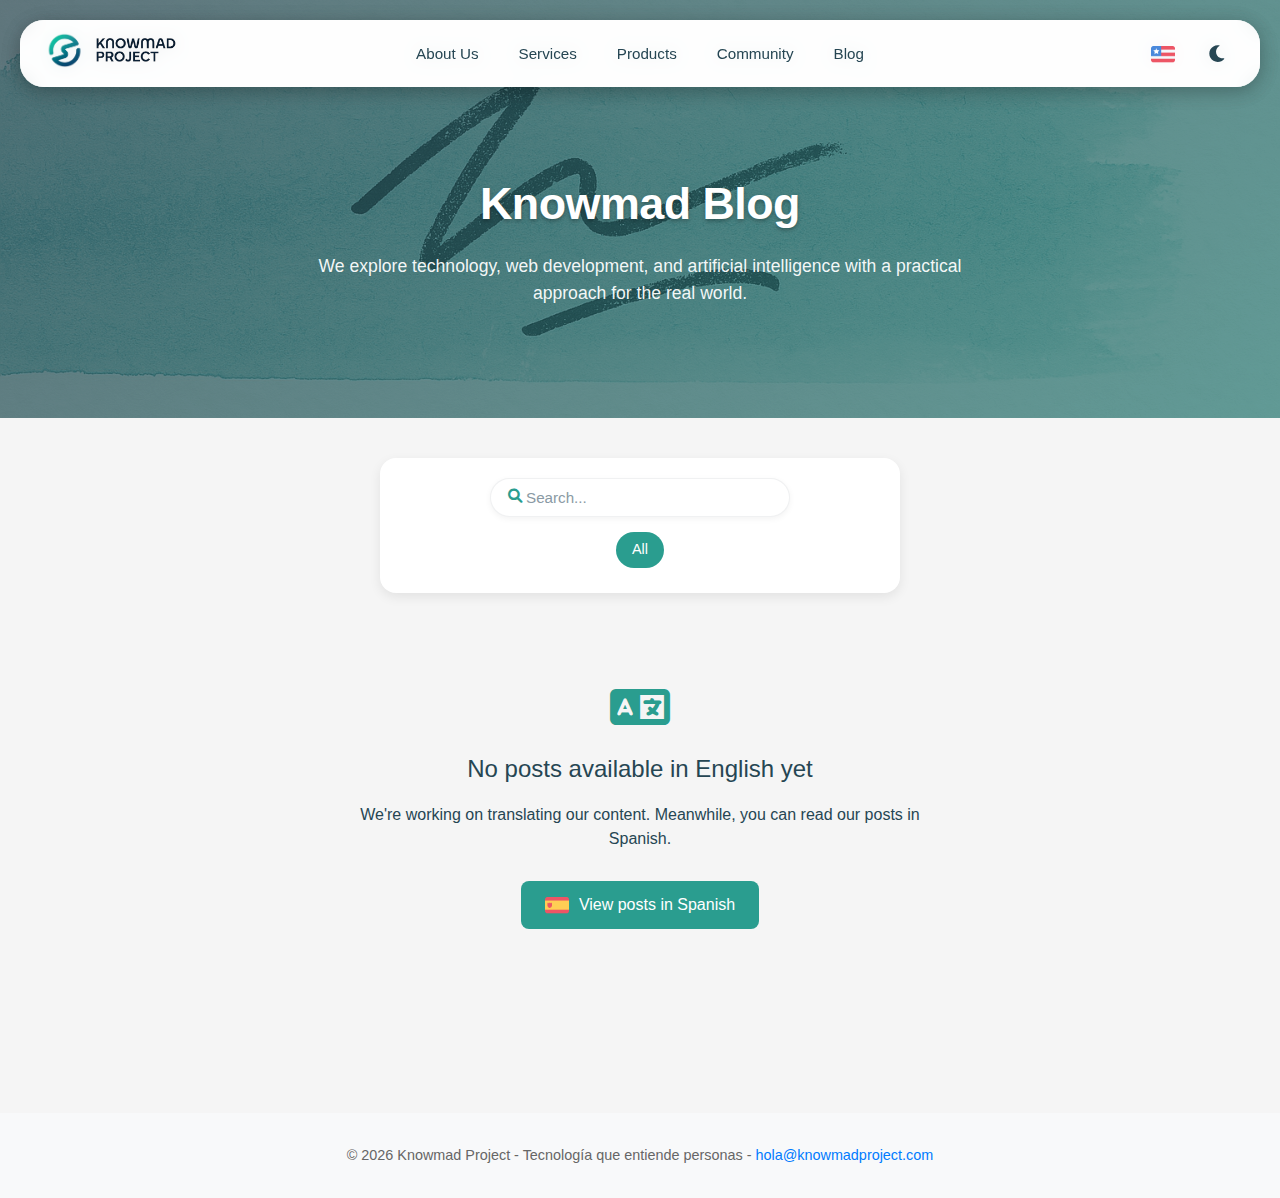
<file: en/blog.html>
<!DOCTYPE html>
<html lang="en">
<head>
    <meta charset="UTF-8">
    <meta name="viewport" content="width=device-width, initial-scale=1.0">
    <title>Blog - Knowmad Project</title>
    <link rel="stylesheet" href="../css/knowmad-style.css">
    <link rel="stylesheet" href="../css/blog.css">
    <link rel="stylesheet" href="https://cdnjs.cloudflare.com/ajax/libs/font-awesome/6.0.0/css/all.min.css">
    <!-- Favicon -->
    <link rel="icon" type="image/png" href="../images/logo/favicon.png">
    <link rel="shortcut icon" type="image/x-icon" href="data:image/x-icon;,">
    <!-- Load components -->
    <script type="module" src="../js/components.js"></script>
</head>
<body>
    <header-component></header-component>
    
    <header class="blog-header">
        <div class="container">
            <h1>Knowmad Blog</h1>
            <p>We explore technology, web development, and artificial intelligence with a practical approach for the real world.</p>
        </div>
    </header>

    <div class="search-container">
        <input type="text" id="searchInput" placeholder="Search...">
        <i class="fas fa-search search-icon"></i>
        
        <div class="filter-container" id="categoryFilters">
            <div class="filter-tag active" data-category="all">All</div>
            <!-- Categories will be loaded dynamically from posts.json -->
        </div>
    </div>

    <main class="container">
        <div class="no-posts-message">
            <i class="fas fa-language"></i>
            <h2>No posts available in English yet</h2>
            <p>We're working on translating our content. Meanwhile, you can read our posts in Spanish.</p>
            <a href="/blog.html" class="language-redirect" id="languageRedirectLink">
                <img src="../images/lang/usa_en.png" alt="Español">
                <span>View posts in Spanish</span>
            </a>
        </div>
    </main>

    <!-- Load blog script -->
    <script src="../js/blog.js"></script>
    
    <script>
        // Mantener la preferencia de tema al cambiar de idioma
        document.addEventListener('DOMContentLoaded', function() {
            const redirectLink = document.getElementById('languageRedirectLink');
            if (redirectLink) {
                const isDarkMode = document.documentElement.classList.contains('dark-mode');
                const currentUrl = redirectLink.getAttribute('href');
                // Agregar parámetro para mantener el tema
                redirectLink.setAttribute('href', `${currentUrl}${currentUrl.includes('?') ? '&' : '?'}theme=${isDarkMode ? 'dark' : 'light'}`);
            }
        });
    </script>
</body>
</html>
</file>
<file: css/knowmad-style.css>
:root {
    --primary-color: #264653;
    --secondary-color: #2a9d8f;
    --background-color: #f4f1ee;
    --card-background: #ffffff;
    --text-color: #264653;
    --border-color: #6c757d;
    --feature-tag: #f4f1ee;
    --tag-color: #2a9d8f;
    --tag-productivity: #2a9d8f;
    --tag-mobile: #2a9d8f;
    --tag-customize: #2a9d8f;
    --tag-performance: #2a9d8f;
    --nav-background: rgba(255, 255, 255, 0.9);
}

:root.dark-mode {
    --primary-color: #e0fbfc;
    --secondary-color: #3d9e8c;
    --background-color: #1e2a30;
    --card-background: #293540;
    --text-color: #e0fbfc;
    --border-color: #4d5e6c;
    --feature-tag: #1e2a30;
    --tag-color: #3d9e8c;
    --tag-productivity: #3d9e8c;
    --tag-mobile: #3d9e8c;
    --tag-customize: #3d9e8c;
    --tag-performance: #3d9e8c;
    --nav-background: rgba(41, 53, 64, 0.9);
}

html {
    scroll-behavior: smooth;
    scroll-padding-top: 80px;
}

body {
    font-family: 'Segoe UI', 'Roboto', 'Oxygen', 'Ubuntu', sans-serif;
    background-color: var(--background-color);
    color: var(--text-color);
    margin: 0;
    padding: 0;
    line-height: 1.5;
}

.container {
    max-width: 1200px;
    margin: 0 auto;
    padding: 20px;
}

/* Navbar styles */
.navbar {
    position: fixed;
    top: 20px;
    left: 50%;
    transform: translateX(-50%);
    width: 1200px;
    z-index: 1000;
    padding: 0 20px;
}

.nav-container {
    display: flex;
    justify-content: space-between;
    align-items: center;
    background-color: var(--nav-background);
    backdrop-filter: blur(8px);
    -webkit-backdrop-filter: blur(8px);
    border-radius: 24px;
    padding: 12px 25px;
    box-shadow: 0 4px 20px rgba(0, 0, 0, 0.15);
    position: relative;
}

.logo-container {
    display: flex;
    align-items: center;
    width: 33.33%;
}

.nav-logo {
    width: auto;
    height: 36px;
    object-fit: contain;
    border-radius: 0;
    background-color: transparent;
    padding: 0;
}

.nav-logo-text {
    height: 24px;
    margin-left: 10px;
}

.nav-menu {
    display: flex;
    list-style: none;
    margin: 0;
    padding: 0;
    position: absolute;
    left: 50%;
    transform: translateX(-50%);
    width: auto;
    justify-content: center;
    white-space: nowrap;
}

.nav-item {
    display: inline-block;
    margin: 0 10px;
}

.nav-item a {
    color: var(--primary-color);
    text-decoration: none;
    font-size: 0.95rem;
    font-weight: 500;
    transition: all 0.2s ease;
    padding: 5px 10px;
    border-radius: 12px;
}

.nav-item a:hover {
    color: var(--secondary-color);
    background-color: rgba(42, 157, 143, 0.1);
}

/* Espacio vacío a la derecha para equilibrar el logo */
.nav-container::after {
    content: '';
    width: 33.33%;
}

/* Header styles */
header {
    background: linear-gradient(135deg, #264653, #2a9d8f);
    padding: 150px 0 100px;
    text-align: center;
    margin-bottom: 60px;
    position: relative;
    overflow: hidden;
}

header::before {
    content: '';
    position: absolute;
    top: 0;
    left: 0;
    right: 0;
    bottom: 0;
    background-color: rgba(38, 70, 83, 0.4); /* Oscurece el video */
    z-index: 1;
}

header .container {
    position: relative;
    z-index: 2;
}

h1, h2, h3, h4 {
    margin: 0;
    padding: 0;
}

h1 {
    font-size: 3rem;
    margin-bottom: 1.5rem;
    text-shadow: 0 2px 4px rgba(0, 0, 0, 0.3);
    font-weight: 600;
    letter-spacing: -0.5px;
}

/* Estilos para asegurar visibilidad del título en ambos modos */
header h1 {
    color: white;
    text-shadow: 0 2px 4px rgba(0, 0, 0, 0.5);
}

.subtitle {
    font-size: 1.2rem;
    max-width: 700px;
    margin: 0 auto;
    color: rgba(255, 255, 255, 0.95);
    line-height: 1.6;
}

h2 {
    font-size: 1.8rem;
    margin: 0 0 0.7rem 0;
    color: var(--text-color);
    font-weight: 400;
}

h3 {
    font-size: 1.3rem;
    margin: 1rem 0 0.5rem 0;
    color: var(--text-color);
    font-weight: 400;
}

.logo {
    width: 48px;
    height: 48px;
    margin-bottom: 20px;
    border-radius: 50%;
    background-color: white;
    padding: 8px;
    box-shadow: 0 4px 8px rgba(0, 0, 0, 0.2);
}

.feature-section {
    background-color: transparent;
    border-radius: 0;
    padding: 0;
    margin-bottom: 120px;
    display: flex;
    flex-direction: row;
    align-items: flex-start;
    gap: 60px;
    box-shadow: none;
    position: relative;
    overflow: visible;
}

/* Alternamos el orden para los elementos pares */
.feature-section:nth-child(even) {
    flex-direction: row-reverse;
}

.feature-content {
    flex: 1;
    max-width: 45%;
    padding-top: 10px;
}

.feature-image {
    flex: 1;
    text-align: center;
    display: flex;
    justify-content: center;
    align-items: flex-start;
    padding-top: 20px;
}

.feature-image img {
    max-width: 100%;
    width: 100%;
    aspect-ratio: 16/10;
    object-fit: cover;
    border-radius: 8px;
    box-shadow: 0 8px 16px rgba(0, 0, 0, 0.15);
    transition: transform 0.3s ease;
}

.feature-card:hover .feature-image img {
    transform: none;
}

.tag {
    display: inline-block;
    background-color: var(--tag-color);
    color: white;
    padding: 4px 8px;
    border-radius: 4px;
    font-size: 0.7rem;
    margin-bottom: 8px;
    text-transform: uppercase;
    letter-spacing: 1px;
    font-weight: bold;
}

.tag.productivity {
    background-color: var(--tag-productivity);
}

.tag.mobile {
    background-color: var(--tag-mobile);
}

.tag.customize {
    background-color: var(--tag-customize);
}

.tag.performance {
    background-color: var(--tag-performance);
}

.steps {
    list-style-type: decimal;
    padding-left: 20px;
    margin: 15px 0;
}

.steps li {
    margin-bottom: 16px;
    position: relative;
    padding-left: 5px;
    color: var(--text-color);
}

.steps li::marker {
    color: var(--text-color);
    font-weight: normal;
}

.more-features {
    display: grid;
    grid-template-columns: repeat(auto-fill, minmax(300px, 1fr));
    gap: 30px;
    margin-top: 60px;
}

.small-card {
    background-color: transparent;
    border-radius: 8px;
    padding: 0;
    height: auto;
    box-shadow: none;
    display: flex;
    flex-direction: column;
    transition: none;
    position: relative;
    overflow: visible;
}

.small-card::after {
    display: none;
}

.small-card-img {
    height: 170px;
    display: flex;
    align-items: center;
    justify-content: center;
    margin-bottom: 15px;
    overflow: hidden;
    border-radius: 8px;
    background-color: var(--card-background);
}

.small-card-img img {
    width: 100%;
    height: 100%;
    object-fit: cover;
    border-radius: 8px;
    transition: transform 0.3s ease;
}

.small-card:hover .small-card-img img {
    transform: none;
}

.small-card h3 {
    font-size: 1.1rem;
    margin: 0 0 10px 0;
    color: var(--text-color);
}

.small-card p {
    font-size: 0.9rem;
    margin: 0;
    color: var(--text-color);
}

.explore-btn {
    display: inline-flex;
    align-items: center;
    justify-content: center;
    background-color: var(--secondary-color);
    color: white;
    width: 36px;
    height: 36px;
    border-radius: 50%;
    text-decoration: none;
    font-weight: 500;
    font-size: 1.5rem;
    margin-top: 15px;
    align-self: flex-end;
    transition: all 0.2s ease;
    box-shadow: 0 4px 8px rgba(42, 157, 143, 0.2);
    border: none;
    position: relative;
}

.explore-btn::after {
    content: "+";
    position: absolute;
    top: 44%;
    left: 50%;
    transform: translate(-50%, -50%);
    line-height: 0.8;
    font-size: 1.8rem;
    color: white;
}

.explore-btn:hover {
    background-color: #238b7e;
    box-shadow: 0 6px 12px rgba(42, 157, 143, 0.3);
    transform: scale(1.1);
}

.see-more-btn {
    display: block;
    margin: 40px auto;
    padding: 12px 28px;
    background-color: var(--secondary-color);
    color: white;
    border: none;
    border-radius: 8px;
    font-size: 1rem;
    font-weight: 500;
    cursor: pointer;
    transition: all 0.3s ease;
    box-shadow: 0 4px 6px rgba(0, 0, 0, 0.1);
    text-decoration: none;
    width: fit-content;
    text-align: center;
}

.see-more-btn:hover {
    background-color: #238b7e;
    transform: translateY(-2px);
    text-decoration: none;
}

footer {
    text-align: center;
    margin-top: 60px;
    padding: 20px;
    border-top: 1px solid var(--border-color);
    font-size: 0.9rem;
    color: var(--text-color);
}

footer a {
    color: var(--secondary-color);
    text-decoration: none;
}

footer a:hover {
    text-decoration: underline;
}

/* Estilos para secciones con títulos centrados */
.section-title {
    text-align: center;
    margin: 80px 0 30px;
    position: relative;
    font-size: 1.8rem;
    font-weight: 400;
}

.section-title::after {
    content: '';
    display: block;
    width: 60px;
    height: 3px;
    background-color: var(--secondary-color);
    margin: 15px auto 0;
    border-radius: 2px;
}

/* Selector de tema */
.theme-switch {
    position: absolute;
    right: 25px;
    top: 50%;
    transform: translateY(-50%);
    display: flex;
    align-items: center;
    justify-content: center;
    width: 40px;
    height: 40px;
    padding: 0;
    border: none;
    background-color: rgba(42, 157, 143, 0.1);
    color: var(--text-color);
    font-size: 1.2rem;
    cursor: pointer;
    transition: color 0.3s ease, transform 0.3s ease;
    border-radius: 50%;
    overflow: hidden;
}

.theme-switch i {
    display: flex;
    align-items: center;
    justify-content: center;
    width: 20px;
    height: 20px;
    line-height: 1;
    transition: transform 0.15s ease;
}

.theme-switch:hover {
    transform: translateY(-50%) scale(1.1);
    color: var(--secondary-color);
    background-color: rgba(42, 157, 143, 0.2);
}

/* Cambio de iconos para el modo oscuro */
:root.dark-mode .theme-switch i.fa-sun {
    color: #FFD700; /* Color amarillo dorado para el sol */
    display: flex;
    align-items: center;
    justify-content: center;
}

/* Reemplazar el icono anterior con uno más brillante */
:root.dark-mode .theme-switch i.fa-sun::before {
    content: "\f185"; /* Código para fa-sun estándar */
}

/* Hero video */
.hero-video {
    position: absolute;
    top: 0;
    left: 0;
    width: 100%;
    height: 100%;
    object-fit: cover;
    z-index: 0;
    opacity: 0.2;
}

/* Tarjeta de mensaje estilo Google */
.message-card {
    position: relative;
    margin: 0 auto 120px;
    border-radius: 12px;
    padding: 40px;
    overflow: hidden; 
    background: none;
}

.message-card::before {
    content: '';
    position: absolute;
    top: 0;
    left: 0;
    width: 100%;
    height: 100%;
    background-color: rgba(0, 0, 0, 0.8);
    z-index: 1;
}

.message-video {
    position: absolute;
    top: 0;
    left: 0;
    width: 100%;
    height: 100%;
    object-fit: cover;
    z-index: 0;
    opacity: 2.3;
}

.message-content {
    position: relative;
    z-index: 2;
    color: white;
    text-align: center;
}

.message-content .tag {
    display: inline-block;
    margin-bottom: 16px;
}

.message-content h2 {
    margin-bottom: 24px;
    font-size: 2rem;
    color: white;
}

.message-content p {
    margin-bottom: 20px;
    font-size: 1.05rem;
    line-height: 1.6;
    color: white;
}

.message-highlight {
    font-size: 1.2rem !important;
    color: white !important;
    margin: 30px 0 !important;
    font-weight: 500;
    position: relative;
    padding: 15px 0;
}

.message-highlight::before,
.message-highlight::after {
    content: '';
    position: absolute;
    left: 50%;
    transform: translateX(-50%);
    width: 100px;
    height: 1px;
    background-color: rgba(255, 255, 255, 0.4);
}

.message-highlight::before {
    top: 0;
}

.message-highlight::after {
    bottom: 0;
}

/* Modo oscuro - específico para mensaje */
:root.dark-mode .message-card {
    background-color: rgba(0, 0, 0, 0.85);
}

:root.dark-mode .message-content h2,
:root.dark-mode .message-content p,
:root.dark-mode .message-highlight {
    color: white !important;
}

@media (max-width: 1240px) {
    .navbar {
        width: 100%;
        top: 0;
        padding: 10px;
    }
    
    .nav-container {
        border-radius: 0;
    }

    .nav-menu {
        position: static;
        transform: none;
        width: auto;
        justify-content: center;
    }

    .logo-container {
        width: auto;
    }

    .nav-container::after {
        display: none;
    }
    
    .menu-toggle {
        display: flex;
        position: relative;
        right: 0;
    }
    
    .theme-switch {
        position: relative;
        right: 0;
        top: 0;
        transform: none;
        margin-right: 15px;
        background-color: rgba(42, 157, 143, 0.1);
    }
    
    .theme-switch:hover {
        transform: scale(1.1);
        background-color: rgba(42, 157, 143, 0.2);
    }
}

/* Ajustes específicos para 1024px */
@media (max-width: 1024px) {
    .nav-menu {
        flex-wrap: wrap;
        justify-content: center;
        padding: 5px 0;
    }
    
    .nav-item {
        margin: 5px 8px;
    }
    
    .nav-item a {
        font-size: 0.9rem;
        padding: 4px 8px;
    }
}

/* Solución específica para móviles alrededor de 770px */
@media (max-width: 800px) and (min-width: 769px) {
    .nav-menu {
        display: flex;
        flex-wrap: nowrap;
        justify-content: space-between;
        width: 100%;
        padding: 5px 0;
    }
    
    .nav-item {
        margin: 2px;
    }
    
    .nav-item a {
        font-size: 0.8rem;
        padding: 3px 5px;
    }
    
    .nav-container {
        flex-direction: column;
        padding: 10px;
    }
    
    .logo-container {
        margin-bottom: 5px;
    }
}

@media (max-width: 768px) {
    .feature-section,
    .feature-section:nth-child(even) {
        flex-direction: column;
        gap: 20px;
    }

    .feature-content {
        max-width: 100%;
    }
    
    .more-features {
        grid-template-columns: 1fr;
    }
    
    .nav-menu {
        position: static;
        display: flex;
        flex-direction: row;
        justify-content: center;
        width: 100%;
        background-color: transparent;
        box-shadow: none;
        padding: 0;
        transform: none;
    }
    
    .nav-item {
        margin: 0 10px;
    }
    
    .nav-container {
        flex-direction: column;
        padding: 15px 20px;
        position: relative;
    }
    
    .logo-container {
        width: auto;
    }
    
    .nav-container::after {
        display: none;
    }
    
    .menu-toggle {
        display: flex;
    }
    
    h1 {
        font-size: 2.2rem;
    }
    
    .subtitle {
        font-size: 1rem;
    }
    
    header {
        padding: 100px 0 60px;
    }
    
    .message-card {
        padding: 30px 20px;
        margin-bottom: 80px;
    }
    
    .message-content h2 {
        font-size: 1.8rem;
    }
    
    .message-content p {
        font-size: 1rem;
        text-align: left;
    }
    
    .theme-switch {
        width: 36px;
        height: 36px;
        position: absolute;
        right: 20px;
        top: 15px;
        transform: none;
        margin-left: 0;
        background-color: rgba(42, 157, 143, 0.1);
    }
    
    .theme-switch i {
        width: 18px;
        height: 18px;
    }
    
    .theme-switch:hover {
        transform: scale(1.1);
        background-color: rgba(42, 157, 143, 0.2);
    }
}

@media (max-width: 480px) {
    .nav-menu {
        flex-wrap: wrap;
    }
    
    .nav-item {
        margin: 5px;
    }
    
    .theme-switch {
        width: 32px;
        height: 32px;
        right: 15px;
        top: 15px;
    }
    
    .theme-switch i {
        width: 16px;
        height: 16px;
        font-size: 0.9rem;
    }
}

/* Módulo de Clientes */
.clients-module {
    position: relative;
    margin: 120px 0 80px;
    padding: 60px 0;
    overflow: hidden;
}

.clients-background {
    position: absolute;
    top: 0;
    left: 0;
    width: 100%;
    height: 100%;
    background: linear-gradient(45deg, rgba(38, 70, 83, 0.05), rgba(42, 157, 143, 0.1));
    z-index: -1;
    border-radius: 20px;
}

.clients-container {
    max-width: 100%;
    padding: 20px 0;
    position: relative;
    margin: 40px 0;
}

.client-logos {
    display: flex;
    justify-content: center;
    flex-wrap: wrap;
    gap: 40px;
    padding: 20px;
}

.client-item {
    position: relative;
    width: 180px;
    height: 100px;
    border-radius: 12px;
    background-color: var(--card-background);
    display: flex;
    align-items: center;
    justify-content: center;
    padding: 20px;
    overflow: hidden;
    box-shadow: 0 10px 20px rgba(0, 0, 0, 0.05);
    transition: all 0.3s ease;
}

.client-item img {
    max-width: 100%;
    max-height: 60px;
    object-fit: contain;
    filter: grayscale(100%);
    opacity: 0.8;
    transition: all 0.4s ease;
}

/* Estilos específicos para logos blancos en modo claro */
.logo-white-bg img {
    filter: grayscale(100%) brightness(0.4);
}

.logo-white-bg:hover img {
    filter: grayscale(0%) brightness(0.6) !important;
}

/* Estilos específicos para modo oscuro */
:root.dark-mode .client-item {
    background-color: rgba(41, 53, 64, 0.8);
}

:root.dark-mode .client-item img {
    filter: grayscale(100%) brightness(1.5) invert(1);
    opacity: 0.9;
}

.client-item:hover {
    transform: translateY(-5px);
    box-shadow: 0 15px 30px rgba(0, 0, 0, 0.1);
}

.client-item:hover img {
    filter: grayscale(0%);
    opacity: 1;
    transform: scale(1.05);
}

:root.dark-mode .client-item:hover img {
    filter: grayscale(0%) brightness(1) invert(0);
    opacity: 1;
    transform: scale(1.05);
}

.client-item .client-overlay {
    position: absolute;
    bottom: 0;
    left: 0;
    width: 100%;
    background: linear-gradient(to top, var(--secondary-color), transparent);
    height: 0;
    display: flex;
    align-items: flex-end;
    justify-content: center;
    opacity: 0;
    transition: all 0.3s ease;
    border-radius: 0 0 12px 12px;
}

.client-item .client-overlay span {
    color: white;
    font-size: 0.85rem;
    font-weight: 500;
    padding: 10px;
    transform: translateY(20px);
    transition: transform 0.3s ease;
}

.client-item:hover .client-overlay {
    height: 35%;
    opacity: 1;
}

.client-item:hover .client-overlay span {
    transform: translateY(0);
}

.clients-quote {
    text-align: center;
    margin: 40px auto 0;
    max-width: 800px;
    font-style: italic;
    color: var(--text-color);
    font-size: 1.2rem;
    line-height: 1.6;
    position: relative;
}

.quote-mark {
    font-family: 'Georgia', serif;
    font-size: 2rem;
    color: var(--secondary-color);
    vertical-align: sub;
    margin: 0 5px;
    opacity: 0.7;
}

/* Responsive para clientes */
@media (max-width: 768px) {
    .client-logos {
        gap: 25px;
    }
    
    .client-item {
        width: 150px;
        height: 90px;
        padding: 15px;
    }
    
    .clients-quote {
        font-size: 1rem;
        margin: 30px auto 0;
    }
}

@media (max-width: 480px) {
    .client-logos {
        gap: 15px;
    }
    
    .client-item {
        width: 120px;
        height: 80px;
        padding: 10px;
    }
    
    .client-item img {
        max-height: 50px;
    }
    
    .client-item .client-overlay span {
        font-size: 0.75rem;
    }
}

/* Animación de flotación para logos de clientes */
@keyframes float {
    0% {
        transform: translateY(0);
    }
    50% {
        transform: translateY(-8px);
    }
    100% {
        transform: translateY(0);
    }
}

.client-item.floating {
    animation: float 5s ease-in-out infinite;
}

.client-item.floating:hover {
    animation-play-state: paused;
}

/* Estilos para el módulo de Comunidad */
.community-module {
    padding: 60px 0;
    position: relative;
    margin-bottom: 80px;
    overflow: hidden;
}

.community-container {
    display: flex;
    flex-direction: row;
    gap: 40px;
    margin-top: 40px;
}

.community-content {
    flex: 1;
    padding: 0 20px;
}

.community-intro {
    font-size: 1.3rem;
    color: var(--primary-color);
    margin-bottom: 40px;
    line-height: 1.5;
    font-weight: 500;
}

.community-grid {
    display: grid;
    grid-template-columns: repeat(3, 1fr);
    gap: 25px;
}

.community-node {
    background-color: rgba(255, 255, 255, 0.5);
    border-radius: 12px;
    padding: 25px 20px;
    text-align: center;
    box-shadow: 0 3px 6px rgba(0, 0, 0, 0.03);
    transition: transform 0.3s ease, box-shadow 0.3s ease;
    position: relative;
    border: 1px solid rgba(42, 157, 143, 0.05);
    backdrop-filter: blur(5px);
    -webkit-backdrop-filter: blur(5px);
}

.community-node:hover {
    transform: translateY(-5px);
    box-shadow: 0 8px 15px rgba(0, 0, 0, 0.05);
    border-color: rgba(42, 157, 143, 0.1);
}

.node-icon {
    width: 60px;
    height: 60px;
    border-radius: 50%;
    background-color: rgba(42, 157, 143, 0.05);
    color: var(--secondary-color);
    display: flex;
    align-items: center;
    justify-content: center;
    margin: 0 auto 15px;
}

.node-icon i {
    font-size: 24px;
}

.community-node h3 {
    margin-bottom: 20px;
    font-weight: 500;
}

.progress-bar {
    width: 100%;
    height: 6px;
    background-color: rgba(42, 157, 143, 0.1);
    border-radius: 3px;
    overflow: hidden;
    margin-top: 15px;
}

.progress-fill {
    height: 100%;
    width: 0;
    background-color: var(--secondary-color);
    border-radius: 3px;
    transition: width 1.5s ease-in-out;
}

.community-network {
    flex: 1;
    display: flex;
    flex-direction: column;
}

.network-animation {
    flex: 1;
    min-height: 350px;
    position: relative;
}

#networkCanvas {
    width: 100%;
    height: 100%;
    position: absolute;
    top: 0;
    left: 0;
}

.community-quote {
    text-align: center;
    margin-top: 30px;
    padding: 20px;
    font-style: italic;
    color: var(--primary-color);
    font-size: 1.1rem;
}

.community-quote p {
    position: relative;
    display: inline-block;
}

.community-quote .quote-mark {
    font-size: 2rem;
    color: var(--secondary-color);
    opacity: 0.7;
    line-height: 0;
    position: relative;
    vertical-align: -0.4em;
}

/* Media queries existentes */
@media (max-width: 1240px) {
    .navbar {
        width: 100%;
        top: 0;
        padding: 10px;
    }
    
    .nav-container {
        border-radius: 0;
    }

    .nav-menu {
        position: static;
        transform: none;
        width: auto;
        justify-content: center;
    }

    .logo-container {
        width: auto;
    }

    .nav-container::after {
        display: none;
    }
    
    .menu-toggle {
        display: flex;
        position: relative;
        right: 0;
    }
    
    .theme-switch {
        position: relative;
        right: 0;
        top: 0;
        transform: none;
        margin-right: 15px;
        background-color: rgba(42, 157, 143, 0.1);
    }
    
    .theme-switch:hover {
        transform: scale(1.1);
        background-color: rgba(42, 157, 143, 0.2);
    }
}

@media (max-width: 768px) {
    .feature-section,
    .feature-section:nth-child(even) {
        flex-direction: column;
        gap: 20px;
    }

    .feature-content {
        max-width: 100%;
    }
    
    .more-features {
        grid-template-columns: 1fr;
    }
    
    .nav-menu {
        position: static;
        display: flex;
        flex-direction: row;
        justify-content: center;
        width: 100%;
        background-color: transparent;
        box-shadow: none;
        padding: 0;
        transform: none;
    }
    
    .nav-item {
        margin: 0 10px;
    }
    
    .nav-container {
        flex-direction: column;
        padding: 15px 20px;
        position: relative;
    }
    
    .logo-container {
        width: auto;
    }
    
    .nav-container::after {
        display: none;
    }
    
    .menu-toggle {
        display: flex;
    }
    
    h1 {
        font-size: 2.2rem;
    }
    
    .subtitle {
        font-size: 1rem;
    }
    
    header {
        padding: 100px 0 60px;
    }
    
    .message-card {
        padding: 30px 20px;
        margin-bottom: 80px;
    }
    
    .message-content h2 {
        font-size: 1.8rem;
    }
    
    .message-content p {
        font-size: 1rem;
        text-align: left;
    }
    
    .theme-switch {
        width: 36px;
        height: 36px;
        position: absolute;
        right: 20px;
        top: 15px;
        transform: none;
        margin-left: 0;
        background-color: rgba(42, 157, 143, 0.1);
    }
    
    .theme-switch i {
        width: 18px;
        height: 18px;
    }
    
    .theme-switch:hover {
        transform: scale(1.1);
        background-color: rgba(42, 157, 143, 0.2);
    }
}

@media (max-width: 480px) {
    .nav-menu {
        flex-wrap: wrap;
    }
    
    .nav-item {
        margin: 5px;
    }
    
    .theme-switch {
        width: 32px;
        height: 32px;
        right: 15px;
        top: 15px;
    }
    
    .theme-switch i {
        width: 16px;
        height: 16px;
        font-size: 0.9rem;
    }
}

/* Media queries para el módulo de comunidad */
@media (max-width: 992px) {
    .community-container {
        flex-direction: column;
    }

    .community-grid {
        grid-template-columns: repeat(2, 1fr);
    }

    .network-animation {
        min-height: 300px;
    }
}

@media (max-width: 768px) {
    .community-intro {
        font-size: 1.1rem;
    }
}

@media (max-width: 576px) {
    .community-grid {
        grid-template-columns: 1fr;
    }

    .community-node {
        padding: 20px 15px;
    }

    .node-icon {
        width: 50px;
        height: 50px;
    }

    .community-quote {
        font-size: 1rem;
    }
}

:root.dark-mode .community-node {
    background-color: rgba(41, 53, 64, 0.5);
    border: 1px solid rgba(61, 158, 140, 0.1);
    backdrop-filter: blur(5px);
    -webkit-backdrop-filter: blur(5px);
}

:root.dark-mode .node-icon {
    background-color: rgba(61, 158, 140, 0.1);
}

/* Estilos para el bloque de pasos para unirse a la comunidad */
.join-community-module {
    padding: 60px 0;
    margin-bottom: 80px;
    position: relative;
}

.join-community-module::before {
    background-image: none;
    opacity: 0;
}

:root.dark-mode .join-community-module::before {
    background-image: none;
}

.join-steps {
    padding-top: 0;
    margin-top: 0;
    position: relative;
    margin-bottom: 70px;
}

/* Flechas que conectan los pasos */
.join-steps::before {
    content: "";
    position: absolute;
    top: 0px;
    left: -10%;
    right: -10%;
    z-index: 1;
    background: none;
    border-top: none;
    background-image: url("data:image/svg+xml,%3Csvg xmlns='http://www.w3.org/2000/svg' width='1100' height='120' viewBox='0 0 1100 120'%3E%3Cpath d='M20,60 C60,20 100,100 140,40 C180,0 220,80 260,30 C300,0 340,80 380,40 C420,0 460,100 500,50 C540,15 580,75 620,30 C660,0 700,60 740,20 C780,0 820,70 860,35 C900,10 940,80 980,40 C1020,10 1050,60 1070,60' fill='none' stroke='%23264653' stroke-width='3' stroke-dasharray='8 8'/%3E%3Cpolygon points='1085,60 1070,53 1070,67' fill='%23264653'/%3E%3C/svg%3E");
    background-size: 120% 100%;
    background-repeat: no-repeat;
    background-position: center;
    height: 120px;
}

.join-steps::after {
    display: none;
}

:root.dark-mode .join-steps::before {
    background-image: url("data:image/svg+xml,%3Csvg xmlns='http://www.w3.org/2000/svg' width='1100' height='120' viewBox='0 0 1100 120'%3E%3Cpath d='M20,60 C60,20 100,100 140,40 C180,0 220,80 260,30 C300,0 340,80 380,40 C420,0 460,100 500,50 C540,15 580,75 620,30 C660,0 700,60 740,20 C780,0 820,70 860,35 C900,10 940,80 980,40 C1020,10 1050,60 1070,60' fill='none' stroke='%23e0fbfc' stroke-width='3' stroke-dasharray='8 8'/%3E%3Cpolygon points='1085,60 1070,53 1070,67' fill='%23e0fbfc'/%3E%3C/svg%3E");
    top: 0px;
}

:root.dark-mode .join-steps::after {
    display: none;
}

.join-steps-container {
    max-width: 1000px;
    margin: 0 auto;
    text-align: center;
    position: relative;
}

.join-title {
    font-size: 2rem;
    margin-bottom: 15px;
    color: var(--primary-color);
}

.join-subtitle {
    font-size: 1.2rem;
    color: var(--secondary-color);
    margin-bottom: 50px;
}

.join-steps {
    display: flex;
    flex-direction: row;
    justify-content: space-between;
    gap: 20px;
    margin-bottom: 50px;
    position: relative;
}

.join-step::after {
    display: none;
}

.join-step {
    display: flex;
    flex-direction: column;
    align-items: center;
    text-align: center;
    width: calc(25% - 15px);
    background-color: rgba(255, 255, 255, 0.5);
    border-radius: 12px;
    padding: 25px 15px;
    box-shadow: 0 4px 10px rgba(0, 0, 0, 0.03);
    transition: transform 0.3s ease, box-shadow 0.3s ease;
    border: 1px solid rgba(42, 157, 143, 0.05);
    position: relative;
    z-index: 3;
}

.join-step:hover {
    transform: translateY(-10px);
    box-shadow: 0 8px 20px rgba(0, 0, 0, 0.05);
    border-color: rgba(42, 157, 143, 0.1);
}

.step-number {
    width: 60px;
    height: 60px;
    min-width: 60px;
    border-radius: 50%;
    background-color: var(--secondary-color);
    color: white;
    display: flex;
    align-items: center;
    justify-content: center;
    font-size: 1.5rem;
    font-weight: bold;
    margin-bottom: 15px;
    z-index: 2;
}

.step-content {
    flex: 1;
}

.step-content h3 {
    margin: 0 0 10px 0;
    font-size: 1.1rem;
    color: var(--primary-color);
}

.step-content p {
    margin: 0;
    color: var(--text-color);
    font-size: 0.9rem;
    line-height: 1.5;
}

.telegram-link {
    display: inline-flex;
    align-items: center;
    color: #0088cc; /* Color de Telegram */
    text-decoration: none;
    font-weight: 500;
    margin-top: 15px;
    transition: all 0.2s ease;
    font-size: 0.9rem;
}

.telegram-link i {
    margin-right: 8px;
    font-size: 1.1rem;
}

.telegram-link:hover {
    opacity: 0.8;
    text-decoration: underline;
}

.join-now-btn {
    display: inline-block;
    padding: 12px 28px;
    background-color: var(--secondary-color);
    color: white;
    text-decoration: none;
    border-radius: 8px;
    font-weight: 500;
    font-size: 1rem;
    transition: all 0.3s ease;
    box-shadow: 0 4px 6px rgba(0, 0, 0, 0.1);
}

.join-now-btn:hover {
    background-color: #238b7e;
    transform: translateY(-2px);
    box-shadow: 0 6px 12px rgba(42, 157, 143, 0.2);
}

/* Estilos para modo oscuro */
:root.dark-mode .join-step {
    background-color: rgba(41, 53, 64, 0.7);
    border-color: rgba(61, 158, 140, 0.1);
}

:root.dark-mode .step-number {
    background-color: var(--secondary-color);
}

:root.dark-mode .step-content h3 {
    color: var(--primary-color);
}

/* Media queries para el bloque de unirse a la comunidad */
@media (max-width: 992px) {
    .join-steps::before {
        height: 90px;
        background-size: contain;
        background-position: top center;
        top: 0px;
        left: -5%;
        right: -5%;
    }
    
    .join-steps {
        padding-top: 70px;
        flex-wrap: wrap;
        justify-content: center;
    }
    
    .join-step {
        width: calc(50% - 20px);
        margin-bottom: 30px;
    }
}

@media (max-width: 768px) {
    .join-title {
        font-size: 1.8rem;
    }
    
    .join-subtitle {
        font-size: 1.1rem;
        margin-bottom: 40px;
    }
    
    .join-step {
        padding: 20px 15px;
    }
    
    .step-number {
        width: 50px;
        height: 50px;
        min-width: 50px;
        font-size: 1.3rem;
    }
}

@media (max-width: 576px) {
    .join-step {
        width: 100%;
    }
    
    .step-number {
        margin-bottom: 10px;
    }
    
    .join-now-btn {
        padding: 12px 28px;
        font-size: 1rem;
    }
}

/* Productos Module */
.products-module {
    padding: 80px 0 60px;
    margin: 30px 0 60px;
    position: relative;
    overflow: hidden;
    background-color: rgba(231, 111, 81, 0.05);
    border-radius: 20px;
}

.products-background {
    position: absolute;
    top: 0;
    left: 0;
    width: 100%;
    height: 100%;
    background: radial-gradient(circle at 70% 30%, rgba(231, 111, 81, 0.08) 0%, rgba(231, 111, 81, 0.02) 70%);
    z-index: -1;
}

.section-subtitle {
    text-align: center;
    font-size: 1.1rem;
    margin: -5px auto 30px;
    color: var(--secondary-color);
    max-width: 600px;
}

/* Producto Accordion */
.product-accordion {
    max-width: 800px;
    margin: 40px auto;
}

.product-slide {
    background-color: var(--card-background);
    margin-bottom: 15px;
    border-radius: 12px;
    box-shadow: 0 5px 15px rgba(0, 0, 0, 0.05);
    overflow: hidden;
    position: relative;
    transition: all 0.5s ease;
}

.product-header {
    padding: 20px;
    display: flex;
    align-items: center;
    cursor: pointer;
    position: relative;
    z-index: 2;
}

.product-icon {
    width: 50px;
    height: 50px;
    min-width: 50px;
    background-color: var(--secondary-color);
    border-radius: 50%;
    display: flex;
    align-items: center;
    justify-content: center;
    margin-right: 15px;
    position: relative;
}

.product-icon::after {
    content: '';
    position: absolute;
    width: 60px;
    height: 60px;
    border-radius: 50%;
    border: 2px dashed var(--secondary-color);
    opacity: 0.5;
    animation: spin 30s linear infinite;
}

@keyframes spin {
    from { transform: rotate(0deg); }
    to { transform: rotate(360deg); }
}

.product-icon i {
    font-size: 20px;
    color: white;
}

.product-slide h3 {
    margin: 0;
    font-size: 1.2rem;
    font-weight: 500;
    flex-grow: 1;
}

.expand-icon {
    transition: transform 0.3s ease;
}

.product-slide.active .expand-icon {
    transform: rotate(180deg);
}

.product-content {
    max-height: 0;
    overflow: hidden;
    padding: 0 20px;
    transition: max-height 0.5s ease, padding 0.5s ease;
}

.product-slide.active .product-content {
    max-height: 400px;
    padding: 0 20px 20px;
}

.product-description {
    margin-bottom: 15px;
    color: var(--text-color);
    opacity: 0.9;
}

.product-features {
    padding-left: 20px;
    margin-bottom: 20px;
}

.product-features li {
    position: relative;
    margin-bottom: 8px;
    padding-left: 5px;
    line-height: 1.4;
    font-size: 0.95rem;
}

.product-features li::before {
    content: '•';
    position: absolute;
    left: -15px;
    color: var(--secondary-color);
    font-weight: bold;
}

.product-link {
    display: inline-block;
    padding: 8px 20px;
    background-color: transparent;
    border: 2px solid var(--secondary-color);
    color: var(--secondary-color);
    border-radius: 30px;
    text-decoration: none;
    font-weight: 500;
    transition: all 0.2s ease;
}

.product-link:hover {
    background-color: var(--secondary-color);
    color: white;
    transform: translateY(-3px);
    box-shadow: 0 5px 15px rgba(42, 157, 143, 0.3);
}

.product-link i {
    margin-left: 5px;
    transition: transform 0.2s ease;
}

.product-link:hover i {
    transform: translateX(3px);
}

/* Barra de progreso lateral */
.progress-bar-container {
    position: absolute;
    top: 0;
    right: 0;
    height: 100%;
    width: 5px;
    background-color: rgba(42, 157, 143, 0.1);
    z-index: 1;
}

.progress-indicator {
    width: 100%;
    height: 0;
    background-color: var(--secondary-color);
    position: absolute;
    bottom: 0;
    left: 0;
    transition: height 0.1s linear;
}

.product-slide.completed .progress-indicator {
    height: 100%;
}

/* Estilos para modo oscuro */
:root.dark-mode .product-slide {
    background-color: var(--card-background);
}

:root.dark-mode .progress-bar-container {
    background-color: rgba(61, 158, 140, 0.1);
}

:root.dark-mode .progress-indicator {
    background-color: var(--secondary-color);
}

/* Media queries */
@media (max-width: 992px) {
    .product-accordion {
        margin: 40px 20px;
    }
}

@media (max-width: 768px) {
    .products-module {
        padding: 60px 0 40px;
    }
    
    .product-slide h3 {
        font-size: 1.1rem;
    }
}

@media (max-width: 480px) {
    .product-header {
        padding: 15px;
    }
    
    .product-icon {
        width: 40px;
        height: 40px;
        min-width: 40px;
    }
    
    .product-icon::after {
        width: 50px;
        height: 50px;
    }
    
    .product-icon i {
        font-size: 18px;
    }
    
    .product-slide h3 {
        font-size: 1rem;
    }
} 

/* Estilos para la sección de contacto */
.contact-module {
    padding: 80px 0;
    background: linear-gradient(135deg, rgba(38, 70, 83, 0.03), rgba(42, 157, 143, 0.03));
    border-radius: 30px;
    margin: 40px 0;
}

.contact-container {
    max-width: 1000px;
    margin: 0 auto;
    padding: 0 20px;
    display: flex;
    gap: 60px;
}

.contact-left {
    flex: 0 1 400px;
    display: flex;
    flex-direction: column;
    justify-content: flex-start;
}

.contact-right {
    flex: 0 1 500px;
}

.contact-left .section-title {
    margin: 5px 0 30px;
    text-align: center;
}

.contact-left .section-title::after {
    content: '';
    display: block;
    width: 60px;
    height: 3px;
    background-color: var(--secondary-color);
    margin: 15px auto 0;
    border-radius: 2px;
}

.contact-subtitle {
    text-align: center;
    color: var(--text-color);
    margin-bottom: 40px;
    font-size: 1.1rem;
}

.contact-button {
    padding: 1rem 2rem;
    font-size: 1.1rem;
    background-color: var(--primary-color);
    color: white;
    border: none;
    border-radius: 5px;
    cursor: pointer;
    transition: background-color 0.3s ease;
    align-self: flex-start;
}

.contact-button:hover {
    background-color: var(--primary-dark);
}

.contact-form {
    display: flex;
    flex-direction: column;
    gap: 20px;
    max-width: 100%;
}

.input-group {
    position: relative;
    width: 100%;
}

.input-group input,
.input-group textarea {
    width: 100%;
    padding: 15px;
    border: 1px solid var(--border-color);
    border-radius: 12px;
    background-color: var(--card-background);
    color: var(--text-color);
    font-size: 1rem;
    transition: all 0.3s ease;
}

.input-group input:focus,
.input-group textarea:focus {
    outline: none;
    border-color: var(--secondary-color);
    background-color: var(--card-background);
    color: var(--text-color);
}

.send-options {
    position: relative;
    display: flex;
    justify-content: flex-end;
}

.send-dropdown-btn {
    background-color: var(--secondary-color);
    color: white;
    padding: 12px 25px;
    border: none;
    border-radius: 12px;
    cursor: pointer;
    font-size: 1rem;
    display: flex;
    align-items: center;
    gap: 10px;
    transition: all 0.3s ease;
}

.send-dropdown-btn:hover {
    background-color: var(--secondary-color);
    color: white;
}

.send-dropdown-btn i {
    transition: transform 0.3s ease;
}

.send-dropdown-btn.active {
    background-color: var(--secondary-color);
}

.send-dropdown-btn.active i {
    transform: rotate(180deg);
}

.send-dropdown-content {
    display: none;
    position: absolute;
    background-color: var(--card-background);
    min-width: 200px;
    box-shadow: 0 8px 16px rgba(0,0,0,0.1);
    border-radius: 12px;
    z-index: 1;
    margin-top: 10px;
}

.send-dropdown-content.active {
    display: block;
}

.send-option {
    color: var(--text-color);
    padding: 12px 16px;
    text-decoration: none;
    display: flex;
    align-items: center;
    gap: 10px;
    transition: all 0.3s ease;
}

.send-option:hover {
    background-color: var(--secondary-color);
    color: white;
}

.send-option i {
    font-size: 1.2rem;
}

.send-option:first-child {
    border-radius: 15px 15px 0 0;
}

.send-option:last-child {
    border-radius: 0 0 15px 15px;
}

/* Colores específicos para los iconos */
.send-option i.fa-telegram {
    color: #0088cc;
}

.send-option i.fa-whatsapp {
    color: #25D366;
}

.send-option i.fa-envelope {
    color: #e76f51;
}

/* Modo oscuro */
.dark-mode .contact-module {
    background: linear-gradient(135deg, rgba(38, 70, 83, 0.1), rgba(42, 157, 143, 0.1));
}

.dark-mode .input-group input,
.dark-mode .input-group textarea {
    background: rgba(255, 255, 255, 0.05);
    border-color: rgba(255, 255, 255, 0.1);
}

.dark-mode .send-dropdown-content {
    background: #2d2d2d;
    box-shadow: 0 10px 25px rgba(0, 0, 0, 0.2);
}

@media (max-width: 768px) {
    .contact-container {
        flex-direction: column;
        gap: 10px;
        padding: 0 15px;
    }

    .contact-left {
        padding-top: 0;
        margin-bottom: 5px;
    }
    
    /* Ajuste del formulario de contacto para móviles */
    .contact-form {
        width: 100%;
    }
    
    .input-group input,
    .input-group textarea {
        font-size: 16px; /* Previene el zoom en iOS */
        padding: 12px;
        width: 100%;
        box-sizing: border-box;
        border: 1px solid rgba(108, 117, 125, 0.3);
        background-color: rgba(255, 255, 255, 0.05);
    }
    
    .input-group textarea {
        min-height: 100px;
    }
    
    .send-options {
        width: 100%;
        justify-content: center;
        margin-top: 8px;
    }
    
    .send-dropdown-btn {
        width: 100%;
        justify-content: center;
        padding: 12px;
        font-size: 16px;
    }
    
    .send-dropdown-btn i {
        display: none; /* Ocultar la flecha en móvil */
    }
    
    .send-dropdown-content {
        width: 100%;
        left: 0;
        right: 0;
    }
    
    /* Reducir altura del módulo de contacto en móvil */
    .contact-module {
        padding: 20px 0;
        margin: 15px 0;
        border-radius: 15px;
    }
    
    .contact-left .section-title {
        margin: 0 0 10px;
        font-size: 1.6rem;
    }
    
    .contact-left .section-title::after {
        margin-top: 8px;
        height: 2px;
        width: 50px;
    }
    
    .contact-subtitle {
        margin-bottom: 15px;
        font-size: 1rem;
    }
    
    .input-group {
        margin-bottom: 0;
    }
    
    .contact-form {
        gap: 10px;
    }
}

/* Ocultar la flecha de los pasos en versión móvil */
@media (max-width: 768px) {
    .join-steps::before {
        display: none;
    }
}

@media (max-width: 576px) {
    /* Ajustes adicionales para dispositivos muy pequeños */
    .contact-module {
        padding: 15px 0;
        margin: 10px 0;
    }
    
    .contact-subtitle {
        font-size: 0.9rem;
        margin-bottom: 10px;
    }
    
    .input-group input,
    .input-group textarea {
        padding: 10px;
        border-radius: 8px;
    }
    
    .input-group textarea {
        min-height: 70px;
    }
    
    .send-dropdown-btn {
        border-radius: 8px;
        padding: 10px;
    }
    
    .contact-form {
        gap: 8px;
    }
    
    .contact-left .section-title {
        font-size: 1.5rem;
    }
}
</file>
<file: css/post.css>
/* Estilos modernos para artículos del blog */

/* Header del post */
.blog-post-cover {
    position: relative;
    height: 70vh;
    min-height: 500px;
    max-height: 800px;
    display: flex;
    align-items: flex-end;
    overflow: hidden;
    border-radius: 1rem;
    margin-top: 20px;
}

.blog-post-cover img {
    position: absolute;
    top: 0;
    left: 0;
    width: 100%;
    height: 100%;
    object-fit: cover;
    z-index: 1;
}

.blog-post-cover-overlay {
    position: absolute;
    top: 0;
    left: 0;
    right: 0;
    bottom: 0;
    background: linear-gradient(
        to bottom,
        transparent 0%,
        rgba(38, 70, 83, 0.2) 50%,
        rgba(38, 70, 83, 0.95) 100%
    );
    z-index: 2;
}

.blog-post-header {
    position: relative;
    z-index: 3;
    width: 100%;
    max-width: 1200px;
    margin: 0 auto;
    padding: 4rem 2rem;
    color: white;
}

.blog-post-title {
    font-size: 3.5rem;
    line-height: 1.2;
    font-weight: 700;
    margin-bottom: 1.5rem;
}

.blog-post-meta {
    display: flex;
    align-items: center;
    gap: 20px;
    margin-bottom: 15px;
    font-size: 0.9rem;
    color: rgba(255, 255, 255, 0.8);
}

.blog-post-meta span {
    display: flex;
    align-items: center;
    gap: 5px;
}

.blog-post-meta i {
    color: var(--secondary-color);
}

.blog-post-meta a {
    color: inherit;
    text-decoration: none;
    transition: color 0.2s ease;
}

.blog-post-meta a:hover {
    color: var(--secondary-color);
}

/* Contenido del post */
.blog-post-content {
    position: relative;
    max-width: 1200px;
    margin: 0 auto;
    padding: 4rem 2rem;
    z-index: 4;
}

.blog-post-content p {
    font-size: 1.2rem;
    line-height: 1.8;
    margin-bottom: 2rem;
    color: var(--text-color);
}

.blog-heading {
    font-size: 2.5rem;
    font-weight: 700;
    margin: 4rem 0 2rem;
    color: var(--text-color);
    line-height: 1.3;
}

.blog-subheading {
    font-size: 1.8rem;
    font-weight: 600;
    margin: 3rem 0 1.5rem;
    color: var(--text-color);
}

/* Elementos especiales */
.blog-post-content blockquote {
    margin: 3rem 0;
    padding: 2rem;
    border-left: 4px solid var(--secondary-color);
    font-size: 1.3rem;
    line-height: 1.6;
    color: var(--text-color);
    background-color: rgba(42, 157, 143, 0.05);
    border-radius: 0.5rem;
}

.highlight-box {
    margin: 3rem 0;
    padding: 2rem;
    border-left: 4px solid var(--secondary-color);
    background-color: rgba(42, 157, 143, 0.05);
    border-radius: 0.5rem;
}

.highlight-box p {
    margin-bottom: 1rem;
}

.highlight-box p:last-child {
    margin-bottom: 0;
}

/* Listas */
.blog-post-content ul {
    margin: 2rem 0;
    padding-left: 0;
    list-style: none;
}

.blog-post-content ul li {
    position: relative;
    padding-left: 2rem;
    margin-bottom: 1rem;
    font-size: 1.2rem;
    line-height: 1.6;
    color: var(--text-color);
}

.blog-post-content ul li::before {
    content: "•";
    position: absolute;
    left: 0;
    color: var(--secondary-color);
    font-weight: bold;
}

/* Tablas */
.table-container {
    margin: 3rem 0;
    overflow-x: auto;
}

.blog-post-content table {
    width: 100%;
    border-collapse: separate;
    border-spacing: 0;
    border-radius: 0.5rem;
}

.blog-post-content th {
    background: var(--secondary-color);
    color: white;
    font-weight: 600;
    padding: 1.5rem;
    text-align: left;
    font-size: 1.1rem;
}

.blog-post-content td {
    padding: 1.5rem;
    border-bottom: 1px solid rgba(0, 0, 0, 0.1);
    color: var(--text-color);
    font-size: 1.1rem;
}

.blog-post-content tr:last-child td {
    border-bottom: none;
}

.blog-post-content tr:hover td {
    background-color: rgba(42, 157, 143, 0.05);
}

/* Imágenes */
.blog-post-content img {
    width: 100%;
    border-radius: 0.5rem;
    margin: 3rem 0;
}

/* Modo oscuro */
.dark-mode .blog-post-content td {
    border-bottom-color: rgba(255, 255, 255, 0.1);
}

.dark-mode .blog-post-content tr:hover td {
    background-color: rgba(42, 157, 143, 0.1);
}

.dark-mode .blog-post-meta {
    color: rgba(255, 255, 255, 0.9);
}

.dark-mode .blog-post-meta a {
    color: rgba(255, 255, 255, 0.9);
}

.dark-mode .blog-post-meta a:hover {
    color: var(--secondary-color);
}

/* Responsive */
@media (max-width: 1200px) {
    .blog-post-header,
    .blog-post-content {
        max-width: 900px;
    }
}

@media (max-width: 1024px) {
    .blog-post-title {
        font-size: 3rem;
    }
    
    .blog-heading {
        font-size: 2.2rem;
    }
    
    .blog-subheading {
        font-size: 1.6rem;
    }
}

@media (max-width: 768px) {
    .blog-post-cover {
        height: 60vh;
        min-height: 400px;
        border-radius: 0.75rem;
        margin-top: 15px;
    }

    .blog-post-title {
        font-size: 2.5rem;
    }
    
    .blog-post-meta {
        flex-direction: column;
        gap: 1rem;
    }
    
    .blog-post-content {
        padding: 3rem 1.5rem;
    }
}

@media (max-width: 480px) {
    .blog-post-cover {
        height: 50vh;
        min-height: 300px;
        border-radius: 0.5rem;
        margin-top: 10px;
    }

    .blog-post-title {
        font-size: 2rem;
    }
    
    .blog-post-content p,
    .blog-post-content ul li {
        font-size: 1.1rem;
    }
    
    .blog-heading {
        font-size: 1.8rem;
    }
    
    .blog-subheading {
        font-size: 1.4rem;
    }
    
    .blog-post-content blockquote {
        font-size: 1.2rem;
        padding: 1.5rem;
    }
}
</file>
<file: css/blog.css>
/* 
 * Estructura principal de la página de blog
 * El buscador está centrado horizontalmente
 */

.blog-header {
    position: relative;
    padding: 150px 0 80px;
    text-align: center;
    background-color: #264653; /* Color de respaldo */
    background-image: 
        linear-gradient(135deg, rgba(38, 70, 83, 0.6), rgba(42, 157, 143, 0.6)),
        url('../images/blog/cabecera_blog_claro.png');
    background-position: center;
    background-size: cover;
    background-repeat: no-repeat;
    padding-bottom: 60px;
}

.blog-header::before {
    content: '';
    position: absolute;
    top: 0;
    left: 0;
    right: 0;
    bottom: 0;
    background-color: rgba(38, 70, 83, 0.3); /* Más transparente para que se vea mejor la imagen */
    z-index: 1;
}

.blog-header .container {
    position: relative;
    z-index: 2;
}

.blog-header h1 {
    font-size: 2.8rem;
    color: white;
    margin-bottom: 1rem;
    text-shadow: 0 2px 4px rgba(0, 0, 0, 0.3);
}

.blog-header p {
    color: rgba(255, 255, 255, 0.95);
    max-width: 700px;
    margin: 0 auto 2rem;
    font-size: 1.1rem;
}

/* Estructura del buscador centrado - SIMPLIFICADO */
.search-container {
    background-color: #ffffff;
    border-radius: 16px;
    padding: 20px 20px 25px;
    max-width: 480px;
    width: 90%;
    margin: -20px auto 30px;
    box-shadow: 0 4px 12px rgba(0, 0, 0, 0.08);
    position: relative;
    z-index: 10;
    text-align: center;
}

#searchInput {
    width: 300px;
    max-width: 100%;
    padding: 10px 15px 10px 35px;
    border: 1px solid rgba(108, 117, 125, 0.1);
    border-radius: 100px;
    font-size: 0.95rem;
    background-color: var(--card-background);
    color: var(--text-color);
    transition: all 0.3s ease;
    box-shadow: 0 2px 6px rgba(0, 0, 0, 0.05);
    margin: 0 auto 15px;
    display: block;
    box-sizing: border-box;
}

.search-icon {
    position: absolute;
    left: calc(50% - 132px);
    top: 31px;
    color: var(--secondary-color);
    font-size: 0.9rem;
    pointer-events: none;
}

#searchInput:focus {
    outline: none;
    border-color: var(--secondary-color);
    box-shadow: 0 0 0 3px rgba(42, 157, 143, 0.1);
}

#searchInput::placeholder {
    color: #8a9aa4;
}

.filter-container {
    display: flex;
    flex-wrap: wrap;
    gap: 8px;
    justify-content: center;
    width: 100%;
    margin-top: 5px;
}

.filter-tag {
    font-size: 0.9rem;
    padding: 6px 15px;
    margin: 0 2px;
    border-radius: 100px;
    background-color: rgba(42, 157, 143, 0.07);
    color: var(--secondary-color);
    cursor: pointer;
    transition: all 0.2s ease;
    border: 1px solid transparent;
    font-weight: 500;
}

.filter-tag:hover {
    background-color: rgba(42, 157, 143, 0.15);
}

.filter-tag.active {
    background-color: var(--secondary-color);
    color: white;
}

/* Estilo especial para el filtro "Todos" */
.filter-tag[data-category="all"].active {
    background-color: var(--secondary-color);
}

.filter-tag[data-category="all"] {
    background-color: var(--secondary-color);
    color: white;
}

.blog-grid {
    display: grid;
    grid-template-columns: repeat(auto-fill, minmax(300px, 1fr));
    gap: 30px;
    margin-top: 60px;
    max-width: 1200px;
    margin-left: auto;
    margin-right: auto;
}

@media (min-width: 768px) {
    .blog-grid {
        grid-template-columns: repeat(2, 1fr);
    }
}

@media (min-width: 1200px) {
    .blog-grid {
        grid-template-columns: repeat(3, 1fr);
    }
}

.blog-card {
    background-color: var(--card-background);
    border-radius: 12px;
    overflow: hidden;
    box-shadow: 0 6px 15px rgba(0, 0, 0, 0.1);
    transition: transform 0.3s ease, box-shadow 0.3s ease;
    display: flex;
    flex-direction: column;
    height: 100%;
}

.blog-card:hover {
    transform: translateY(-5px);
    box-shadow: 0 12px 20px rgba(0, 0, 0, 0.15);
}

.blog-card-img {
    height: 200px;
    overflow: hidden;
}

.blog-card-img img {
    width: 100%;
    height: 100%;
    object-fit: cover;
    transition: transform 0.6s ease;
}

.blog-card:hover .blog-card-img img {
    transform: scale(1.05);
}

.blog-card-content {
    padding: 1.5rem;
    flex: 1;
    display: flex;
    flex-direction: column;
}

.blog-card-meta {
    display: flex;
    align-items: center;
    gap: 15px;
    margin-bottom: 12px;
    font-size: 0.85rem;
    color: #6c757d;
}

.blog-card-category {
    display: inline-block;
    padding: 4px 10px;
    background-color: rgba(42, 157, 143, 0.1);
    color: var(--secondary-color);
    border-radius: 15px;
    font-size: 0.8rem;
    margin-bottom: 12px;
    transition: background-color 0.2s ease;
}

.blog-card-category:hover {
    background-color: rgba(42, 157, 143, 0.2);
}

.blog-card-category a {
    color: inherit;
    text-decoration: none;
    display: block;
    width: 100%;
    height: 100%;
}

.blog-card-title {
    font-size: 1.2rem;
    margin: 0 0 15px;
    font-weight: 600;
    color: var(--text-color);
    line-height: 1.4;
    cursor: pointer;
    transition: color 0.2s ease;
}

.blog-card-title a {
    color: inherit;
    text-decoration: none;
    display: block;
    width: 100%;
}

.blog-card-title:hover {
    color: var(--secondary-color);
}

.blog-card-description {
    font-size: 0.95rem;
    color: var(--text-color);
    margin-bottom: 20px;
    flex: 1;
}

.blog-card-link {
    align-self: flex-start;
    color: var(--secondary-color);
    text-decoration: none;
    font-weight: 500;
    display: flex;
    align-items: center;
    transition: all 0.2s ease;
}

.blog-card-link i {
    margin-left: 5px;
    transition: transform 0.2s ease;
}

.blog-card-link:hover {
    color: #238b7e;
}

.blog-card-link:hover i {
    transform: translateX(3px);
}

.no-results {
    text-align: center;
    padding: 3rem;
    grid-column: 1 / -1;
    color: var(--text-color);
}

.no-results i {
    font-size: 3rem;
    margin-bottom: 1rem;
    color: var(--secondary-color);
}

/* Adaptación del fondo para que sea similar a la imagen */
body {
    background-color: #f5f5f5;
    transition: background-color 0.3s ease;
}

.dark-mode body {
    background-color: #1a1a1a;
}

.dark-mode .search-container {
    background-color: #2d2d2d;
    box-shadow: 0 4px 12px rgba(0, 0, 0, 0.15);
}

.dark-mode .blog-card {
    background-color: #2a2a2a;
    box-shadow: 0 6px 15px rgba(0, 0, 0, 0.2);
}

.dark-mode #searchInput {
    background-color: #222;
    border-color: rgba(255, 255, 255, 0.1);
}

.dark-mode #searchInput::placeholder {
    color: #999;
}

.dark-mode .filter-tag {
    background-color: rgba(42, 157, 143, 0.15);
}

.dark-mode .blog-header {
    background-image: 
        linear-gradient(135deg, rgba(29, 59, 66, 0.6), rgba(42, 157, 143, 0.6)),
        url('../images/blog/cabecera_blog_oscuro.png');
}

.dark-mode .blog-header::before {
    background-color: rgba(26, 26, 26, 0.4); /* Overlay más oscuro para el modo oscuro */
}

.dark-mode .blog-card-meta {
    color: #e0e0e0;
}

.dark-mode .blog-card-title {
    color: #ffffff;
}

.dark-mode .blog-card-description {
    color: #cccccc;
}

main.container {
    padding: 0 20px 60px;
    margin-top: 20px;
}

/* Ajustes responsive */
@media (max-width: 768px) {
    .search-container {
        top: -25px;
        padding: 15px 15px 20px;
        max-width: 90%;
        border-radius: 20px;
    }
    
    .blog-header h1 {
        font-size: 2.2rem;
    }
    
    .blog-header p {
        font-size: 1rem;
        padding: 0 15px;
    }
    
    .search-icon {
        left: calc(50% - 127px);
    }
}

@media (max-width: 576px) {
    .search-container {
        top: -20px;
        padding: 15px 15px 20px;
        max-width: 95%;
        border-radius: 18px;
    }
    
    #searchInput {
        width: 260px;
    }
    
    .search-icon {
        left: calc(50% - 110px);
    }
    
    .filter-tag {
        padding: 4px 10px;
        font-size: 0.8rem;
        margin: 0 2px;
    }
    
    .filter-container {
        gap: 5px;
    }
}

/* Mensaje cuando no hay posts disponibles */
.no-posts-message {
    text-align: center;
    padding: 60px 20px;
    max-width: 600px;
    margin: 0 auto;
}

.no-posts-message i {
    font-size: 48px;
    color: var(--secondary-color, #2A9D8F);
    margin-bottom: 20px;
}

.no-posts-message h2 {
    font-size: 24px;
    margin-bottom: 15px;
    color: var(--primary-color, #333);
}

.no-posts-message p {
    font-size: 16px;
    margin-bottom: 30px;
    color: var(--text-color, #666);
}

.language-redirect {
    display: inline-flex;
    align-items: center;
    gap: 10px;
    padding: 12px 24px;
    background-color: var(--secondary-color, #2A9D8F);
    color: white;
    text-decoration: none;
    border-radius: 8px;
    transition: all 0.3s ease;
}

.language-redirect:hover {
    transform: translateY(-2px);
    box-shadow: 0 4px 12px rgba(42, 157, 143, 0.2);
}

.language-redirect img {
    width: 24px;
    height: 24px;
    border-radius: 4px;
}

.dark-mode .no-posts-message h2 {
    color: #fff;
}

.dark-mode .no-posts-message p {
    color: #ccc;
}
</file>
